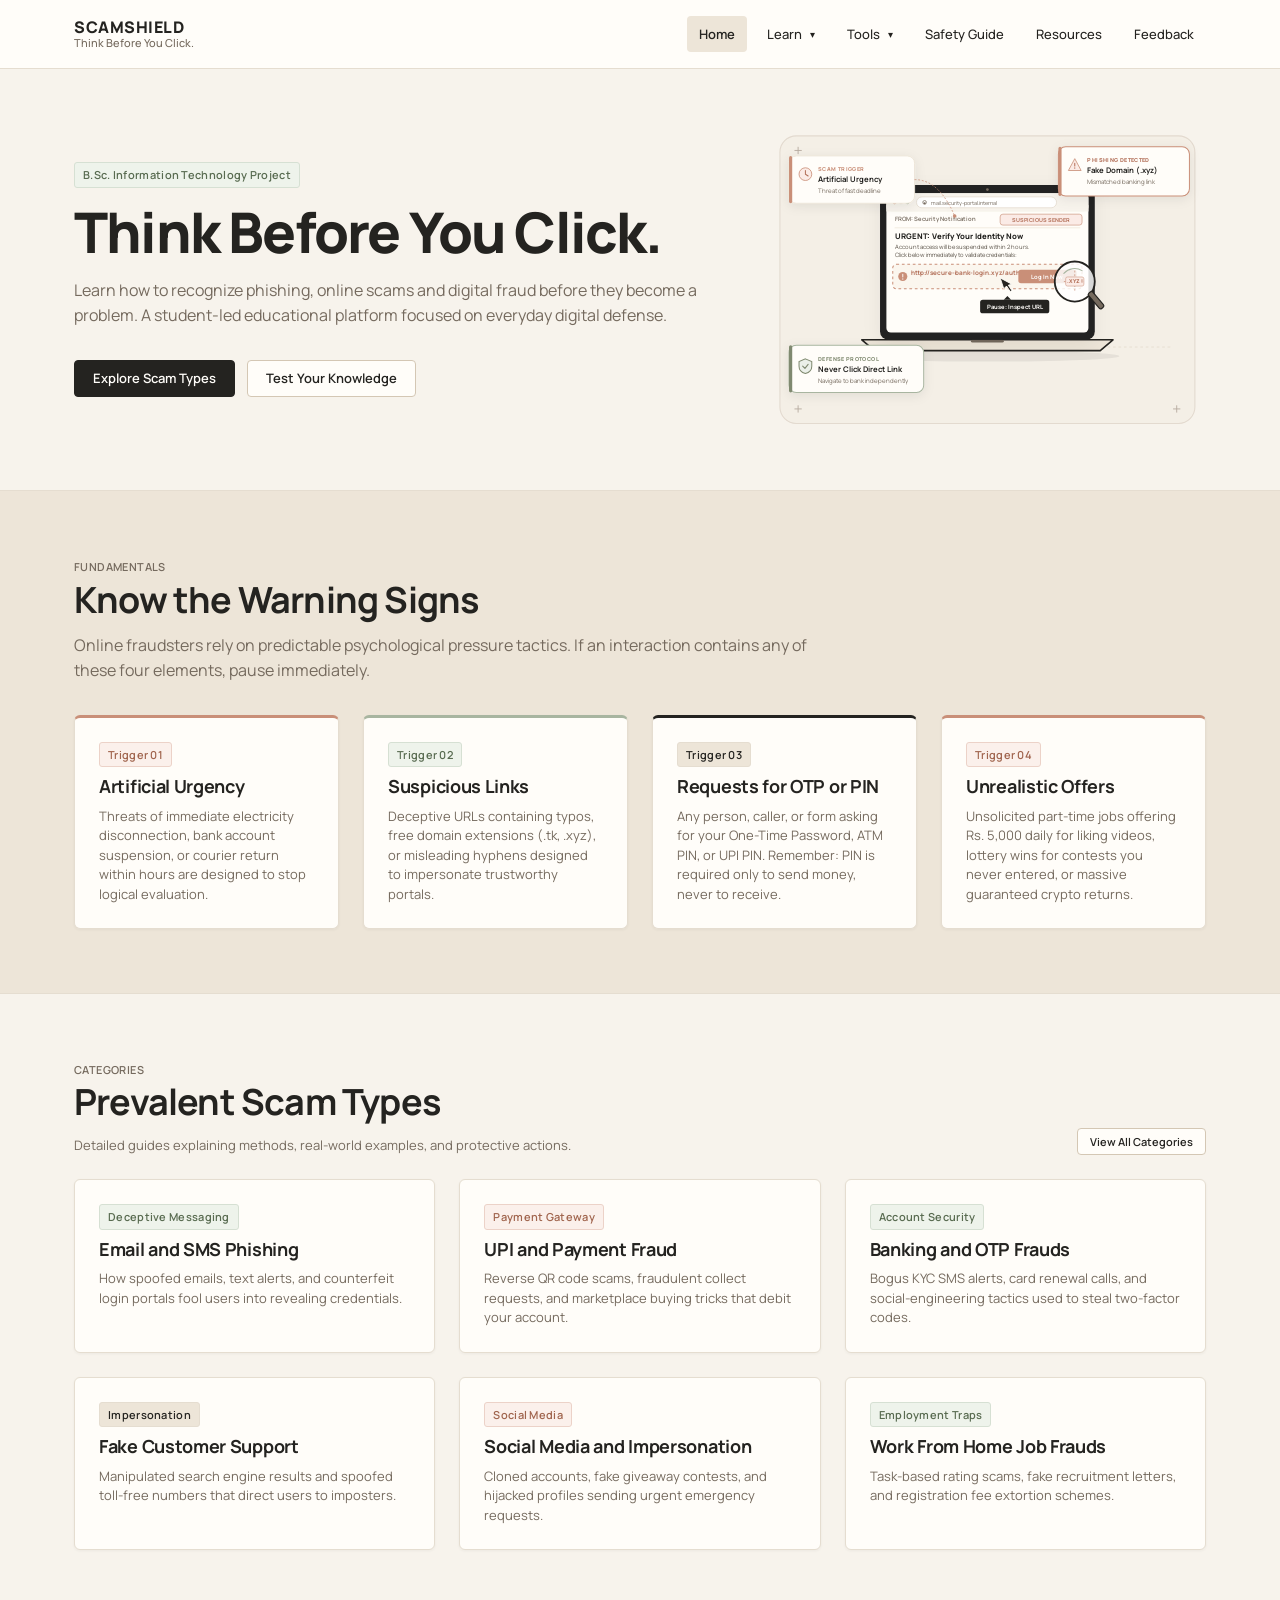
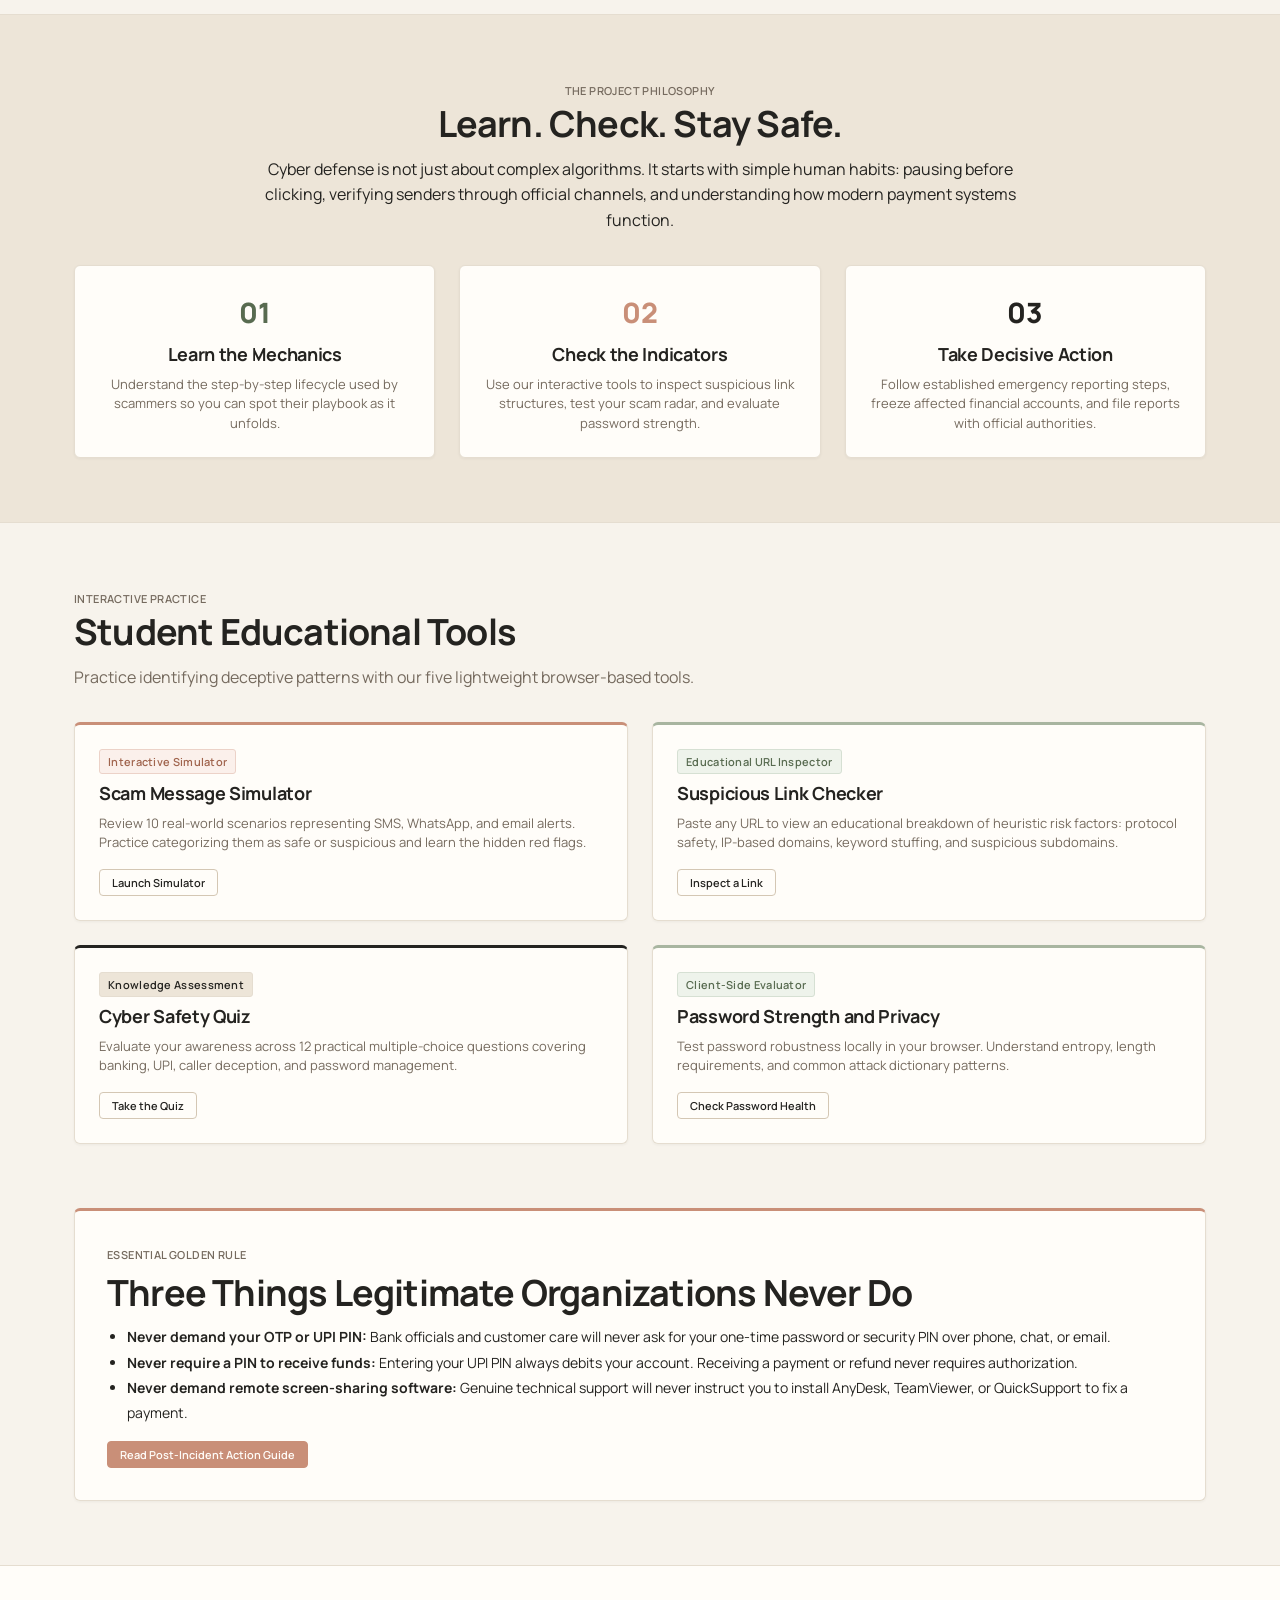
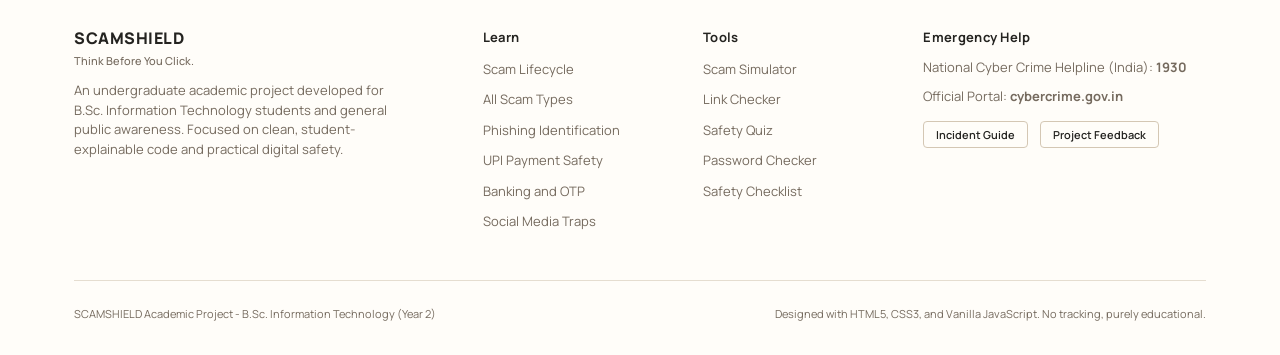
<file: index.html>
<!DOCTYPE html>
<html lang="en">
<head>
  <meta charset="UTF-8">
  <meta name="viewport" content="width=device-width, initial-scale=1.0">
  <title>SCAMSHIELD | Phishing, Scam and Fraud Detection Awareness</title>
  <meta name="description" content="An educational awareness website designed to help everyday citizens identify phishing attacks, UPI payment fraud, and digital deceptive traps.">
  <link rel="preconnect" href="https://fonts.googleapis.com">
  <link rel="preconnect" href="https://fonts.gstatic.com" crossorigin>
  <link href="https://fonts.googleapis.com/css2?family=Manrope:wght@400;500;600;700;800&display=swap" rel="stylesheet">
  <link rel="stylesheet" href="css/style.css">
</head>
<body>

  <!-- Top Navigation Header -->
  <header class="site-header">
    <div class="container">
      <nav class="navbar" aria-label="Main Navigation">
        <a href="index.html" class="brand">
          <span class="brand-name">SCAMSHIELD</span>
          <span class="brand-tagline">Think Before You Click.</span>
        </a>

        <button class="nav-toggle" id="navToggle" aria-label="Toggle navigation menu" aria-expanded="false">
          <span class="nav-toggle-bars" aria-hidden="true">
            <span class="bar"></span>
            <span class="bar"></span>
            <span class="bar"></span>
          </span>
          <span class="nav-toggle-label">Menu</span>
        </button>

        <ul class="nav-menu" id="navMenu">
          <li class="nav-item">
            <a href="index.html" class="nav-link">Home</a>
          </li>
          <li class="nav-item dropdown">
            <a href="about.html" class="nav-link">Learn <span class="dropdown-arrow">&#9662;</span></a>
            <ul class="dropdown-menu">
              <li class="dropdown-item"><a href="about.html">About Fraud Lifecycle</a></li>
              <li class="dropdown-item"><a href="scams.html">Common Scam Types</a></li>
              <li class="dropdown-item"><a href="phishing.html">Phishing Awareness</a></li>
              <li class="dropdown-item"><a href="upi-scams.html">UPI and Payment Scams</a></li>
              <li class="dropdown-item"><a href="banking-scams.html">Banking and OTP Frauds</a></li>
              <li class="dropdown-item"><a href="social-media-scams.html">Social Media Traps</a></li>
            </ul>
          </li>
          <li class="nav-item dropdown">
            <a href="simulator.html" class="nav-link">Tools <span class="dropdown-arrow">&#9662;</span></a>
            <ul class="dropdown-menu">
              <li class="dropdown-item"><a href="simulator.html">Scam Simulator</a></li>
              <li class="dropdown-item"><a href="link-checker.html">Suspicious Link Checker</a></li>
              <li class="dropdown-item"><a href="quiz.html">Cyber Safety Quiz</a></li>
              <li class="dropdown-item"><a href="password-safety.html">Password Strength Checker</a></li>
              <li class="dropdown-item"><a href="checklist.html">Interactive Safety Checklist</a></li>
            </ul>
          </li>
          <li class="nav-item">
            <a href="after-scam.html" class="nav-link">Safety Guide</a>
          </li>
          <li class="nav-item">
            <a href="resources.html" class="nav-link">Resources</a>
          </li>
          <li class="nav-item">
            <a href="feedback.html" class="nav-link">Feedback</a>
          </li>
        </ul>
      </nav>
    </div>
  </header>
  <div class="nav-backdrop" id="navBackdrop"></div>

  <!-- Hero Section -->
  <main>
    <section class="section" style="padding-top: 56px; padding-bottom: 56px;">
      <div class="container">
        <div class="hero-layout">
          <div>
            <span class="tag tag-sage" style="margin-bottom: 14px;">B.Sc. Information Technology Project</span>
            <h1 class="hero-title">Think Before You Click.</h1>
            <p class="section-subtitle">
              Learn how to recognize phishing, online scams and digital fraud before they become a problem. A student-led educational platform focused on everyday digital defense.
            </p>
            <div class="btn-group">
              <a href="scams.html" class="btn btn-primary">Explore Scam Types</a>
              <a href="quiz.html" class="btn btn-secondary">Test Your Knowledge</a>
            </div>
          </div>

          <!-- Editorial Cybersecurity Awareness Illustration -->
          <div class="hero-visual">
            <svg viewBox="0 0 480 340" fill="none" xmlns="http://www.w3.org/2000/svg" role="img" aria-label="Educational phishing detection illustration showing a suspicious message being analyzed">
              <defs>
                <filter id="heroDropShadow" x="-10%" y="-10%" width="125%" height="130%" filterUnits="userSpaceOnUse">
                  <feDropShadow dx="0" dy="6" stdDeviation="10" flood-color="#242320" flood-opacity="0.06"/>
                </filter>
                <filter id="heroBadgeShadow" x="-15%" y="-15%" width="130%" height="135%" filterUnits="userSpaceOnUse">
                  <feDropShadow dx="0" dy="3" stdDeviation="6" flood-color="#242320" flood-opacity="0.08"/>
                </filter>
              </defs>

              <!-- Soft Warm Editorial Backdrop -->
              <rect x="12" y="12" width="456" height="316" rx="18" fill="#F4EFE6" stroke="#E3DACF" stroke-width="1.2"/>
              <!-- Editorial crosshair corner marks -->
              <path d="M28 28H36M32 24V32" stroke="#B8ACA0" stroke-width="1"/>
              <path d="M444 28H452M448 24V32" stroke="#B8ACA0" stroke-width="1"/>
              <path d="M28 312H36M32 308V316" stroke="#B8ACA0" stroke-width="1"/>
              <path d="M444 312H452M448 308V316" stroke="#B8ACA0" stroke-width="1"/>
              <line x1="36" y1="244" x2="444" y2="244" stroke="#E5DDD0" stroke-width="1" stroke-dasharray="3 3"/>

              <!-- Central Laptop Base & Shadow -->
              <ellipse cx="240" cy="254" rx="145" ry="6" fill="#242320" fill-opacity="0.07"/>
              <path d="M102 236H378L364 248H116L102 236Z" fill="#EDE5D8" stroke="#242320" stroke-width="1.8" stroke-linejoin="round"/>
              <rect x="222" y="236" width="36" height="3" rx="1.5" fill="#756A5E"/>

              <!-- Central Laptop Screen -->
              <rect x="122" y="66" width="236" height="170" rx="9" fill="#242320" filter="url(#heroDropShadow)"/>
              <circle cx="240" cy="71" r="1.5" fill="#756A5E"/>
              <rect x="129" y="75" width="222" height="153" rx="5" fill="#FFFDF9"/>

              <!-- Browser / Client Window Titlebar -->
              <rect x="129" y="75" width="222" height="20" rx="5" fill="#F7F3EC"/>
              <rect x="129" y="88" width="222" height="7" fill="#F7F3EC"/>
              <circle cx="138" cy="85" r="2.2" fill="#C98F78"/>
              <circle cx="145" cy="85" r="2.2" fill="#E2D9CC"/>
              <circle cx="152" cy="85" r="2.2" fill="#A8B5A0"/>
              <!-- Internal address bar -->
              <rect x="162" y="79" width="154" height="12" rx="6" fill="#FFFFFF" stroke="#E2D9CC" stroke-width="0.8"/>
              <circle cx="171" cy="85" r="2" fill="none" stroke="#756A5E" stroke-width="0.8"/>
              <rect x="170" y="85" width="2" height="2" fill="#756A5E"/>
              <text x="178" y="88" font-family="Manrope, sans-serif" font-size="6" fill="#756A5E">mail.security-portal.internal</text>

              <!-- Deceptive Email Message Header -->
              <text x="138" y="105" font-family="Manrope, sans-serif" font-size="6.5" font-weight="600" fill="#756A5E">FROM: Security Notification</text>
              <rect x="254" y="98" width="90" height="12" rx="3" fill="#FBEBE6" stroke="#C98F78" stroke-width="0.7"/>
              <text x="299" y="106.5" font-family="Manrope, sans-serif" font-size="6" font-weight="700" fill="#B26E57" text-anchor="middle">SUSPICIOUS SENDER</text>
              <line x1="138" y1="113" x2="342" y2="113" stroke="#EDE5D8" stroke-width="0.8"/>

              <!-- Urgent Message Headline & Psychological Pressure -->
              <text x="138" y="125" font-family="Manrope, sans-serif" font-size="8.5" font-weight="800" fill="#242320">URGENT: Verify Your Identity Now</text>
              <text x="138" y="136" font-family="Manrope, sans-serif" font-size="6.5" fill="#5A5248">Account access will be suspended within 2 hours.</text>
              <text x="138" y="145" font-family="Manrope, sans-serif" font-size="6.5" fill="#5A5248">Click below immediately to validate credentials:</text>

              <!-- Suspicious Link Box (Flagged) -->
              <rect x="136" y="153" width="208" height="27" rx="4" fill="#FBF6EE" stroke="#C98F78" stroke-width="1.1" stroke-dasharray="3 3"/>
              <circle cx="147" cy="166.5" r="5" fill="#C98F78"/>
              <path d="M147 164V167M147 169V169.5" stroke="#FFFFFF" stroke-width="1" stroke-linecap="round"/>
              <text x="156" y="165" font-family="Manrope, sans-serif" font-size="7" font-weight="700" fill="#B26E57">http://secure-bank-login.xyz/auth</text>
              <!-- Deceptive CTA Button -->
              <rect x="274" y="159" width="64" height="15" rx="3" fill="#C98F78"/>
              <text x="306" y="169.5" font-family="Manrope, sans-serif" font-size="6.5" font-weight="700" fill="#FFFFFF" text-anchor="middle">Log In Now</text>

              <!-- The "Think Before You Click" Hesitation & Inspection Indicator -->
              <g transform="translate(254, 168)">
                <path d="M0 0L4 12L7 9L11 15L13 14L9 8L13 7L0 0Z" fill="#242320" stroke="#FFFDF9" stroke-width="1"/>
              </g>
              <g transform="translate(232, 192)">
                <rect x="0" y="0" width="76" height="15" rx="3" fill="#242320"/>
                <polygon points="26,0 30,-4 34,0" fill="#242320"/>
                <text x="38" y="10.5" font-family="Manrope, sans-serif" font-size="6.5" font-weight="700" fill="#FFFDF9" text-anchor="middle">Pause: Inspect URL</text>
              </g>

              <!-- Magnifying Glass Inspecting the Suspicious Domain -->
              <g transform="translate(20, 0)">
                <circle cx="316" cy="172" r="22" fill="#FFFFFF" fill-opacity="0.82" stroke="#242320" stroke-width="2"/>
                <path d="M304 163 A16 16 0 0 1 324 160" stroke="#A8B5A0" stroke-width="1.2" stroke-linecap="round"/>
                <rect x="330" y="186" width="6" height="22" rx="2" transform="rotate(-40 330 186)" fill="#756A5E" stroke="#242320" stroke-width="1.3"/>
                <line x1="316" y1="160" x2="316" y2="184" stroke="#C98F78" stroke-width="0.8" stroke-dasharray="2 2"/>
                <line x1="304" y1="172" x2="328" y2="172" stroke="#C98F78" stroke-width="0.8" stroke-dasharray="2 2"/>
                <rect x="306" y="167" width="20" height="10" rx="2" fill="#FBEBE6" stroke="#C98F78" stroke-width="0.6"/>
                <text x="316" y="174" font-family="Manrope, sans-serif" font-size="5.8" font-weight="800" fill="#B26E57" text-anchor="middle">.XYZ !</text>
              </g>

              <!-- Floating Card 1: Psychological Urgency Tactic (Top Left) -->
              <g class="hero-float-1" transform="translate(22, 34)" filter="url(#heroBadgeShadow)">
                <rect width="138" height="52" rx="8" fill="#FFFDF9" stroke="#EDE5D8" stroke-width="1"/>
                <rect x="0" y="0" width="3.5" height="52" rx="2" fill="#C98F78"/>
                <circle cx="18" cy="20" r="7" fill="#FBEBE6" stroke="#C98F78" stroke-width="0.9"/>
                <path d="M18 16V20L21 22" stroke="#B26E57" stroke-width="1.1" stroke-linecap="round"/>
                <text x="32" y="17" font-family="Manrope, sans-serif" font-size="6" font-weight="800" fill="#C98F78" letter-spacing="0.4">SCAM TRIGGER</text>
                <text x="32" y="29" font-family="Manrope, sans-serif" font-size="8.5" font-weight="700" fill="#242320">Artificial Urgency</text>
                <text x="32" y="41" font-family="Manrope, sans-serif" font-size="6.8" fill="#756A5E">Threat of fast deadline</text>
                <path d="M138 26 Q165 26 182 66" stroke="#C98F78" stroke-width="0.9" stroke-dasharray="2 2" fill="none"/>
                <circle cx="182" cy="66" r="2" fill="#C98F78"/>
              </g>

              <!-- Floating Card 2: Phishing Link Detected (Top Right) -->
              <g class="hero-float-2" transform="translate(318, 24)" filter="url(#heroBadgeShadow)">
                <rect width="144" height="54" rx="8" fill="#FFFDF9" stroke="#C98F78" stroke-width="1.1"/>
                <rect x="0" y="0" width="3.5" height="54" rx="2" fill="#C98F78"/>
                <polygon points="18,13 11,26 25,26" fill="#FBEBE6" stroke="#C98F78" stroke-width="0.9"/>
                <path d="M18 18V21M18 23V23.5" stroke="#B26E57" stroke-width="1.1" stroke-linecap="round"/>
                <text x="32" y="17" font-family="Manrope, sans-serif" font-size="6" font-weight="800" fill="#B26E57" letter-spacing="0.4">PHISHING DETECTED</text>
                <text x="32" y="29" font-family="Manrope, sans-serif" font-size="8.5" font-weight="700" fill="#242320">Fake Domain (.xyz)</text>
                <text x="32" y="41" font-family="Manrope, sans-serif" font-size="6.8" fill="#756A5E">Mismatched banking link</text>
                <path d="M318 40 Q290 55 265 95" stroke="#C98F78" stroke-width="0.9" stroke-dasharray="2 2" fill="none"/>
                <circle cx="265" cy="95" r="2" fill="#C98F78"/>
              </g>

              <!-- Floating Card 3: Defense Protocol (Bottom Left) -->
              <g class="hero-float-3" transform="translate(22, 242)" filter="url(#heroBadgeShadow)">
                <rect width="148" height="52" rx="8" fill="#FFFDF9" stroke="#A8B5A0" stroke-width="1.1"/>
                <rect x="0" y="0" width="3.5" height="52" rx="2" fill="#7F896F"/>
                <path d="M18 15L25 18V23C25 27 22 30 18 31C14 30 11 27 11 23V18L18 15Z" fill="#EBF0E9" stroke="#7F896F" stroke-width="1.1"/>
                <path d="M15 23L17.5 25.5L21 21" stroke="#7F896F" stroke-width="1.2" stroke-linecap="round" stroke-linejoin="round"/>
                <text x="32" y="17" font-family="Manrope, sans-serif" font-size="6" font-weight="800" fill="#7F896F" letter-spacing="0.4">DEFENSE PROTOCOL</text>
                <text x="32" y="29" font-family="Manrope, sans-serif" font-size="8.5" font-weight="700" fill="#242320">Never Click Direct Link</text>
                <text x="32" y="41" font-family="Manrope, sans-serif" font-size="6.8" fill="#756A5E">Navigate to bank independently</text>
              </g>
            </svg>
          </div>
        </div>
      </div>
    </section>

    <!-- Section 1: Know the Warning Signs -->
    <section class="section section-alt">
      <div class="container">
        <span class="meta-label">Fundamentals</span>
        <h2 class="section-title">Know the Warning Signs</h2>
        <p class="section-subtitle">
          Online fraudsters rely on predictable psychological pressure tactics. If an interaction contains any of these four elements, pause immediately.
        </p>

        <div class="grid grid-4">
          <div class="card card-accent-terracotta">
            <span class="tag tag-terracotta" style="margin-bottom: 8px;">Trigger 01</span>
            <h3 class="card-title">Artificial Urgency</h3>
            <p class="body-secondary">
              Threats of immediate electricity disconnection, bank account suspension, or courier return within hours are designed to stop logical evaluation.
            </p>
          </div>

          <div class="card card-accent-sage">
            <span class="tag tag-sage" style="margin-bottom: 8px;">Trigger 02</span>
            <h3 class="card-title">Suspicious Links</h3>
            <p class="body-secondary">
              Deceptive URLs containing typos, free domain extensions (.tk, .xyz), or misleading hyphens designed to impersonate trustworthy portals.
            </p>
          </div>

          <div class="card card-accent-charcoal">
            <span class="tag" style="margin-bottom: 8px;">Trigger 03</span>
            <h3 class="card-title">Requests for OTP or PIN</h3>
            <p class="body-secondary">
              Any person, caller, or form asking for your One-Time Password, ATM PIN, or UPI PIN. Remember: PIN is required only to send money, never to receive.
            </p>
          </div>

          <div class="card card-accent-terracotta">
            <span class="tag tag-terracotta" style="margin-bottom: 8px;">Trigger 04</span>
            <h3 class="card-title">Unrealistic Offers</h3>
            <p class="body-secondary">
              Unsolicited part-time jobs offering Rs. 5,000 daily for liking videos, lottery wins for contests you never entered, or massive guaranteed crypto returns.
            </p>
          </div>
        </div>
      </div>
    </section>

    <!-- Section 2: Common Scams -->
    <section class="section">
      <div class="container">
        <div style="display: flex; justify-content: space-between; align-items: flex-end; margin-bottom: 24px; flex-wrap: wrap; gap: 12px;">
          <div>
            <span class="meta-label">Categories</span>
            <h2 class="section-title">Prevalent Scam Types</h2>
            <p class="body-secondary">Detailed guides explaining methods, real-world examples, and protective actions.</p>
          </div>
          <a href="scams.html" class="btn btn-secondary btn-sm">View All Categories</a>
        </div>

        <div class="grid grid-3">
          <a href="phishing.html" class="card card-clickable">
            <span class="tag tag-sage" style="margin-bottom: 8px;">Deceptive Messaging</span>
            <h3 class="card-title">Email and SMS Phishing</h3>
            <p class="body-secondary">
              How spoofed emails, text alerts, and counterfeit login portals fool users into revealing credentials.
            </p>
          </a>

          <a href="upi-scams.html" class="card card-clickable">
            <span class="tag tag-terracotta" style="margin-bottom: 8px;">Payment Gateway</span>
            <h3 class="card-title">UPI and Payment Fraud</h3>
            <p class="body-secondary">
              Reverse QR code scams, fraudulent collect requests, and marketplace buying tricks that debit your account.
            </p>
          </a>

          <a href="banking-scams.html" class="card card-clickable">
            <span class="tag tag-sage" style="margin-bottom: 8px;">Account Security</span>
            <h3 class="card-title">Banking and OTP Frauds</h3>
            <p class="body-secondary">
              Bogus KYC SMS alerts, card renewal calls, and social-engineering tactics used to steal two-factor codes.
            </p>
          </a>

          <a href="scams.html" class="card card-clickable">
            <span class="tag" style="margin-bottom: 8px;">Impersonation</span>
            <h3 class="card-title">Fake Customer Support</h3>
            <p class="body-secondary">
              Manipulated search engine results and spoofed toll-free numbers that direct users to imposters.
            </p>
          </a>

          <a href="social-media-scams.html" class="card card-clickable">
            <span class="tag tag-terracotta" style="margin-bottom: 8px;">Social Media</span>
            <h3 class="card-title">Social Media and Impersonation</h3>
            <p class="body-secondary">
              Cloned accounts, fake giveaway contests, and hijacked profiles sending urgent emergency requests.
            </p>
          </a>

          <a href="scams.html" class="card card-clickable">
            <span class="tag tag-sage" style="margin-bottom: 8px;">Employment Traps</span>
            <h3 class="card-title">Work From Home Job Frauds</h3>
            <p class="body-secondary">
              Task-based rating scams, fake recruitment letters, and registration fee extortion schemes.
            </p>
          </a>
        </div>
      </div>
    </section>

    <!-- Section 3: Learn. Check. Stay Safe. -->
    <section class="section section-alt">
      <div class="container">
        <div style="max-width: 760px; margin: 0 auto; text-align: center;">
          <span class="meta-label">The Project Philosophy</span>
          <h2 class="section-title">Learn. Check. Stay Safe.</h2>
          <p class="body-large" style="margin-bottom: 24px;">
            Cyber defense is not just about complex algorithms. It starts with simple human habits: pausing before clicking, verifying senders through official channels, and understanding how modern payment systems function.
          </p>
        </div>

        <div class="grid grid-3" style="margin-top: 32px;">
          <div class="card" style="text-align: center;">
            <div style="font-size: 28px; font-weight: 800; color: var(--color-sage-dark); margin-bottom: 8px;">01</div>
            <h3 class="card-title">Learn the Mechanics</h3>
            <p class="body-secondary">
              Understand the step-by-step lifecycle used by scammers so you can spot their playbook as it unfolds.
            </p>
          </div>

          <div class="card" style="text-align: center;">
            <div style="font-size: 28px; font-weight: 800; color: var(--color-terracotta); margin-bottom: 8px;">02</div>
            <h3 class="card-title">Check the Indicators</h3>
            <p class="body-secondary">
              Use our interactive tools to inspect suspicious link structures, test your scam radar, and evaluate password strength.
            </p>
          </div>

          <div class="card" style="text-align: center;">
            <div style="font-size: 28px; font-weight: 800; color: var(--color-charcoal); margin-bottom: 8px;">03</div>
            <h3 class="card-title">Take Decisive Action</h3>
            <p class="body-secondary">
              Follow established emergency reporting steps, freeze affected financial accounts, and file reports with official authorities.
            </p>
          </div>
        </div>
      </div>
    </section>

    <!-- Section 4: Interactive Tools Preview -->
    <section class="section">
      <div class="container">
        <span class="meta-label">Interactive Practice</span>
        <h2 class="section-title">Student Educational Tools</h2>
        <p class="section-subtitle">
          Practice identifying deceptive patterns with our five lightweight browser-based tools.
        </p>

        <div class="grid grid-2">
          <div class="card card-accent-terracotta">
            <span class="tag tag-terracotta" style="margin-bottom: 8px;">Interactive Simulator</span>
            <h3 class="card-title">Scam Message Simulator</h3>
            <p class="body-secondary" style="margin-bottom: 16px;">
              Review 10 real-world scenarios representing SMS, WhatsApp, and email alerts. Practice categorizing them as safe or suspicious and learn the hidden red flags.
            </p>
            <a href="simulator.html" class="btn btn-secondary btn-sm">Launch Simulator</a>
          </div>

          <div class="card card-accent-sage">
            <span class="tag tag-sage" style="margin-bottom: 8px;">Educational URL Inspector</span>
            <h3 class="card-title">Suspicious Link Checker</h3>
            <p class="body-secondary" style="margin-bottom: 16px;">
              Paste any URL to view an educational breakdown of heuristic risk factors: protocol safety, IP-based domains, keyword stuffing, and suspicious subdomains.
            </p>
            <a href="link-checker.html" class="btn btn-secondary btn-sm">Inspect a Link</a>
          </div>

          <div class="card card-accent-charcoal">
            <span class="tag" style="margin-bottom: 8px;">Knowledge Assessment</span>
            <h3 class="card-title">Cyber Safety Quiz</h3>
            <p class="body-secondary" style="margin-bottom: 16px;">
              Evaluate your awareness across 12 practical multiple-choice questions covering banking, UPI, caller deception, and password management.
            </p>
            <a href="quiz.html" class="btn btn-secondary btn-sm">Take the Quiz</a>
          </div>

          <div class="card card-accent-sage">
            <span class="tag tag-sage" style="margin-bottom: 8px;">Client-Side Evaluator</span>
            <h3 class="card-title">Password Strength and Privacy</h3>
            <p class="body-secondary" style="margin-bottom: 16px;">
              Test password robustness locally in your browser. Understand entropy, length requirements, and common attack dictionary patterns.
            </p>
            <a href="password-safety.html" class="btn btn-secondary btn-sm">Check Password Health</a>
          </div>
        </div>
      </div>
    </section>

    <!-- Section 5: Golden Rules Summary -->
    <section class="section" style="padding-top: 0;">
      <div class="container">
        <div class="card card-accent-terracotta" style="background-color: var(--color-white); padding: 32px;">
          <span class="meta-label">Essential Golden Rule</span>
          <h3 class="section-title" style="margin-top: 6px; margin-bottom: 10px;">Three Things Legitimate Organizations Never Do</h3>
          <ul style="padding-left: 20px; line-height: 1.8; color: var(--color-charcoal); margin-bottom: 16px;">
            <li><strong>Never demand your OTP or UPI PIN:</strong> Bank officials and customer care will never ask for your one-time password or security PIN over phone, chat, or email.</li>
            <li><strong>Never require a PIN to receive funds:</strong> Entering your UPI PIN always debits your account. Receiving a payment or refund never requires authorization.</li>
            <li><strong>Never demand remote screen-sharing software:</strong> Genuine technical support will never instruct you to install AnyDesk, TeamViewer, or QuickSupport to fix a payment.</li>
          </ul>
          <a href="after-scam.html" class="btn btn-terracotta btn-sm">Read Post-Incident Action Guide</a>
        </div>
      </div>
    </section>
  </main>

  <!-- Site Footer -->
  <footer class="site-footer">
    <div class="container">
      <div class="footer-grid">
        <div class="footer-brand">
          <h4 class="brand-name" style="margin-bottom: 6px;">SCAMSHIELD</h4>
          <p class="brand-tagline" style="margin-bottom: 14px;">Think Before You Click.</p>
          <p class="body-secondary">
            An undergraduate academic project developed for B.Sc. Information Technology students and general public awareness. Focused on clean, student-explainable code and practical digital safety.
          </p>
        </div>

        <div>
          <h5 class="footer-title">Learn</h5>
          <ul class="footer-links">
            <li><a href="about.html">Scam Lifecycle</a></li>
            <li><a href="scams.html">All Scam Types</a></li>
            <li><a href="phishing.html">Phishing Identification</a></li>
            <li><a href="upi-scams.html">UPI Payment Safety</a></li>
            <li><a href="banking-scams.html">Banking and OTP</a></li>
            <li><a href="social-media-scams.html">Social Media Traps</a></li>
          </ul>
        </div>

        <div>
          <h5 class="footer-title">Tools</h5>
          <ul class="footer-links">
            <li><a href="simulator.html">Scam Simulator</a></li>
            <li><a href="link-checker.html">Link Checker</a></li>
            <li><a href="quiz.html">Safety Quiz</a></li>
            <li><a href="password-safety.html">Password Checker</a></li>
            <li><a href="checklist.html">Safety Checklist</a></li>
          </ul>
        </div>

        <div>
          <h5 class="footer-title">Emergency Help</h5>
          <p class="body-secondary" style="margin-bottom: 10px;">
            National Cyber Crime Helpline (India): <strong>1930</strong>
          </p>
          <p class="body-secondary" style="margin-bottom: 14px;">
            Official Portal: <strong>cybercrime.gov.in</strong>
          </p>
          <div class="btn-group">
            <a href="after-scam.html" class="btn btn-secondary btn-sm">Incident Guide</a>
            <a href="feedback.html" class="btn btn-secondary btn-sm">Project Feedback</a>
          </div>
        </div>
      </div>

      <div class="footer-bottom">
        <div>SCAMSHIELD Academic Project - B.Sc. Information Technology (Year 2)</div>
        <div>Designed with HTML5, CSS3, and Vanilla JavaScript. No tracking, purely educational.</div>
      </div>
    </div>
  </footer>

  <script src="js/script.js"></script>
</body>
</html>
</file>
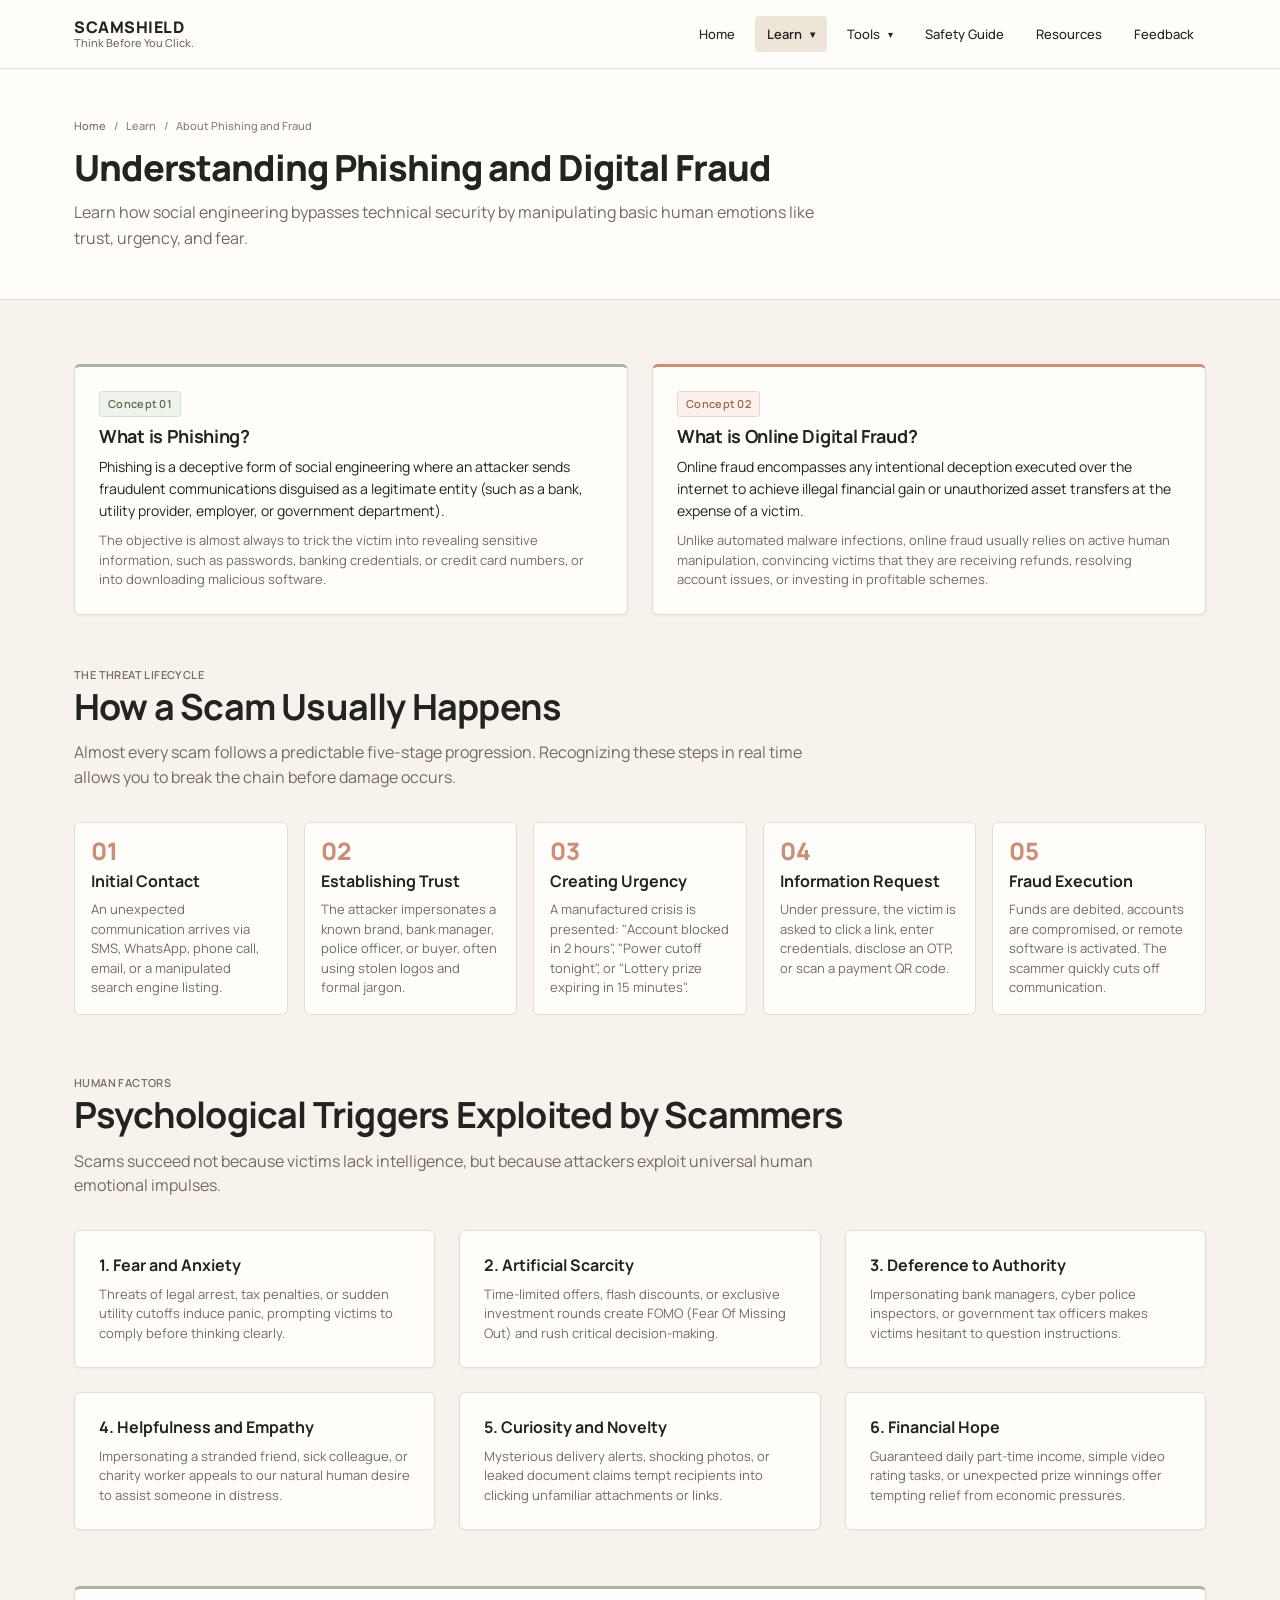
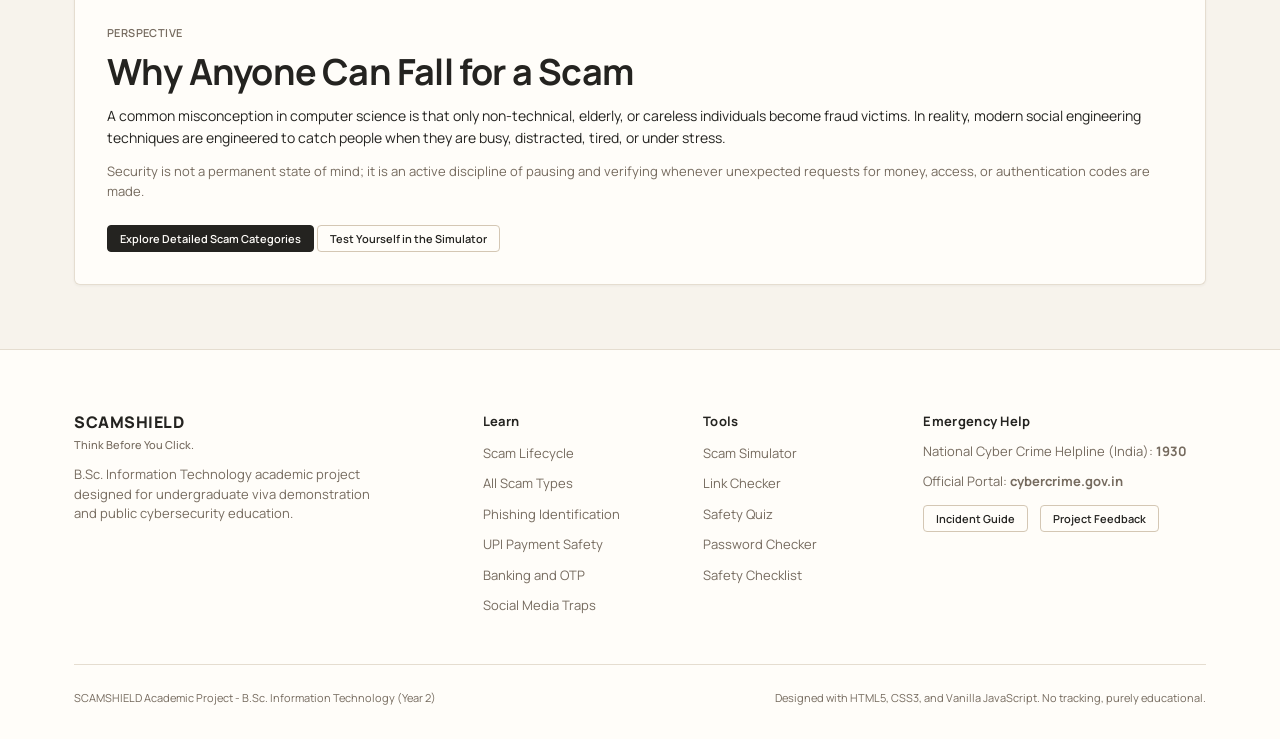
<file: about.html>
<!DOCTYPE html>
<html lang="en">
<head>
  <meta charset="UTF-8">
  <meta name="viewport" content="width=device-width, initial-scale=1.0">
  <title>About Phishing and Fraud | SCAMSHIELD</title>
  <meta name="description" content="Understand what phishing and digital fraud are, how social engineering manipulates human psychology, and the 5-step lifecycle of online scams.">
  <link rel="preconnect" href="https://fonts.googleapis.com">
  <link rel="preconnect" href="https://fonts.gstatic.com" crossorigin>
  <link href="https://fonts.googleapis.com/css2?family=Manrope:wght@400;500;600;700;800&display=swap" rel="stylesheet">
  <link rel="stylesheet" href="css/style.css">
</head>
<body>

  <!-- Navigation Header -->
  <header class="site-header">
    <div class="container">
      <nav class="navbar" aria-label="Main Navigation">
        <a href="index.html" class="brand">
          <span class="brand-name">SCAMSHIELD</span>
          <span class="brand-tagline">Think Before You Click.</span>
        </a>

        <button class="nav-toggle" id="navToggle" aria-label="Toggle navigation menu" aria-expanded="false">
          <span class="nav-toggle-bars" aria-hidden="true">
            <span class="bar"></span>
            <span class="bar"></span>
            <span class="bar"></span>
          </span>
          <span class="nav-toggle-label">Menu</span>
        </button>

        <ul class="nav-menu" id="navMenu">
          <li class="nav-item">
            <a href="index.html" class="nav-link">Home</a>
          </li>
          <li class="nav-item dropdown">
            <a href="about.html" class="nav-link active">Learn <span class="dropdown-arrow">&#9662;</span></a>
            <ul class="dropdown-menu">
              <li class="dropdown-item"><a href="about.html">About Fraud Lifecycle</a></li>
              <li class="dropdown-item"><a href="scams.html">Common Scam Types</a></li>
              <li class="dropdown-item"><a href="phishing.html">Phishing Awareness</a></li>
              <li class="dropdown-item"><a href="upi-scams.html">UPI and Payment Scams</a></li>
              <li class="dropdown-item"><a href="banking-scams.html">Banking and OTP Frauds</a></li>
              <li class="dropdown-item"><a href="social-media-scams.html">Social Media Traps</a></li>
            </ul>
          </li>
          <li class="nav-item dropdown">
            <a href="simulator.html" class="nav-link">Tools <span class="dropdown-arrow">&#9662;</span></a>
            <ul class="dropdown-menu">
              <li class="dropdown-item"><a href="simulator.html">Scam Simulator</a></li>
              <li class="dropdown-item"><a href="link-checker.html">Suspicious Link Checker</a></li>
              <li class="dropdown-item"><a href="quiz.html">Cyber Safety Quiz</a></li>
              <li class="dropdown-item"><a href="password-safety.html">Password Strength Checker</a></li>
              <li class="dropdown-item"><a href="checklist.html">Interactive Safety Checklist</a></li>
            </ul>
          </li>
          <li class="nav-item">
            <a href="after-scam.html" class="nav-link">Safety Guide</a>
          </li>
          <li class="nav-item">
            <a href="resources.html" class="nav-link">Resources</a>
          </li>
          <li class="nav-item">
            <a href="feedback.html" class="nav-link">Feedback</a>
          </li>
        </ul>
      </nav>
    </div>
  </header>
  <div class="nav-backdrop" id="navBackdrop"></div>

  <!-- Page Header -->
  <section class="page-header">
    <div class="container">
      <nav class="breadcrumbs">
        <a href="index.html">Home</a>
        <span>/</span>
        <span>Learn</span>
        <span>/</span>
        <span>About Phishing and Fraud</span>
      </nav>
      <h1 class="page-title">Understanding Phishing and Digital Fraud</h1>
      <p class="page-lead">
        Learn how social engineering bypasses technical security by manipulating basic human emotions like trust, urgency, and fear.
      </p>
    </div>
  </section>

  <!-- Main Content -->
  <main class="section">
    <div class="container">
      
      <!-- Definitions -->
      <div class="grid grid-2" style="margin-bottom: 48px;">
        <div class="card card-accent-sage">
          <span class="tag tag-sage" style="margin-bottom: 8px;">Concept 01</span>
          <h2 class="card-title">What is Phishing?</h2>
          <p class="body-normal">
            Phishing is a deceptive form of social engineering where an attacker sends fraudulent communications disguised as a legitimate entity (such as a bank, utility provider, employer, or government department).
          </p>
          <p class="body-secondary" style="margin-top: 10px;">
            The objective is almost always to trick the victim into revealing sensitive information, such as passwords, banking credentials, or credit card numbers, or into downloading malicious software.
          </p>
        </div>

        <div class="card card-accent-terracotta">
          <span class="tag tag-terracotta" style="margin-bottom: 8px;">Concept 02</span>
          <h2 class="card-title">What is Online Digital Fraud?</h2>
          <p class="body-normal">
            Online fraud encompasses any intentional deception executed over the internet to achieve illegal financial gain or unauthorized asset transfers at the expense of a victim.
          </p>
          <p class="body-secondary" style="margin-top: 10px;">
            Unlike automated malware infections, online fraud usually relies on active human manipulation, convincing victims that they are receiving refunds, resolving account issues, or investing in profitable schemes.
          </p>
        </div>
      </div>

      <!-- Process: How a Scam Usually Happens -->
      <div style="margin-bottom: 56px;">
        <span class="meta-label">The Threat Lifecycle</span>
        <h2 class="section-title">How a Scam Usually Happens</h2>
        <p class="section-subtitle">
          Almost every scam follows a predictable five-stage progression. Recognizing these steps in real time allows you to break the chain before damage occurs.
        </p>

        <div class="process-flow">
          <div class="process-step card-accent-charcoal">
            <div class="process-number">01</div>
            <h3 class="card-title-sm">Initial Contact</h3>
            <p class="body-secondary">
              An unexpected communication arrives via SMS, WhatsApp, phone call, email, or a manipulated search engine listing.
            </p>
          </div>

          <div class="process-step card-accent-sage">
            <div class="process-number">02</div>
            <h3 class="card-title-sm">Establishing Trust</h3>
            <p class="body-secondary">
              The attacker impersonates a known brand, bank manager, police officer, or buyer, often using stolen logos and formal jargon.
            </p>
          </div>

          <div class="process-step card-accent-terracotta">
            <div class="process-number">03</div>
            <h3 class="card-title-sm">Creating Urgency</h3>
            <p class="body-secondary">
              A manufactured crisis is presented: "Account blocked in 2 hours", "Power cutoff tonight", or "Lottery prize expiring in 15 minutes".
            </p>
          </div>

          <div class="process-step card-accent-charcoal">
            <div class="process-number">04</div>
            <h3 class="card-title-sm">Information Request</h3>
            <p class="body-secondary">
              Under pressure, the victim is asked to click a link, enter credentials, disclose an OTP, or scan a payment QR code.
            </p>
          </div>

          <div class="process-step card-accent-terracotta">
            <div class="process-number">05</div>
            <h3 class="card-title-sm">Fraud Execution</h3>
            <p class="body-secondary">
              Funds are debited, accounts are compromised, or remote software is activated. The scammer quickly cuts off communication.
            </p>
          </div>
        </div>
      </div>

      <!-- Psychological Triggers -->
      <div style="margin-bottom: 56px;">
        <span class="meta-label">Human Factors</span>
        <h2 class="section-title">Psychological Triggers Exploited by Scammers</h2>
        <p class="section-subtitle">
          Scams succeed not because victims lack intelligence, but because attackers exploit universal human emotional impulses.
        </p>

        <div class="grid grid-3">
          <div class="card">
            <h3 class="card-title-sm">1. Fear and Anxiety</h3>
            <p class="body-secondary">
              Threats of legal arrest, tax penalties, or sudden utility cutoffs induce panic, prompting victims to comply before thinking clearly.
            </p>
          </div>

          <div class="card">
            <h3 class="card-title-sm">2. Artificial Scarcity</h3>
            <p class="body-secondary">
              Time-limited offers, flash discounts, or exclusive investment rounds create FOMO (Fear Of Missing Out) and rush critical decision-making.
            </p>
          </div>

          <div class="card">
            <h3 class="card-title-sm">3. Deference to Authority</h3>
            <p class="body-secondary">
              Impersonating bank managers, cyber police inspectors, or government tax officers makes victims hesitant to question instructions.
            </p>
          </div>

          <div class="card">
            <h3 class="card-title-sm">4. Helpfulness and Empathy</h3>
            <p class="body-secondary">
              Impersonating a stranded friend, sick colleague, or charity worker appeals to our natural human desire to assist someone in distress.
            </p>
          </div>

          <div class="card">
            <h3 class="card-title-sm">5. Curiosity and Novelty</h3>
            <p class="body-secondary">
              Mysterious delivery alerts, shocking photos, or leaked document claims tempt recipients into clicking unfamiliar attachments or links.
            </p>
          </div>

          <div class="card">
            <h3 class="card-title-sm">6. Financial Hope</h3>
            <p class="body-secondary">
              Guaranteed daily part-time income, simple video rating tasks, or unexpected prize winnings offer tempting relief from economic pressures.
            </p>
          </div>
        </div>
      </div>

      <!-- Debunking Myths -->
      <div class="card card-accent-sage" style="background-color: var(--color-white); padding: 32px;">
        <span class="meta-label">Perspective</span>
        <h2 class="section-title" style="margin-top: 6px; margin-bottom: 12px;">Why Anyone Can Fall for a Scam</h2>
        <p class="body-normal" style="margin-bottom: 14px;">
          A common misconception in computer science is that only non-technical, elderly, or careless individuals become fraud victims. In reality, modern social engineering techniques are engineered to catch people when they are busy, distracted, tired, or under stress.
        </p>
        <p class="body-secondary">
          Security is not a permanent state of mind; it is an active discipline of pausing and verifying whenever unexpected requests for money, access, or authentication codes are made.
        </p>

        <div style="margin-top: 24px;">
          <a href="scams.html" class="btn btn-primary btn-sm">Explore Detailed Scam Categories</a>
          <a href="simulator.html" class="btn btn-secondary btn-sm">Test Yourself in the Simulator</a>
        </div>
      </div>

    </div>
  </main>

  <!-- Footer -->
  <footer class="site-footer">
    <div class="container">
      <div class="footer-grid">
        <div class="footer-brand">
          <h4 class="brand-name" style="margin-bottom: 6px;">SCAMSHIELD</h4>
          <p class="brand-tagline" style="margin-bottom: 14px;">Think Before You Click.</p>
          <p class="body-secondary">
            B.Sc. Information Technology academic project designed for undergraduate viva demonstration and public cybersecurity education.
          </p>
        </div>

        <div>
          <h5 class="footer-title">Learn</h5>
          <ul class="footer-links">
            <li><a href="about.html">Scam Lifecycle</a></li>
            <li><a href="scams.html">All Scam Types</a></li>
            <li><a href="phishing.html">Phishing Identification</a></li>
            <li><a href="upi-scams.html">UPI Payment Safety</a></li>
            <li><a href="banking-scams.html">Banking and OTP</a></li>
            <li><a href="social-media-scams.html">Social Media Traps</a></li>
          </ul>
        </div>

        <div>
          <h5 class="footer-title">Tools</h5>
          <ul class="footer-links">
            <li><a href="simulator.html">Scam Simulator</a></li>
            <li><a href="link-checker.html">Link Checker</a></li>
            <li><a href="quiz.html">Safety Quiz</a></li>
            <li><a href="password-safety.html">Password Checker</a></li>
            <li><a href="checklist.html">Safety Checklist</a></li>
          </ul>
        </div>

        <div>
          <h5 class="footer-title">Emergency Help</h5>
          <p class="body-secondary" style="margin-bottom: 10px;">
            National Cyber Crime Helpline (India): <strong>1930</strong>
          </p>
          <p class="body-secondary" style="margin-bottom: 14px;">
            Official Portal: <strong>cybercrime.gov.in</strong>
          </p>
          <div class="btn-group">
            <a href="after-scam.html" class="btn btn-secondary btn-sm">Incident Guide</a>
            <a href="feedback.html" class="btn btn-secondary btn-sm">Project Feedback</a>
          </div>
        </div>
      </div>

      <div class="footer-bottom">
        <div>SCAMSHIELD Academic Project - B.Sc. Information Technology (Year 2)</div>
        <div>Designed with HTML5, CSS3, and Vanilla JavaScript. No tracking, purely educational.</div>
      </div>
    </div>
  </footer>

  <script src="js/script.js"></script>
</body>
</html>
</file>
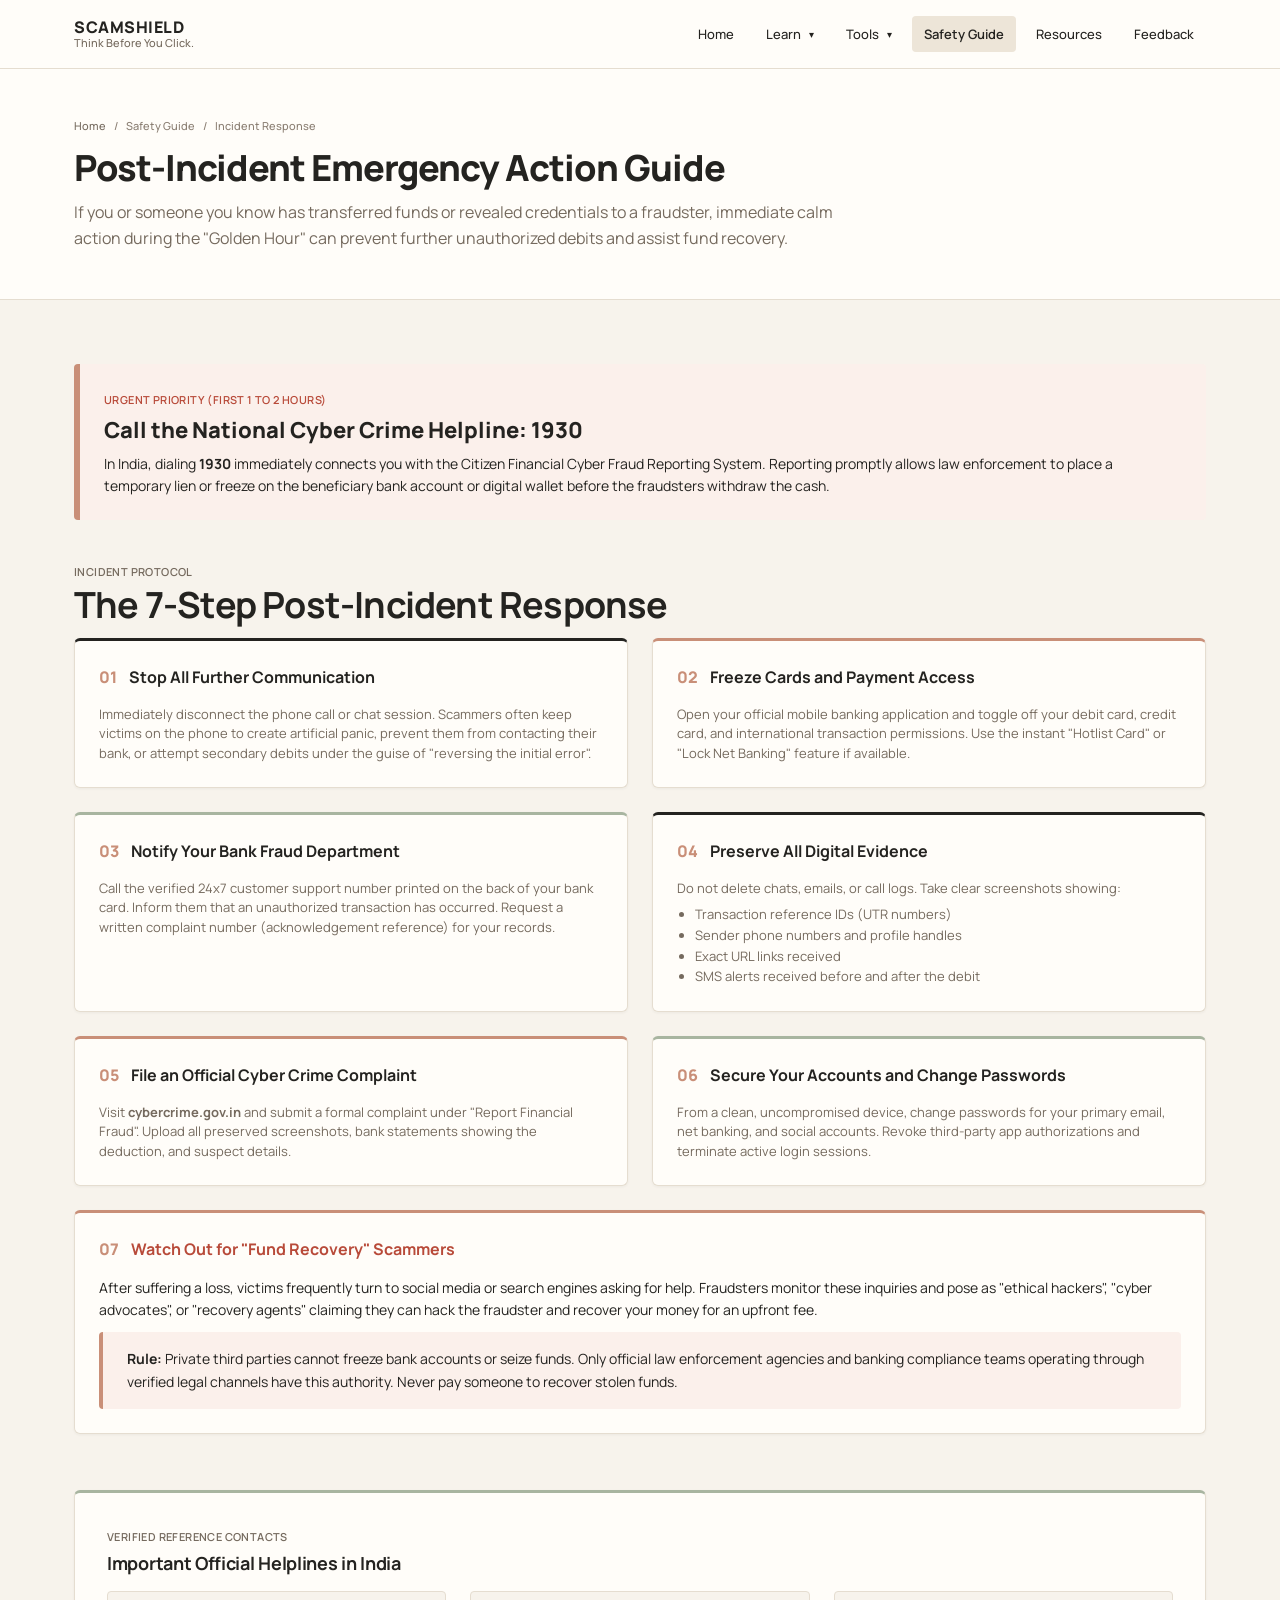
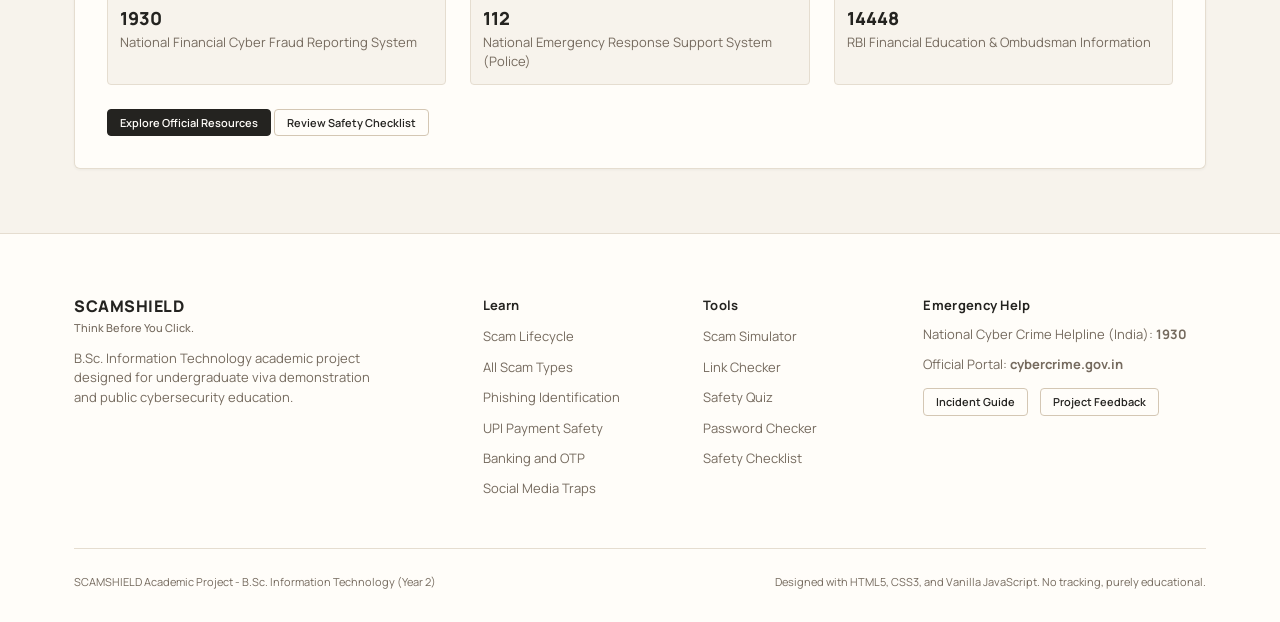
<file: after-scam.html>
<!DOCTYPE html>
<html lang="en">
<head>
  <meta charset="UTF-8">
  <meta name="viewport" content="width=device-width, initial-scale=1.0">
  <title>What To Do After a Scam | SCAMSHIELD</title>
  <meta name="description" content="Step-by-step incident response guide: How to report cyber fraud, freeze compromised bank accounts, preserve digital evidence, and avoid recovery scams.">
  <link rel="preconnect" href="https://fonts.googleapis.com">
  <link rel="preconnect" href="https://fonts.gstatic.com" crossorigin>
  <link href="https://fonts.googleapis.com/css2?family=Manrope:wght@400;500;600;700;800&display=swap" rel="stylesheet">
  <link rel="stylesheet" href="css/style.css">
</head>
<body>

  <!-- Navigation Header -->
  <header class="site-header">
    <div class="container">
      <nav class="navbar" aria-label="Main Navigation">
        <a href="index.html" class="brand">
          <span class="brand-name">SCAMSHIELD</span>
          <span class="brand-tagline">Think Before You Click.</span>
        </a>

        <button class="nav-toggle" id="navToggle" aria-label="Toggle navigation menu" aria-expanded="false">
          <span class="nav-toggle-bars" aria-hidden="true">
            <span class="bar"></span>
            <span class="bar"></span>
            <span class="bar"></span>
          </span>
          <span class="nav-toggle-label">Menu</span>
        </button>

        <ul class="nav-menu" id="navMenu">
          <li class="nav-item">
            <a href="index.html" class="nav-link">Home</a>
          </li>
          <li class="nav-item dropdown">
            <a href="about.html" class="nav-link">Learn <span class="dropdown-arrow">&#9662;</span></a>
            <ul class="dropdown-menu">
              <li class="dropdown-item"><a href="about.html">About Fraud Lifecycle</a></li>
              <li class="dropdown-item"><a href="scams.html">Common Scam Types</a></li>
              <li class="dropdown-item"><a href="phishing.html">Phishing Awareness</a></li>
              <li class="dropdown-item"><a href="upi-scams.html">UPI and Payment Scams</a></li>
              <li class="dropdown-item"><a href="banking-scams.html">Banking and OTP Frauds</a></li>
              <li class="dropdown-item"><a href="social-media-scams.html">Social Media Traps</a></li>
            </ul>
          </li>
          <li class="nav-item dropdown">
            <a href="simulator.html" class="nav-link">Tools <span class="dropdown-arrow">&#9662;</span></a>
            <ul class="dropdown-menu">
              <li class="dropdown-item"><a href="simulator.html">Scam Simulator</a></li>
              <li class="dropdown-item"><a href="link-checker.html">Suspicious Link Checker</a></li>
              <li class="dropdown-item"><a href="quiz.html">Cyber Safety Quiz</a></li>
              <li class="dropdown-item"><a href="password-safety.html">Password Strength Checker</a></li>
              <li class="dropdown-item"><a href="checklist.html">Interactive Safety Checklist</a></li>
            </ul>
          </li>
          <li class="nav-item">
            <a href="after-scam.html" class="nav-link active">Safety Guide</a>
          </li>
          <li class="nav-item">
            <a href="resources.html" class="nav-link">Resources</a>
          </li>
          <li class="nav-item">
            <a href="feedback.html" class="nav-link">Feedback</a>
          </li>
        </ul>
      </nav>
    </div>
  </header>
  <div class="nav-backdrop" id="navBackdrop"></div>

  <!-- Page Header -->
  <section class="page-header">
    <div class="container">
      <nav class="breadcrumbs">
        <a href="index.html">Home</a>
        <span>/</span>
        <span>Safety Guide</span>
        <span>/</span>
        <span>Incident Response</span>
      </nav>
      <h1 class="page-title">Post-Incident Emergency Action Guide</h1>
      <p class="page-lead">
        If you or someone you know has transferred funds or revealed credentials to a fraudster, immediate calm action during the "Golden Hour" can prevent further unauthorized debits and assist fund recovery.
      </p>
    </div>
  </section>

  <!-- Main Content -->
  <main class="section">
    <div class="container">

      <!-- Immediate Emergency Action Banner -->
      <div class="notice-box notice-warning" style="padding: 24px; margin-top: 0; margin-bottom: 40px; border-left-width: 6px;">
        <span class="meta-label" style="color: var(--color-danger);">Urgent Priority (First 1 to 2 Hours)</span>
        <h2 style="font-size: 22px; font-weight: 800; margin: 6px 0 10px; color: var(--color-charcoal);">
          Call the National Cyber Crime Helpline: 1930
        </h2>
        <p class="body-normal">
          In India, dialing <strong>1930</strong> immediately connects you with the Citizen Financial Cyber Fraud Reporting System. Reporting promptly allows law enforcement to place a temporary lien or freeze on the beneficiary bank account or digital wallet before the fraudsters withdraw the cash.
        </p>
      </div>

      <!-- Seven Sequential Steps -->
      <div style="margin-bottom: 56px;">
        <span class="meta-label">Incident Protocol</span>
        <h2 class="section-title">The 7-Step Post-Incident Response</h2>

        <div class="grid grid-2">
          <!-- Step 1 -->
          <div class="card card-accent-charcoal">
            <div class="rule-header">
              <span class="rule-number">01</span>
              <h3 class="card-title-sm">Stop All Further Communication</h3>
            </div>
            <p class="body-secondary">
              Immediately disconnect the phone call or chat session. Scammers often keep victims on the phone to create artificial panic, prevent them from contacting their bank, or attempt secondary debits under the guise of "reversing the initial error".
            </p>
          </div>

          <!-- Step 2 -->
          <div class="card card-accent-terracotta">
            <div class="rule-header">
              <span class="rule-number">02</span>
              <h3 class="card-title-sm">Freeze Cards and Payment Access</h3>
            </div>
            <p class="body-secondary">
              Open your official mobile banking application and toggle off your debit card, credit card, and international transaction permissions. Use the instant "Hotlist Card" or "Lock Net Banking" feature if available.
            </p>
          </div>

          <!-- Step 3 -->
          <div class="card card-accent-sage">
            <div class="rule-header">
              <span class="rule-number">03</span>
              <h3 class="card-title-sm">Notify Your Bank Fraud Department</h3>
            </div>
            <p class="body-secondary">
              Call the verified 24x7 customer support number printed on the back of your bank card. Inform them that an unauthorized transaction has occurred. Request a written complaint number (acknowledgement reference) for your records.
            </p>
          </div>

          <!-- Step 4 -->
          <div class="card card-accent-charcoal">
            <div class="rule-header">
              <span class="rule-number">04</span>
              <h3 class="card-title-sm">Preserve All Digital Evidence</h3>
            </div>
            <p class="body-secondary">
              Do not delete chats, emails, or call logs. Take clear screenshots showing:
            </p>
            <ul style="padding-left: 18px; margin-top: 6px; font-size: 13px; color: var(--color-brown);">
              <li>Transaction reference IDs (UTR numbers)</li>
              <li>Sender phone numbers and profile handles</li>
              <li>Exact URL links received</li>
              <li>SMS alerts received before and after the debit</li>
            </ul>
          </div>

          <!-- Step 5 -->
          <div class="card card-accent-terracotta">
            <div class="rule-header">
              <span class="rule-number">05</span>
              <h3 class="card-title-sm">File an Official Cyber Crime Complaint</h3>
            </div>
            <p class="body-secondary">
              Visit <strong>cybercrime.gov.in</strong> and submit a formal complaint under "Report Financial Fraud". Upload all preserved screenshots, bank statements showing the deduction, and suspect details.
            </p>
          </div>

          <!-- Step 6 -->
          <div class="card card-accent-sage">
            <div class="rule-header">
              <span class="rule-number">06</span>
              <h3 class="card-title-sm">Secure Your Accounts and Change Passwords</h3>
            </div>
            <p class="body-secondary">
              From a clean, uncompromised device, change passwords for your primary email, net banking, and social accounts. Revoke third-party app authorizations and terminate active login sessions.
            </p>
          </div>
        </div>

        <!-- Step 7: Critical Warning about Recovery Scammers -->
        <div class="card card-accent-terracotta" style="margin-top: 24px; background-color: var(--color-white);">
          <div class="rule-header">
            <span class="rule-number">07</span>
            <h3 class="card-title-sm" style="color: var(--color-danger);">Watch Out for "Fund Recovery" Scammers</h3>
          </div>
          <p class="body-normal">
            After suffering a loss, victims frequently turn to social media or search engines asking for help. Fraudsters monitor these inquiries and pose as "ethical hackers", "cyber advocates", or "recovery agents" claiming they can hack the fraudster and recover your money for an upfront fee.
          </p>
          <div class="notice-box notice-warning" style="margin-top: 12px; margin-bottom: 0;">
            <strong>Rule:</strong> Private third parties cannot freeze bank accounts or seize funds. Only official law enforcement agencies and banking compliance teams operating through verified legal channels have this authority. Never pay someone to recover stolen funds.
          </div>
        </div>
      </div>

      <!-- Essential Verification Numbers -->
      <div class="card card-accent-sage" style="background-color: var(--color-white); padding: 32px;">
        <span class="meta-label">Verified Reference Contacts</span>
        <h3 class="card-title" style="margin-top: 4px;">Important Official Helplines in India</h3>
        <div class="grid grid-3" style="margin-top: 16px;">
          <div style="padding: 12px; background-color: var(--color-ivory); border-radius: 4px; border: 1px solid var(--color-border);">
            <div style="font-size: 18px; font-weight: 800; color: var(--color-charcoal);">1930</div>
            <div class="body-secondary" style="font-size: 13px;">National Financial Cyber Fraud Reporting System</div>
          </div>

          <div style="padding: 12px; background-color: var(--color-ivory); border-radius: 4px; border: 1px solid var(--color-border);">
            <div style="font-size: 18px; font-weight: 800; color: var(--color-charcoal);">112</div>
            <div class="body-secondary" style="font-size: 13px;">National Emergency Response Support System (Police)</div>
          </div>

          <div style="padding: 12px; background-color: var(--color-ivory); border-radius: 4px; border: 1px solid var(--color-border);">
            <div style="font-size: 18px; font-weight: 800; color: var(--color-charcoal);">14448</div>
            <div class="body-secondary" style="font-size: 13px;">RBI Financial Education &amp; Ombudsman Information</div>
          </div>
        </div>

        <div style="margin-top: 24px;">
          <a href="resources.html" class="btn btn-primary btn-sm">Explore Official Resources</a>
          <a href="checklist.html" class="btn btn-secondary btn-sm">Review Safety Checklist</a>
        </div>
      </div>

    </div>
  </main>

  <!-- Footer -->
  <footer class="site-footer">
    <div class="container">
      <div class="footer-grid">
        <div class="footer-brand">
          <h4 class="brand-name" style="margin-bottom: 6px;">SCAMSHIELD</h4>
          <p class="brand-tagline" style="margin-bottom: 14px;">Think Before You Click.</p>
          <p class="body-secondary">
            B.Sc. Information Technology academic project designed for undergraduate viva demonstration and public cybersecurity education.
          </p>
        </div>

        <div>
          <h5 class="footer-title">Learn</h5>
          <ul class="footer-links">
            <li><a href="about.html">Scam Lifecycle</a></li>
            <li><a href="scams.html">All Scam Types</a></li>
            <li><a href="phishing.html">Phishing Identification</a></li>
            <li><a href="upi-scams.html">UPI Payment Safety</a></li>
            <li><a href="banking-scams.html">Banking and OTP</a></li>
            <li><a href="social-media-scams.html">Social Media Traps</a></li>
          </ul>
        </div>

        <div>
          <h5 class="footer-title">Tools</h5>
          <ul class="footer-links">
            <li><a href="simulator.html">Scam Simulator</a></li>
            <li><a href="link-checker.html">Link Checker</a></li>
            <li><a href="quiz.html">Safety Quiz</a></li>
            <li><a href="password-safety.html">Password Checker</a></li>
            <li><a href="checklist.html">Safety Checklist</a></li>
          </ul>
        </div>

        <div>
          <h5 class="footer-title">Emergency Help</h5>
          <p class="body-secondary" style="margin-bottom: 10px;">
            National Cyber Crime Helpline (India): <strong>1930</strong>
          </p>
          <p class="body-secondary" style="margin-bottom: 14px;">
            Official Portal: <strong>cybercrime.gov.in</strong>
          </p>
          <div class="btn-group">
            <a href="after-scam.html" class="btn btn-secondary btn-sm">Incident Guide</a>
            <a href="feedback.html" class="btn btn-secondary btn-sm">Project Feedback</a>
          </div>
        </div>
      </div>

      <div class="footer-bottom">
        <div>SCAMSHIELD Academic Project - B.Sc. Information Technology (Year 2)</div>
        <div>Designed with HTML5, CSS3, and Vanilla JavaScript. No tracking, purely educational.</div>
      </div>
    </div>
  </footer>

  <script src="js/script.js"></script>
</body>
</html>
</file>
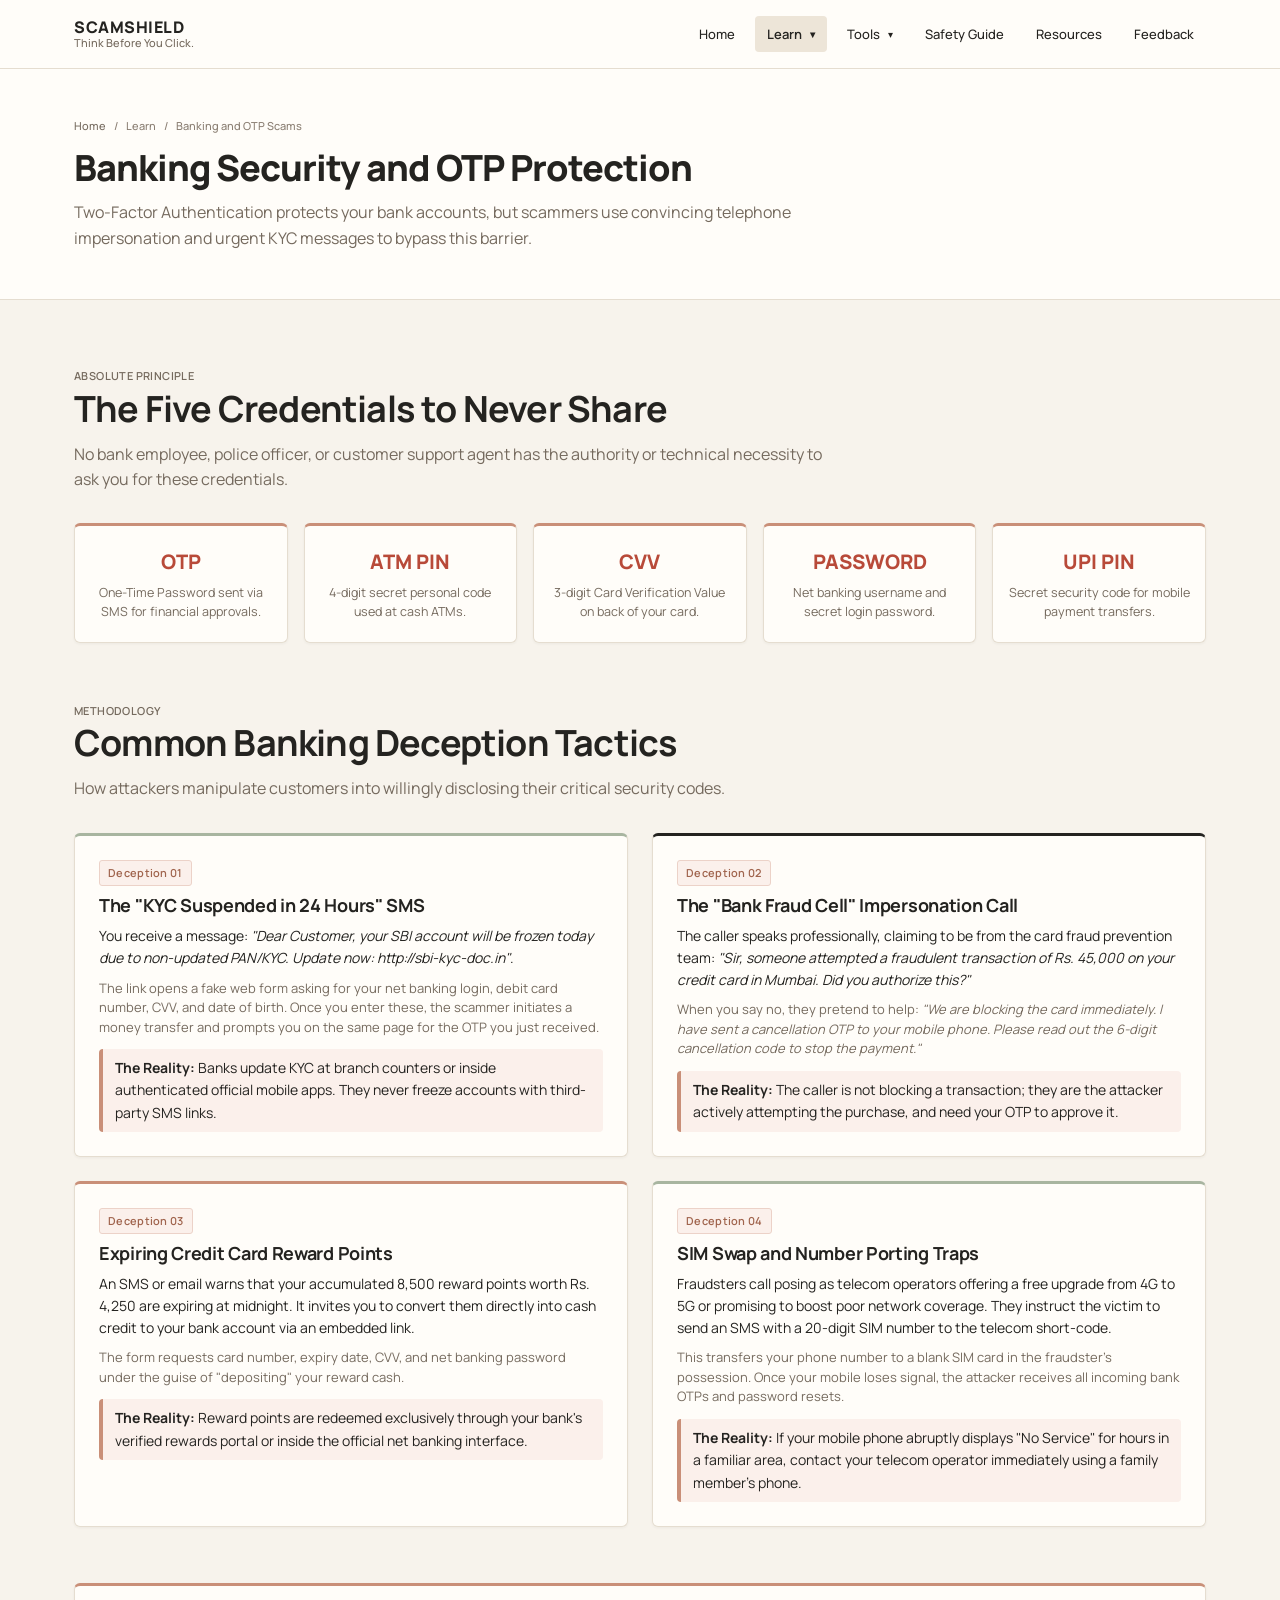
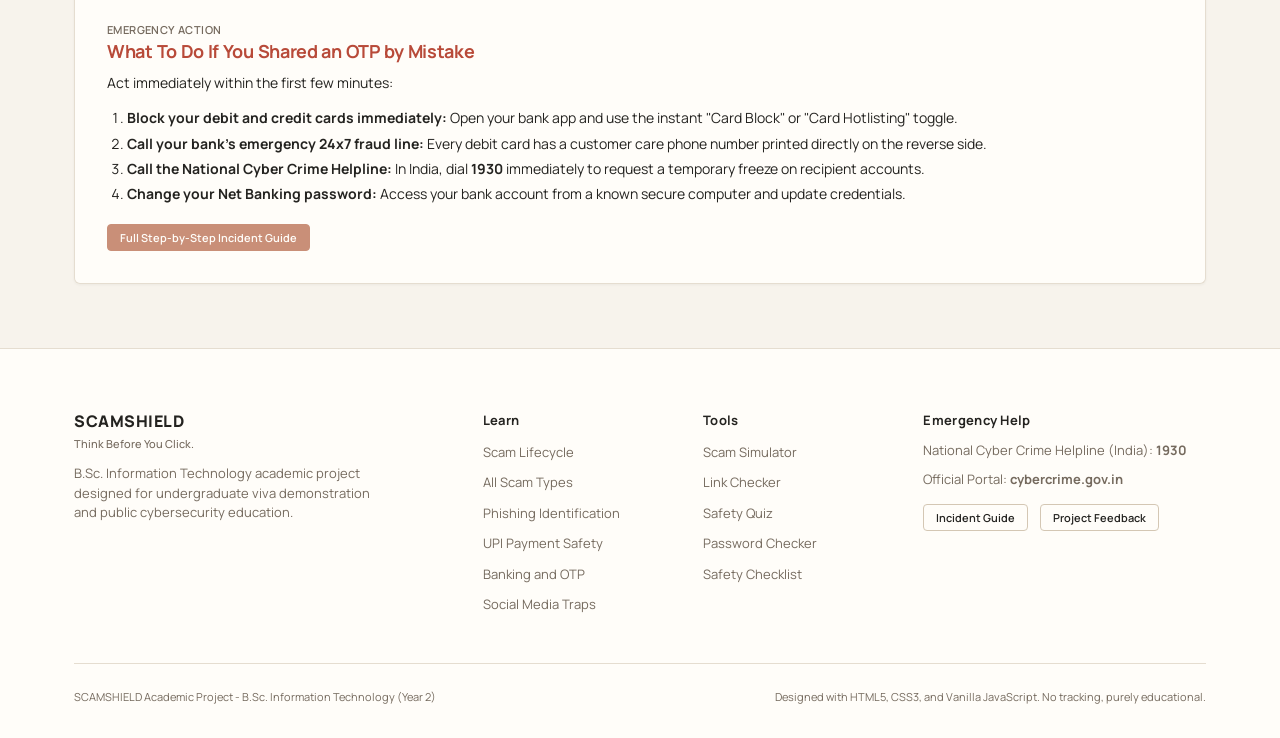
<file: banking-scams.html>
<!DOCTYPE html>
<html lang="en">
<head>
  <meta charset="UTF-8">
  <meta name="viewport" content="width=device-width, initial-scale=1.0">
  <title>Banking and OTP Scams | SCAMSHIELD</title>
  <meta name="description" content="Discover how fraudsters trick victims into disclosing One-Time Passwords (OTPs), bank credentials, and card details through fake KYC and reward point alerts.">
  <link rel="preconnect" href="https://fonts.googleapis.com">
  <link rel="preconnect" href="https://fonts.gstatic.com" crossorigin>
  <link href="https://fonts.googleapis.com/css2?family=Manrope:wght@400;500;600;700;800&display=swap" rel="stylesheet">
  <link rel="stylesheet" href="css/style.css">
</head>
<body>

  <!-- Navigation Header -->
  <header class="site-header">
    <div class="container">
      <nav class="navbar" aria-label="Main Navigation">
        <a href="index.html" class="brand">
          <span class="brand-name">SCAMSHIELD</span>
          <span class="brand-tagline">Think Before You Click.</span>
        </a>

        <button class="nav-toggle" id="navToggle" aria-label="Toggle navigation menu" aria-expanded="false">
          <span class="nav-toggle-bars" aria-hidden="true">
            <span class="bar"></span>
            <span class="bar"></span>
            <span class="bar"></span>
          </span>
          <span class="nav-toggle-label">Menu</span>
        </button>

        <ul class="nav-menu" id="navMenu">
          <li class="nav-item">
            <a href="index.html" class="nav-link">Home</a>
          </li>
          <li class="nav-item dropdown">
            <a href="banking-scams.html" class="nav-link active">Learn <span class="dropdown-arrow">&#9662;</span></a>
            <ul class="dropdown-menu">
              <li class="dropdown-item"><a href="about.html">About Fraud Lifecycle</a></li>
              <li class="dropdown-item"><a href="scams.html">Common Scam Types</a></li>
              <li class="dropdown-item"><a href="phishing.html">Phishing Awareness</a></li>
              <li class="dropdown-item"><a href="upi-scams.html">UPI and Payment Scams</a></li>
              <li class="dropdown-item"><a href="banking-scams.html">Banking and OTP Frauds</a></li>
              <li class="dropdown-item"><a href="social-media-scams.html">Social Media Traps</a></li>
            </ul>
          </li>
          <li class="nav-item dropdown">
            <a href="simulator.html" class="nav-link">Tools <span class="dropdown-arrow">&#9662;</span></a>
            <ul class="dropdown-menu">
              <li class="dropdown-item"><a href="simulator.html">Scam Simulator</a></li>
              <li class="dropdown-item"><a href="link-checker.html">Suspicious Link Checker</a></li>
              <li class="dropdown-item"><a href="quiz.html">Cyber Safety Quiz</a></li>
              <li class="dropdown-item"><a href="password-safety.html">Password Strength Checker</a></li>
              <li class="dropdown-item"><a href="checklist.html">Interactive Safety Checklist</a></li>
            </ul>
          </li>
          <li class="nav-item">
            <a href="after-scam.html" class="nav-link">Safety Guide</a>
          </li>
          <li class="nav-item">
            <a href="resources.html" class="nav-link">Resources</a>
          </li>
          <li class="nav-item">
            <a href="feedback.html" class="nav-link">Feedback</a>
          </li>
        </ul>
      </nav>
    </div>
  </header>
  <div class="nav-backdrop" id="navBackdrop"></div>

  <!-- Page Header -->
  <section class="page-header">
    <div class="container">
      <nav class="breadcrumbs">
        <a href="index.html">Home</a>
        <span>/</span>
        <span>Learn</span>
        <span>/</span>
        <span>Banking and OTP Scams</span>
      </nav>
      <h1 class="page-title">Banking Security and OTP Protection</h1>
      <p class="page-lead">
        Two-Factor Authentication protects your bank accounts, but scammers use convincing telephone impersonation and urgent KYC messages to bypass this barrier.
      </p>
    </div>
  </section>

  <!-- Main Content -->
  <main class="section">
    <div class="container">

      <!-- The "Never Share" Wall -->
      <div style="margin-bottom: 56px;">
        <span class="meta-label">Absolute Principle</span>
        <h2 class="section-title">The Five Credentials to Never Share</h2>
        <p class="section-subtitle">
          No bank employee, police officer, or customer support agent has the authority or technical necessity to ask you for these credentials.
        </p>

        <div class="grid never-share-grid">
          <div class="card card-accent-terracotta" style="text-align: center; padding: 20px 14px;">
            <div style="font-size: 20px; font-weight: 800; color: var(--color-danger); margin-bottom: 6px;">OTP</div>
            <p class="body-secondary" style="font-size: 12.5px;">One-Time Password sent via SMS for financial approvals.</p>
          </div>

          <div class="card card-accent-terracotta" style="text-align: center; padding: 20px 14px;">
            <div style="font-size: 20px; font-weight: 800; color: var(--color-danger); margin-bottom: 6px;">ATM PIN</div>
            <p class="body-secondary" style="font-size: 12.5px;">4-digit secret personal code used at cash ATMs.</p>
          </div>

          <div class="card card-accent-terracotta" style="text-align: center; padding: 20px 14px;">
            <div style="font-size: 20px; font-weight: 800; color: var(--color-danger); margin-bottom: 6px;">CVV</div>
            <p class="body-secondary" style="font-size: 12.5px;">3-digit Card Verification Value on back of your card.</p>
          </div>

          <div class="card card-accent-terracotta" style="text-align: center; padding: 20px 14px;">
            <div style="font-size: 20px; font-weight: 800; color: var(--color-danger); margin-bottom: 6px;">PASSWORD</div>
            <p class="body-secondary" style="font-size: 12.5px;">Net banking username and secret login password.</p>
          </div>

          <div class="card card-accent-terracotta" style="text-align: center; padding: 20px 14px;">
            <div style="font-size: 20px; font-weight: 800; color: var(--color-danger); margin-bottom: 6px;">UPI PIN</div>
            <p class="body-secondary" style="font-size: 12.5px;">Secret security code for mobile payment transfers.</p>
          </div>
        </div>
      </div>

      <!-- Core Banking Fraud Vectors -->
      <div style="margin-bottom: 56px;">
        <span class="meta-label">Methodology</span>
        <h2 class="section-title">Common Banking Deception Tactics</h2>
        <p class="section-subtitle">
          How attackers manipulate customers into willingly disclosing their critical security codes.
        </p>

        <div class="grid grid-2">
          <!-- 1. Fake KYC Message -->
          <div class="card card-accent-sage">
            <span class="tag tag-terracotta" style="margin-bottom: 8px;">Deception 01</span>
            <h3 class="card-title">The "KYC Suspended in 24 Hours" SMS</h3>
            <p class="body-normal">
              You receive a message: <em>"Dear Customer, your SBI account will be frozen today due to non-updated PAN/KYC. Update now: http://sbi-kyc-doc.in"</em>.
            </p>
            <p class="body-secondary" style="margin-top: 10px;">
              The link opens a fake web form asking for your net banking login, debit card number, CVV, and date of birth. Once you enter these, the scammer initiates a money transfer and prompts you on the same page for the OTP you just received.
            </p>
            <div class="notice-box notice-warning" style="margin-top: 12px; margin-bottom: 0; padding: 8px 12px;">
              <strong>The Reality:</strong> Banks update KYC at branch counters or inside authenticated official mobile apps. They never freeze accounts with third-party SMS links.
            </div>
          </div>

          <!-- 2. Fake Bank Call / Vishing -->
          <div class="card card-accent-charcoal">
            <span class="tag tag-terracotta" style="margin-bottom: 8px;">Deception 02</span>
            <h3 class="card-title">The "Bank Fraud Cell" Impersonation Call</h3>
            <p class="body-normal">
              The caller speaks professionally, claiming to be from the card fraud prevention team: <em>"Sir, someone attempted a fraudulent transaction of Rs. 45,000 on your credit card in Mumbai. Did you authorize this?"</em>
            </p>
            <p class="body-secondary" style="margin-top: 10px;">
              When you say no, they pretend to help: <em>"We are blocking the card immediately. I have sent a cancellation OTP to your mobile phone. Please read out the 6-digit cancellation code to stop the payment."</em>
            </p>
            <div class="notice-box notice-warning" style="margin-top: 12px; margin-bottom: 0; padding: 8px 12px;">
              <strong>The Reality:</strong> The caller is not blocking a transaction; they are the attacker actively attempting the purchase, and need your OTP to approve it.
            </div>
          </div>

          <!-- 3. Reward Points Expiry -->
          <div class="card card-accent-terracotta">
            <span class="tag tag-terracotta" style="margin-bottom: 8px;">Deception 03</span>
            <h3 class="card-title">Expiring Credit Card Reward Points</h3>
            <p class="body-normal">
              An SMS or email warns that your accumulated 8,500 reward points worth Rs. 4,250 are expiring at midnight. It invites you to convert them directly into cash credit to your bank account via an embedded link.
            </p>
            <p class="body-secondary" style="margin-top: 10px;">
              The form requests card number, expiry date, CVV, and net banking password under the guise of "depositing" your reward cash.
            </p>
            <div class="notice-box notice-warning" style="margin-top: 12px; margin-bottom: 0; padding: 8px 12px;">
              <strong>The Reality:</strong> Reward points are redeemed exclusively through your bank's verified rewards portal or inside the official net banking interface.
            </div>
          </div>

          <!-- 4. SIM Swap Fraud -->
          <div class="card card-accent-sage">
            <span class="tag tag-terracotta" style="margin-bottom: 8px;">Deception 04</span>
            <h3 class="card-title">SIM Swap and Number Porting Traps</h3>
            <p class="body-normal">
              Fraudsters call posing as telecom operators offering a free upgrade from 4G to 5G or promising to boost poor network coverage. They instruct the victim to send an SMS with a 20-digit SIM number to the telecom short-code.
            </p>
            <p class="body-secondary" style="margin-top: 10px;">
              This transfers your phone number to a blank SIM card in the fraudster's possession. Once your mobile loses signal, the attacker receives all incoming bank OTPs and password resets.
            </p>
            <div class="notice-box notice-warning" style="margin-top: 12px; margin-bottom: 0; padding: 8px 12px;">
              <strong>The Reality:</strong> If your mobile phone abruptly displays "No Service" for hours in a familiar area, contact your telecom operator immediately using a family member's phone.
            </div>
          </div>
        </div>
      </div>

      <!-- What to Do if You Shared an OTP -->
      <div class="card card-accent-terracotta" style="background-color: var(--color-white); padding: 32px;">
        <span class="meta-label">Emergency Action</span>
        <h3 class="card-title" style="color: var(--color-danger);">What To Do If You Shared an OTP by Mistake</h3>
        <p class="body-normal" style="margin-bottom: 12px;">
          Act immediately within the first few minutes:
        </p>
        <ol style="padding-left: 20px; line-height: 1.8; color: var(--color-charcoal); margin-bottom: 18px;">
          <li><strong>Block your debit and credit cards immediately:</strong> Open your bank app and use the instant "Card Block" or "Card Hotlisting" toggle.</li>
          <li><strong>Call your bank's emergency 24x7 fraud line:</strong> Every debit card has a customer care phone number printed directly on the reverse side.</li>
          <li><strong>Call the National Cyber Crime Helpline:</strong> In India, dial <strong>1930</strong> immediately to request a temporary freeze on recipient accounts.</li>
          <li><strong>Change your Net Banking password:</strong> Access your bank account from a known secure computer and update credentials.</li>
        </ol>

        <a href="after-scam.html" class="btn btn-terracotta btn-sm">Full Step-by-Step Incident Guide</a>
      </div>

    </div>
  </main>

  <!-- Footer -->
  <footer class="site-footer">
    <div class="container">
      <div class="footer-grid">
        <div class="footer-brand">
          <h4 class="brand-name" style="margin-bottom: 6px;">SCAMSHIELD</h4>
          <p class="brand-tagline" style="margin-bottom: 14px;">Think Before You Click.</p>
          <p class="body-secondary">
            B.Sc. Information Technology academic project designed for undergraduate viva demonstration and public cybersecurity education.
          </p>
        </div>

        <div>
          <h5 class="footer-title">Learn</h5>
          <ul class="footer-links">
            <li><a href="about.html">Scam Lifecycle</a></li>
            <li><a href="scams.html">All Scam Types</a></li>
            <li><a href="phishing.html">Phishing Identification</a></li>
            <li><a href="upi-scams.html">UPI Payment Safety</a></li>
            <li><a href="banking-scams.html">Banking and OTP</a></li>
            <li><a href="social-media-scams.html">Social Media Traps</a></li>
          </ul>
        </div>

        <div>
          <h5 class="footer-title">Tools</h5>
          <ul class="footer-links">
            <li><a href="simulator.html">Scam Simulator</a></li>
            <li><a href="link-checker.html">Link Checker</a></li>
            <li><a href="quiz.html">Safety Quiz</a></li>
            <li><a href="password-safety.html">Password Checker</a></li>
            <li><a href="checklist.html">Safety Checklist</a></li>
          </ul>
        </div>

        <div>
          <h5 class="footer-title">Emergency Help</h5>
          <p class="body-secondary" style="margin-bottom: 10px;">
            National Cyber Crime Helpline (India): <strong>1930</strong>
          </p>
          <p class="body-secondary" style="margin-bottom: 14px;">
            Official Portal: <strong>cybercrime.gov.in</strong>
          </p>
          <div class="btn-group">
            <a href="after-scam.html" class="btn btn-secondary btn-sm">Incident Guide</a>
            <a href="feedback.html" class="btn btn-secondary btn-sm">Project Feedback</a>
          </div>
        </div>
      </div>

      <div class="footer-bottom">
        <div>SCAMSHIELD Academic Project - B.Sc. Information Technology (Year 2)</div>
        <div>Designed with HTML5, CSS3, and Vanilla JavaScript. No tracking, purely educational.</div>
      </div>
    </div>
  </footer>

  <script src="js/script.js"></script>
</body>
</html>
</file>
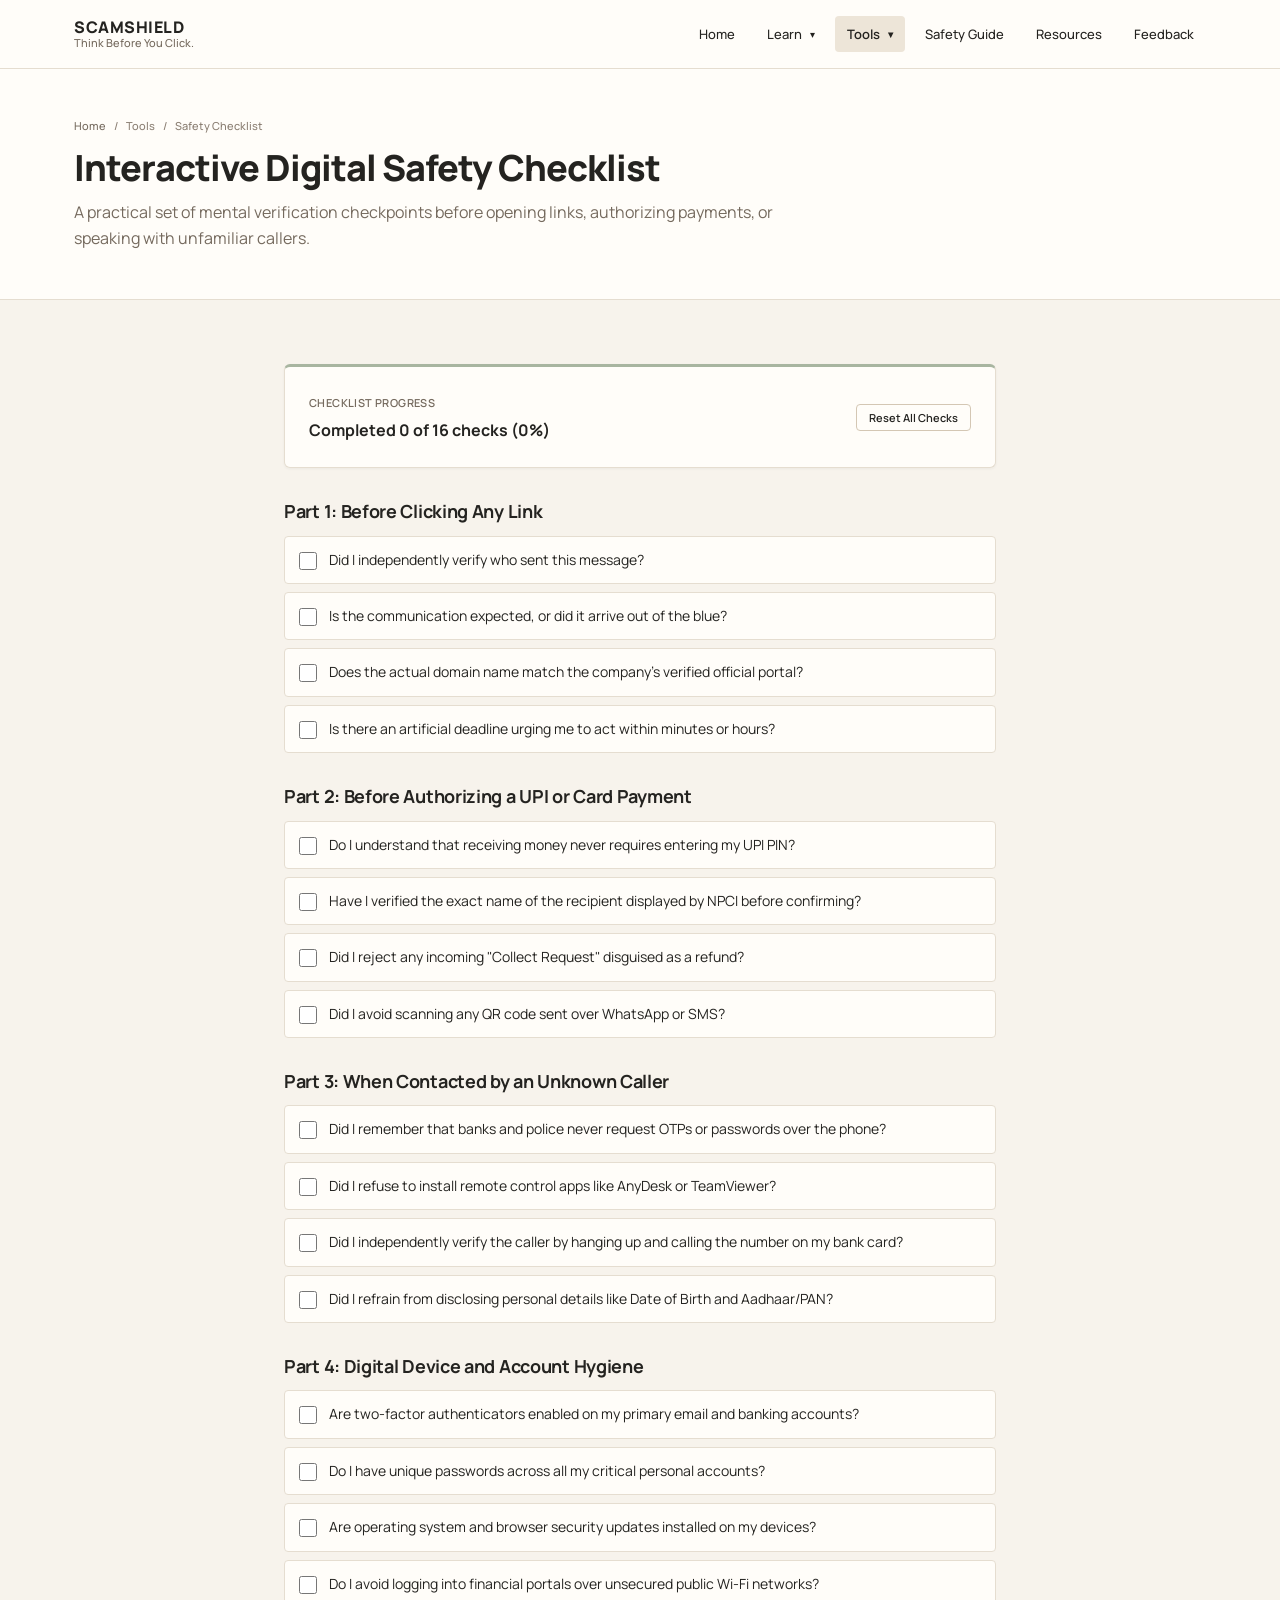
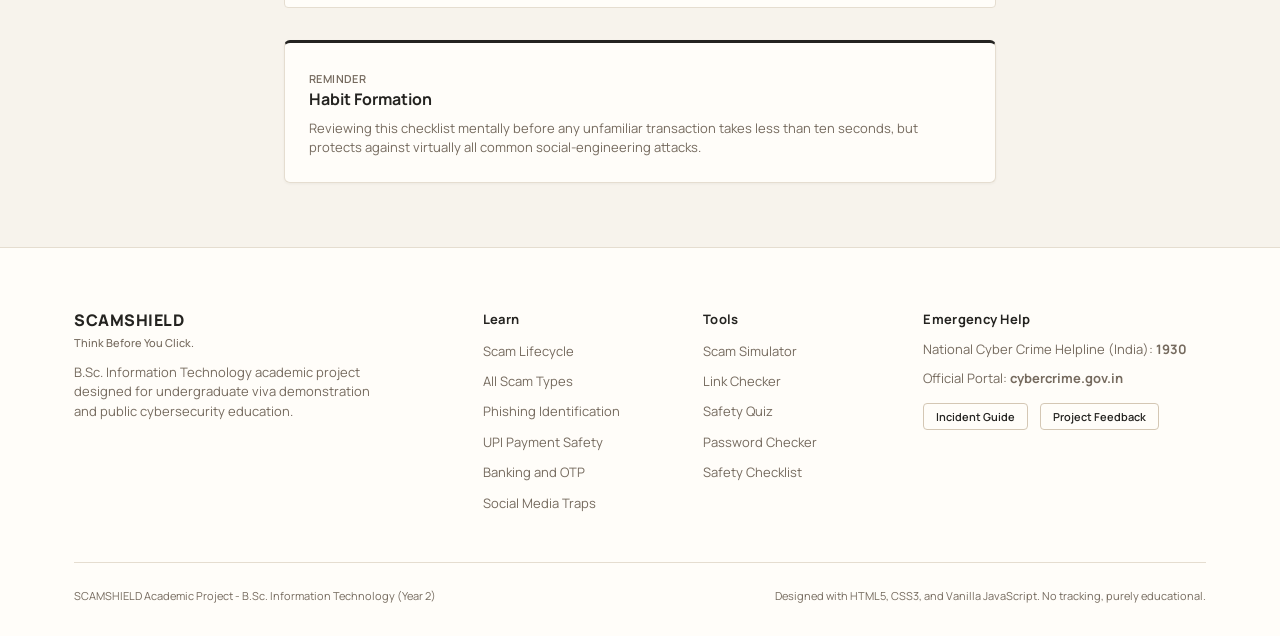
<file: checklist.html>
<!DOCTYPE html>
<html lang="en">
<head>
  <meta charset="UTF-8">
  <meta name="viewport" content="width=device-width, initial-scale=1.0">
  <title>Cyber Safety Checklist | SCAMSHIELD</title>
  <meta name="description" content="An interactive security checklist for links, UPI payments, phone calls, and account hygiene. Check your daily security posture in real time.">
  <link rel="preconnect" href="https://fonts.googleapis.com">
  <link rel="preconnect" href="https://fonts.gstatic.com" crossorigin>
  <link href="https://fonts.googleapis.com/css2?family=Manrope:wght@400;500;600;700;800&display=swap" rel="stylesheet">
  <link rel="stylesheet" href="css/style.css">
</head>
<body>

  <!-- Navigation Header -->
  <header class="site-header">
    <div class="container">
      <nav class="navbar" aria-label="Main Navigation">
        <a href="index.html" class="brand">
          <span class="brand-name">SCAMSHIELD</span>
          <span class="brand-tagline">Think Before You Click.</span>
        </a>

        <button class="nav-toggle" id="navToggle" aria-label="Toggle navigation menu" aria-expanded="false">
          <span class="nav-toggle-bars" aria-hidden="true">
            <span class="bar"></span>
            <span class="bar"></span>
            <span class="bar"></span>
          </span>
          <span class="nav-toggle-label">Menu</span>
        </button>

        <ul class="nav-menu" id="navMenu">
          <li class="nav-item">
            <a href="index.html" class="nav-link">Home</a>
          </li>
          <li class="nav-item dropdown">
            <a href="about.html" class="nav-link">Learn <span class="dropdown-arrow">&#9662;</span></a>
            <ul class="dropdown-menu">
              <li class="dropdown-item"><a href="about.html">About Fraud Lifecycle</a></li>
              <li class="dropdown-item"><a href="scams.html">Common Scam Types</a></li>
              <li class="dropdown-item"><a href="phishing.html">Phishing Awareness</a></li>
              <li class="dropdown-item"><a href="upi-scams.html">UPI and Payment Scams</a></li>
              <li class="dropdown-item"><a href="banking-scams.html">Banking and OTP Frauds</a></li>
              <li class="dropdown-item"><a href="social-media-scams.html">Social Media Traps</a></li>
            </ul>
          </li>
          <li class="nav-item dropdown">
            <a href="checklist.html" class="nav-link active">Tools <span class="dropdown-arrow">&#9662;</span></a>
            <ul class="dropdown-menu">
              <li class="dropdown-item"><a href="simulator.html">Scam Simulator</a></li>
              <li class="dropdown-item"><a href="link-checker.html">Suspicious Link Checker</a></li>
              <li class="dropdown-item"><a href="quiz.html">Cyber Safety Quiz</a></li>
              <li class="dropdown-item"><a href="password-safety.html">Password Strength Checker</a></li>
              <li class="dropdown-item"><a href="checklist.html">Interactive Safety Checklist</a></li>
            </ul>
          </li>
          <li class="nav-item">
            <a href="after-scam.html" class="nav-link">Safety Guide</a>
          </li>
          <li class="nav-item">
            <a href="resources.html" class="nav-link">Resources</a>
          </li>
          <li class="nav-item">
            <a href="feedback.html" class="nav-link">Feedback</a>
          </li>
        </ul>
      </nav>
    </div>
  </header>
  <div class="nav-backdrop" id="navBackdrop"></div>

  <!-- Page Header -->
  <section class="page-header">
    <div class="container">
      <nav class="breadcrumbs">
        <a href="index.html">Home</a>
        <span>/</span>
        <span>Tools</span>
        <span>/</span>
        <span>Safety Checklist</span>
      </nav>
      <h1 class="page-title">Interactive Digital Safety Checklist</h1>
      <p class="page-lead">
        A practical set of mental verification checkpoints before opening links, authorizing payments, or speaking with unfamiliar callers.
      </p>
    </div>
  </section>

  <!-- Main Content -->
  <main class="section">
    <div class="container container-narrow">

      <!-- Status Bar -->
      <div class="card card-accent-sage" style="display: flex; justify-content: space-between; align-items: center; margin-bottom: 32px; flex-wrap: wrap; gap: 12px;">
        <div>
          <span class="meta-label">Checklist Progress</span>
          <div id="checklistProgressText" style="font-size: 16px; font-weight: 700; color: var(--color-charcoal); margin-top: 4px;">
            Completed 0 of 16 checks (0%)
          </div>
        </div>
        <button type="button" id="btnResetChecklist" class="btn btn-secondary btn-sm">Reset All Checks</button>
      </div>

      <!-- Checklist Wrapper -->
      <div id="safetyChecklist">

        <!-- Category A -->
        <div style="margin-bottom: 32px;">
          <h2 class="card-title" style="margin-bottom: 12px;">Part 1: Before Clicking Any Link</h2>
          
          <label class="checklist-item">
            <input type="checkbox" id="check_0">
            <span class="checklist-label">Did I independently verify who sent this message?</span>
          </label>

          <label class="checklist-item">
            <input type="checkbox" id="check_1">
            <span class="checklist-label">Is the communication expected, or did it arrive out of the blue?</span>
          </label>

          <label class="checklist-item">
            <input type="checkbox" id="check_2">
            <span class="checklist-label">Does the actual domain name match the company's verified official portal?</span>
          </label>

          <label class="checklist-item">
            <input type="checkbox" id="check_3">
            <span class="checklist-label">Is there an artificial deadline urging me to act within minutes or hours?</span>
          </label>
        </div>

        <!-- Category B -->
        <div style="margin-bottom: 32px;">
          <h2 class="card-title" style="margin-bottom: 12px;">Part 2: Before Authorizing a UPI or Card Payment</h2>
          
          <label class="checklist-item">
            <input type="checkbox" id="check_4">
            <span class="checklist-label">Do I understand that receiving money never requires entering my UPI PIN?</span>
          </label>

          <label class="checklist-item">
            <input type="checkbox" id="check_5">
            <span class="checklist-label">Have I verified the exact name of the recipient displayed by NPCI before confirming?</span>
          </label>

          <label class="checklist-item">
            <input type="checkbox" id="check_6">
            <span class="checklist-label">Did I reject any incoming "Collect Request" disguised as a refund?</span>
          </label>

          <label class="checklist-item">
            <input type="checkbox" id="check_7">
            <span class="checklist-label">Did I avoid scanning any QR code sent over WhatsApp or SMS?</span>
          </label>
        </div>

        <!-- Category C -->
        <div style="margin-bottom: 32px;">
          <h2 class="card-title" style="margin-bottom: 12px;">Part 3: When Contacted by an Unknown Caller</h2>
          
          <label class="checklist-item">
            <input type="checkbox" id="check_8">
            <span class="checklist-label">Did I remember that banks and police never request OTPs or passwords over the phone?</span>
          </label>

          <label class="checklist-item">
            <input type="checkbox" id="check_9">
            <span class="checklist-label">Did I refuse to install remote control apps like AnyDesk or TeamViewer?</span>
          </label>

          <label class="checklist-item">
            <input type="checkbox" id="check_10">
            <span class="checklist-label">Did I independently verify the caller by hanging up and calling the number on my bank card?</span>
          </label>

          <label class="checklist-item">
            <input type="checkbox" id="check_11">
            <span class="checklist-label">Did I refrain from disclosing personal details like Date of Birth and Aadhaar/PAN?</span>
          </label>
        </div>

        <!-- Category D -->
        <div style="margin-bottom: 32px;">
          <h2 class="card-title" style="margin-bottom: 12px;">Part 4: Digital Device and Account Hygiene</h2>
          
          <label class="checklist-item">
            <input type="checkbox" id="check_12">
            <span class="checklist-label">Are two-factor authenticators enabled on my primary email and banking accounts?</span>
          </label>

          <label class="checklist-item">
            <input type="checkbox" id="check_13">
            <span class="checklist-label">Do I have unique passwords across all my critical personal accounts?</span>
          </label>

          <label class="checklist-item">
            <input type="checkbox" id="check_14">
            <span class="checklist-label">Are operating system and browser security updates installed on my devices?</span>
          </label>

          <label class="checklist-item">
            <input type="checkbox" id="check_15">
            <span class="checklist-label">Do I avoid logging into financial portals over unsecured public Wi-Fi networks?</span>
          </label>
        </div>

      </div>

      <div class="card card-accent-charcoal" style="background-color: var(--color-white); padding: 24px; margin-top: 16px;">
        <span class="meta-label">Reminder</span>
        <h3 class="card-title-sm">Habit Formation</h3>
        <p class="body-secondary" style="margin-top: 4px;">
          Reviewing this checklist mentally before any unfamiliar transaction takes less than ten seconds, but protects against virtually all common social-engineering attacks.
        </p>
      </div>

    </div>
  </main>

  <!-- Footer -->
  <footer class="site-footer">
    <div class="container">
      <div class="footer-grid">
        <div class="footer-brand">
          <h4 class="brand-name" style="margin-bottom: 6px;">SCAMSHIELD</h4>
          <p class="brand-tagline" style="margin-bottom: 14px;">Think Before You Click.</p>
          <p class="body-secondary">
            B.Sc. Information Technology academic project designed for undergraduate viva demonstration and public cybersecurity education.
          </p>
        </div>

        <div>
          <h5 class="footer-title">Learn</h5>
          <ul class="footer-links">
            <li><a href="about.html">Scam Lifecycle</a></li>
            <li><a href="scams.html">All Scam Types</a></li>
            <li><a href="phishing.html">Phishing Identification</a></li>
            <li><a href="upi-scams.html">UPI Payment Safety</a></li>
            <li><a href="banking-scams.html">Banking and OTP</a></li>
            <li><a href="social-media-scams.html">Social Media Traps</a></li>
          </ul>
        </div>

        <div>
          <h5 class="footer-title">Tools</h5>
          <ul class="footer-links">
            <li><a href="simulator.html">Scam Simulator</a></li>
            <li><a href="link-checker.html">Link Checker</a></li>
            <li><a href="quiz.html">Safety Quiz</a></li>
            <li><a href="password-safety.html">Password Checker</a></li>
            <li><a href="checklist.html">Safety Checklist</a></li>
          </ul>
        </div>

        <div>
          <h5 class="footer-title">Emergency Help</h5>
          <p class="body-secondary" style="margin-bottom: 10px;">
            National Cyber Crime Helpline (India): <strong>1930</strong>
          </p>
          <p class="body-secondary" style="margin-bottom: 14px;">
            Official Portal: <strong>cybercrime.gov.in</strong>
          </p>
          <div class="btn-group">
            <a href="after-scam.html" class="btn btn-secondary btn-sm">Incident Guide</a>
            <a href="feedback.html" class="btn btn-secondary btn-sm">Project Feedback</a>
          </div>
        </div>
      </div>

      <div class="footer-bottom">
        <div>SCAMSHIELD Academic Project - B.Sc. Information Technology (Year 2)</div>
        <div>Designed with HTML5, CSS3, and Vanilla JavaScript. No tracking, purely educational.</div>
      </div>
    </div>
  </footer>

  <script src="js/script.js"></script>
</body>
</html>
</file>
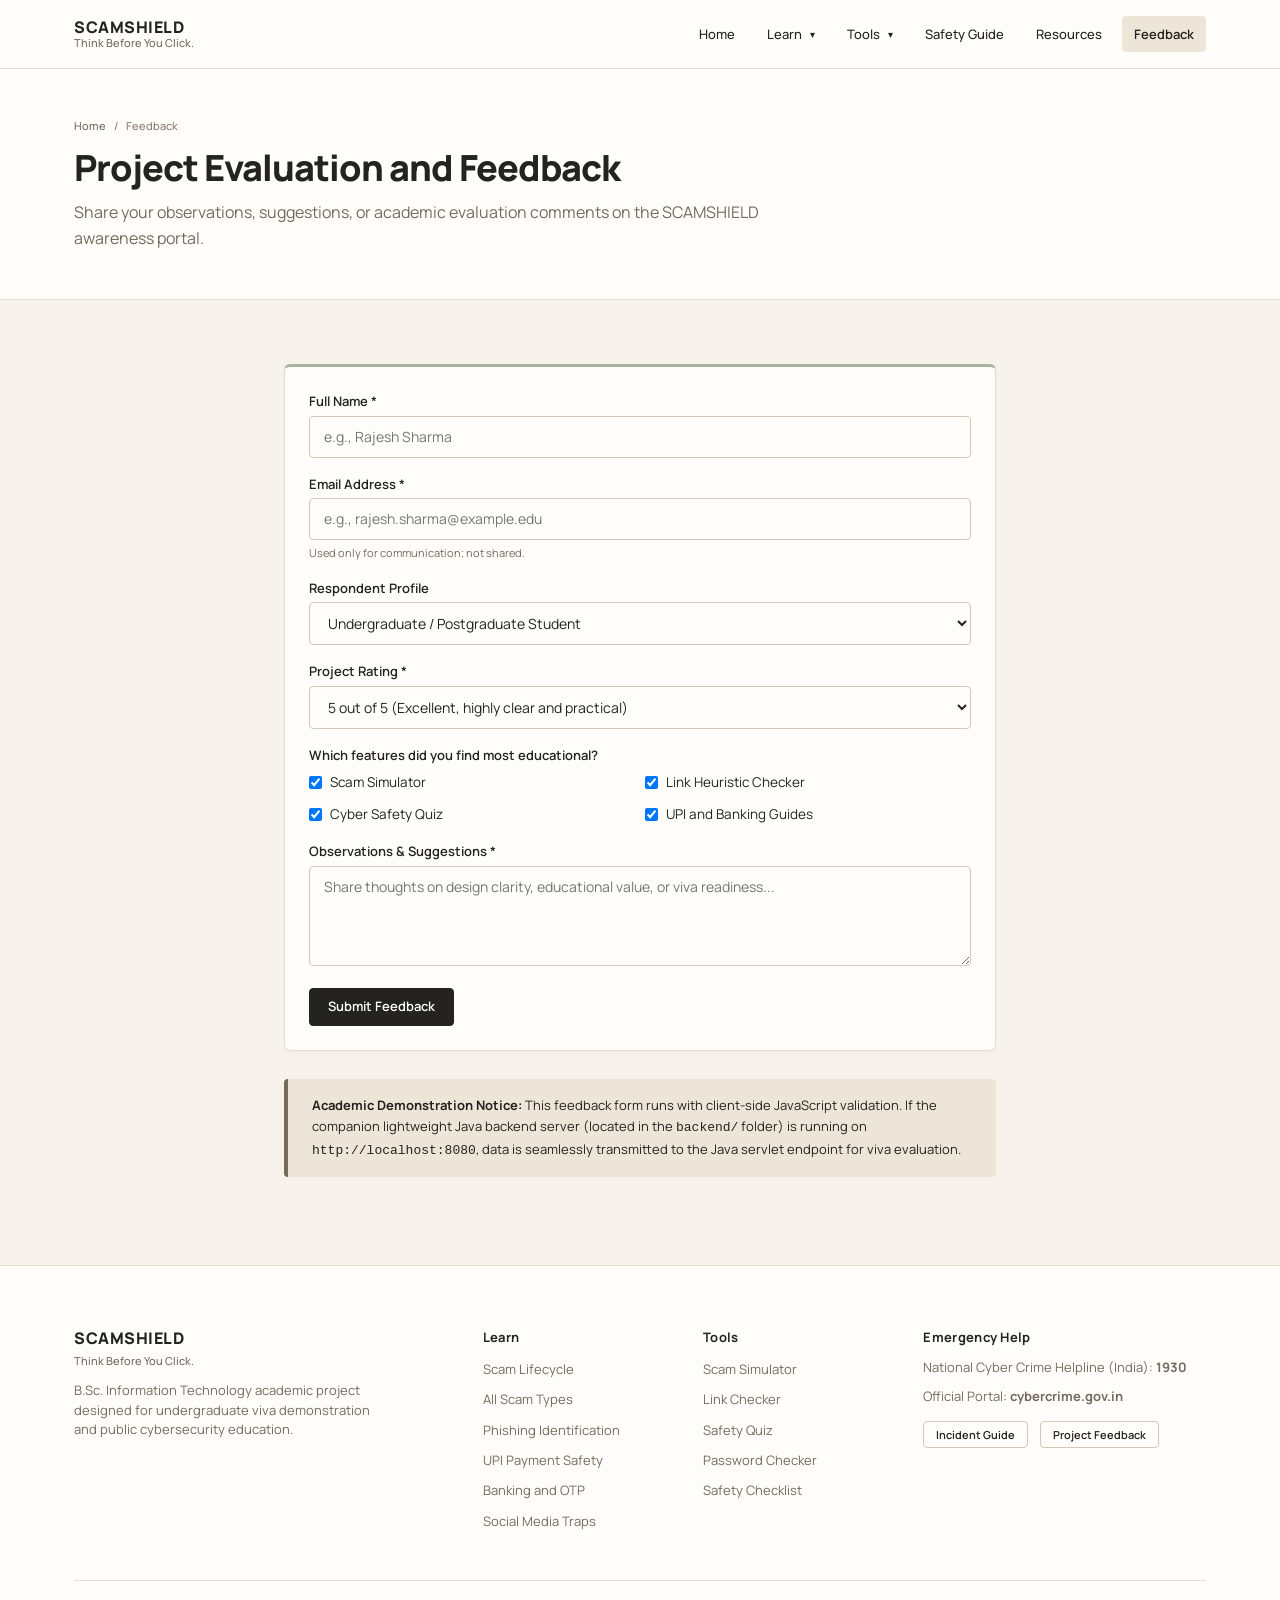
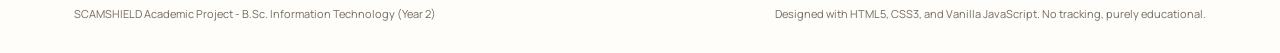
<file: feedback.html>
<!DOCTYPE html>
<html lang="en">
<head>
  <meta charset="UTF-8">
  <meta name="viewport" content="width=device-width, initial-scale=1.0">
  <title>Project Feedback | SCAMSHIELD</title>
  <meta name="description" content="Provide feedback on the SCAMSHIELD educational platform. An undergraduate B.Sc. IT academic project designed for interactive cyber awareness.">
  <link rel="preconnect" href="https://fonts.googleapis.com">
  <link rel="preconnect" href="https://fonts.gstatic.com" crossorigin>
  <link href="https://fonts.googleapis.com/css2?family=Manrope:wght@400;500;600;700;800&display=swap" rel="stylesheet">
  <link rel="stylesheet" href="css/style.css">
</head>
<body>

  <!-- Navigation Header -->
  <header class="site-header">
    <div class="container">
      <nav class="navbar" aria-label="Main Navigation">
        <a href="index.html" class="brand">
          <span class="brand-name">SCAMSHIELD</span>
          <span class="brand-tagline">Think Before You Click.</span>
        </a>

        <button class="nav-toggle" id="navToggle" aria-label="Toggle navigation menu" aria-expanded="false">
          <span class="nav-toggle-bars" aria-hidden="true">
            <span class="bar"></span>
            <span class="bar"></span>
            <span class="bar"></span>
          </span>
          <span class="nav-toggle-label">Menu</span>
        </button>

        <ul class="nav-menu" id="navMenu">
          <li class="nav-item">
            <a href="index.html" class="nav-link">Home</a>
          </li>
          <li class="nav-item dropdown">
            <a href="about.html" class="nav-link">Learn <span class="dropdown-arrow">&#9662;</span></a>
            <ul class="dropdown-menu">
              <li class="dropdown-item"><a href="about.html">About Fraud Lifecycle</a></li>
              <li class="dropdown-item"><a href="scams.html">Common Scam Types</a></li>
              <li class="dropdown-item"><a href="phishing.html">Phishing Awareness</a></li>
              <li class="dropdown-item"><a href="upi-scams.html">UPI and Payment Scams</a></li>
              <li class="dropdown-item"><a href="banking-scams.html">Banking and OTP Frauds</a></li>
              <li class="dropdown-item"><a href="social-media-scams.html">Social Media Traps</a></li>
            </ul>
          </li>
          <li class="nav-item dropdown">
            <a href="simulator.html" class="nav-link">Tools <span class="dropdown-arrow">&#9662;</span></a>
            <ul class="dropdown-menu">
              <li class="dropdown-item"><a href="simulator.html">Scam Simulator</a></li>
              <li class="dropdown-item"><a href="link-checker.html">Suspicious Link Checker</a></li>
              <li class="dropdown-item"><a href="quiz.html">Cyber Safety Quiz</a></li>
              <li class="dropdown-item"><a href="password-safety.html">Password Strength Checker</a></li>
              <li class="dropdown-item"><a href="checklist.html">Interactive Safety Checklist</a></li>
            </ul>
          </li>
          <li class="nav-item">
            <a href="after-scam.html" class="nav-link">Safety Guide</a>
          </li>
          <li class="nav-item">
            <a href="resources.html" class="nav-link">Resources</a>
          </li>
          <li class="nav-item">
            <a href="feedback.html" class="nav-link active">Feedback</a>
          </li>
        </ul>
      </nav>
    </div>
  </header>
  <div class="nav-backdrop" id="navBackdrop"></div>

  <!-- Page Header -->
  <section class="page-header">
    <div class="container">
      <nav class="breadcrumbs">
        <a href="index.html">Home</a>
        <span>/</span>
        <span>Feedback</span>
      </nav>
      <h1 class="page-title">Project Evaluation and Feedback</h1>
      <p class="page-lead">
        Share your observations, suggestions, or academic evaluation comments on the SCAMSHIELD awareness portal.
      </p>
    </div>
  </section>

  <!-- Main Content -->
  <main class="section">
    <div class="container container-narrow">

      <!-- Feedback Form Card -->
      <div class="card card-accent-sage">
        <form id="feedbackForm">
          
          <div class="form-group">
            <label for="feedName" class="form-label">Full Name *</label>
            <input 
              type="text" 
              id="feedName" 
              class="form-control" 
              placeholder="e.g., Rajesh Sharma" 
              required
            >
          </div>

          <div class="form-group">
            <label for="feedEmail" class="form-label">Email Address *</label>
            <input 
              type="email" 
              id="feedEmail" 
              class="form-control" 
              placeholder="e.g., rajesh.sharma@example.edu" 
              required
            >
            <div class="form-hint">Used only for communication; not shared.</div>
          </div>

          <div class="form-group">
            <label for="feedCategory" class="form-label">Respondent Profile</label>
            <select id="feedCategory" class="form-control">
              <option value="Student">Undergraduate / Postgraduate Student</option>
              <option value="Faculty">Academic Faculty / Viva Examiner</option>
              <option value="IT Professional">IT / Cybersecurity Professional</option>
              <option value="General Public">General Public User</option>
            </select>
          </div>

          <div class="form-group">
            <label for="feedRating" class="form-label">Project Rating *</label>
            <select id="feedRating" class="form-control" required>
              <option value="5">5 out of 5 (Excellent, highly clear and practical)</option>
              <option value="4">4 out of 5 (Good, educational and easy to understand)</option>
              <option value="3">3 out of 5 (Average, covers baseline concepts)</option>
              <option value="2">2 out of 5 (Needs more in-depth content)</option>
              <option value="1">1 out of 5 (Needs significant redesign)</option>
            </select>
          </div>

          <div class="form-group">
            <label class="form-label">Which features did you find most educational?</label>
            <div class="checkbox-options-grid">
              <label style="font-size: 13.5px; display: flex; align-items: center; gap: 8px;">
                <input type="checkbox" name="useful" value="simulator" checked> Scam Simulator
              </label>
              <label style="font-size: 13.5px; display: flex; align-items: center; gap: 8px;">
                <input type="checkbox" name="useful" value="linkChecker" checked> Link Heuristic Checker
              </label>
              <label style="font-size: 13.5px; display: flex; align-items: center; gap: 8px;">
                <input type="checkbox" name="useful" value="quiz" checked> Cyber Safety Quiz
              </label>
              <label style="font-size: 13.5px; display: flex; align-items: center; gap: 8px;">
                <input type="checkbox" name="useful" value="upiGuide" checked> UPI and Banking Guides
              </label>
            </div>
          </div>

          <div class="form-group">
            <label for="feedComments" class="form-label">Observations &amp; Suggestions *</label>
            <textarea 
              id="feedComments" 
              class="form-control" 
              placeholder="Share thoughts on design clarity, educational value, or viva readiness..." 
              required
            ></textarea>
          </div>

          <button type="submit" class="btn btn-primary">Submit Feedback</button>
        </form>

        <div id="feedbackStatus" style="display: none; margin-top: 20px;"></div>
      </div>

      <!-- Academic Notice -->
      <div class="notice-box notice-disclaimer" style="margin-top: 28px;">
        <strong>Academic Demonstration Notice:</strong> This feedback form runs with client-side JavaScript validation. If the companion lightweight Java backend server (located in the <code>backend/</code> folder) is running on <code>http://localhost:8080</code>, data is seamlessly transmitted to the Java servlet endpoint for viva evaluation.
      </div>

    </div>
  </main>

  <!-- Footer -->
  <footer class="site-footer">
    <div class="container">
      <div class="footer-grid">
        <div class="footer-brand">
          <h4 class="brand-name" style="margin-bottom: 6px;">SCAMSHIELD</h4>
          <p class="brand-tagline" style="margin-bottom: 14px;">Think Before You Click.</p>
          <p class="body-secondary">
            B.Sc. Information Technology academic project designed for undergraduate viva demonstration and public cybersecurity education.
          </p>
        </div>

        <div>
          <h5 class="footer-title">Learn</h5>
          <ul class="footer-links">
            <li><a href="about.html">Scam Lifecycle</a></li>
            <li><a href="scams.html">All Scam Types</a></li>
            <li><a href="phishing.html">Phishing Identification</a></li>
            <li><a href="upi-scams.html">UPI Payment Safety</a></li>
            <li><a href="banking-scams.html">Banking and OTP</a></li>
            <li><a href="social-media-scams.html">Social Media Traps</a></li>
          </ul>
        </div>

        <div>
          <h5 class="footer-title">Tools</h5>
          <ul class="footer-links">
            <li><a href="simulator.html">Scam Simulator</a></li>
            <li><a href="link-checker.html">Link Checker</a></li>
            <li><a href="quiz.html">Safety Quiz</a></li>
            <li><a href="password-safety.html">Password Checker</a></li>
            <li><a href="checklist.html">Safety Checklist</a></li>
          </ul>
        </div>

        <div>
          <h5 class="footer-title">Emergency Help</h5>
          <p class="body-secondary" style="margin-bottom: 10px;">
            National Cyber Crime Helpline (India): <strong>1930</strong>
          </p>
          <p class="body-secondary" style="margin-bottom: 14px;">
            Official Portal: <strong>cybercrime.gov.in</strong>
          </p>
          <div class="btn-group">
            <a href="after-scam.html" class="btn btn-secondary btn-sm">Incident Guide</a>
            <a href="feedback.html" class="btn btn-secondary btn-sm">Project Feedback</a>
          </div>
        </div>
      </div>

      <div class="footer-bottom">
        <div>SCAMSHIELD Academic Project - B.Sc. Information Technology (Year 2)</div>
        <div>Designed with HTML5, CSS3, and Vanilla JavaScript. No tracking, purely educational.</div>
      </div>
    </div>
  </footer>

  <script src="js/script.js"></script>
</body>
</html>
</file>
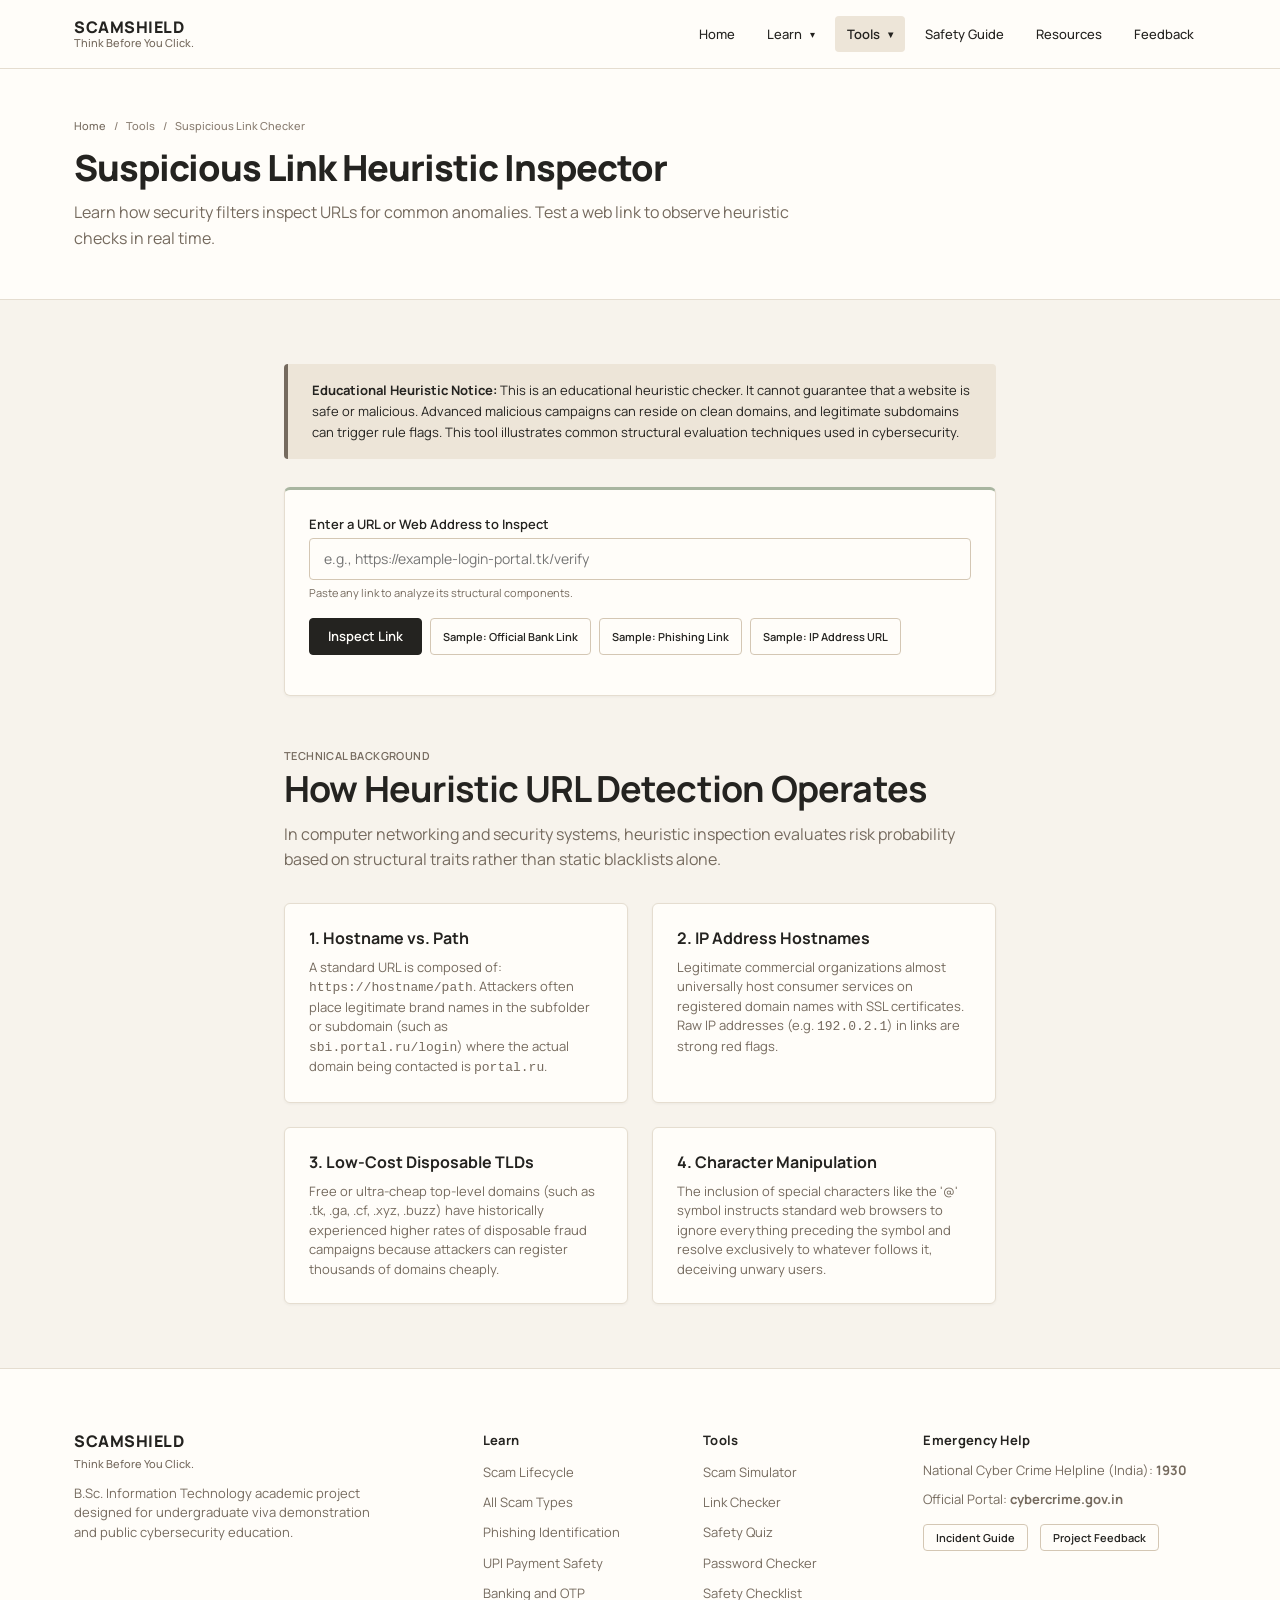
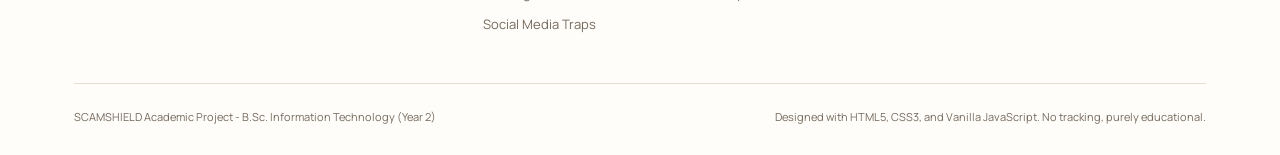
<file: link-checker.html>
<!DOCTYPE html>
<html lang="en">
<head>
  <meta charset="UTF-8">
  <meta name="viewport" content="width=device-width, initial-scale=1.0">
  <title>Suspicious Link Checker | SCAMSHIELD</title>
  <meta name="description" content="An educational heuristic URL checker demonstrating how automated web security systems inspect domain structures, protocol safety, and keywords for phishing indicators.">
  <link rel="preconnect" href="https://fonts.googleapis.com">
  <link rel="preconnect" href="https://fonts.gstatic.com" crossorigin>
  <link href="https://fonts.googleapis.com/css2?family=Manrope:wght@400;500;600;700;800&display=swap" rel="stylesheet">
  <link rel="stylesheet" href="css/style.css">
</head>
<body>

  <!-- Navigation Header -->
  <header class="site-header">
    <div class="container">
      <nav class="navbar" aria-label="Main Navigation">
        <a href="index.html" class="brand">
          <span class="brand-name">SCAMSHIELD</span>
          <span class="brand-tagline">Think Before You Click.</span>
        </a>

        <button class="nav-toggle" id="navToggle" aria-label="Toggle navigation menu" aria-expanded="false">
          <span class="nav-toggle-bars" aria-hidden="true">
            <span class="bar"></span>
            <span class="bar"></span>
            <span class="bar"></span>
          </span>
          <span class="nav-toggle-label">Menu</span>
        </button>

        <ul class="nav-menu" id="navMenu">
          <li class="nav-item">
            <a href="index.html" class="nav-link">Home</a>
          </li>
          <li class="nav-item dropdown">
            <a href="about.html" class="nav-link">Learn <span class="dropdown-arrow">&#9662;</span></a>
            <ul class="dropdown-menu">
              <li class="dropdown-item"><a href="about.html">About Fraud Lifecycle</a></li>
              <li class="dropdown-item"><a href="scams.html">Common Scam Types</a></li>
              <li class="dropdown-item"><a href="phishing.html">Phishing Awareness</a></li>
              <li class="dropdown-item"><a href="upi-scams.html">UPI and Payment Scams</a></li>
              <li class="dropdown-item"><a href="banking-scams.html">Banking and OTP Frauds</a></li>
              <li class="dropdown-item"><a href="social-media-scams.html">Social Media Traps</a></li>
            </ul>
          </li>
          <li class="nav-item dropdown">
            <a href="link-checker.html" class="nav-link active">Tools <span class="dropdown-arrow">&#9662;</span></a>
            <ul class="dropdown-menu">
              <li class="dropdown-item"><a href="simulator.html">Scam Simulator</a></li>
              <li class="dropdown-item"><a href="link-checker.html">Suspicious Link Checker</a></li>
              <li class="dropdown-item"><a href="quiz.html">Cyber Safety Quiz</a></li>
              <li class="dropdown-item"><a href="password-safety.html">Password Strength Checker</a></li>
              <li class="dropdown-item"><a href="checklist.html">Interactive Safety Checklist</a></li>
            </ul>
          </li>
          <li class="nav-item">
            <a href="after-scam.html" class="nav-link">Safety Guide</a>
          </li>
          <li class="nav-item">
            <a href="resources.html" class="nav-link">Resources</a>
          </li>
          <li class="nav-item">
            <a href="feedback.html" class="nav-link">Feedback</a>
          </li>
        </ul>
      </nav>
    </div>
  </header>
  <div class="nav-backdrop" id="navBackdrop"></div>

  <!-- Page Header -->
  <section class="page-header">
    <div class="container">
      <nav class="breadcrumbs">
        <a href="index.html">Home</a>
        <span>/</span>
        <span>Tools</span>
        <span>/</span>
        <span>Suspicious Link Checker</span>
      </nav>
      <h1 class="page-title">Suspicious Link Heuristic Inspector</h1>
      <p class="page-lead">
        Learn how security filters inspect URLs for common anomalies. Test a web link to observe heuristic checks in real time.
      </p>
    </div>
  </section>

  <!-- Main Content -->
  <main class="section">
    <div class="container container-narrow">

      <!-- Prominent Educational Disclaimer -->
      <div class="notice-box notice-disclaimer" style="margin-top: 0; margin-bottom: 28px;">
        <strong>Educational Heuristic Notice:</strong> This is an educational heuristic checker. It cannot guarantee that a website is safe or malicious. Advanced malicious campaigns can reside on clean domains, and legitimate subdomains can trigger rule flags. This tool illustrates common structural evaluation techniques used in cybersecurity.
      </div>

      <!-- Checker Form Card -->
      <div class="card card-accent-sage">
        <form id="linkCheckerForm">
          <div class="form-group">
            <label for="urlInput" class="form-label">Enter a URL or Web Address to Inspect</label>
            <input 
              type="text" 
              id="urlInput" 
              class="form-control" 
              placeholder="e.g., https://example-login-portal.tk/verify" 
              required
              autocomplete="off"
            >
            <div class="form-hint">Paste any link to analyze its structural components.</div>
          </div>

          <div style="display: flex; gap: 8px; margin-bottom: 16px; flex-wrap: wrap;">
            <button type="submit" class="btn btn-primary">Inspect Link</button>
            <button type="button" id="sampleSafe" class="btn btn-secondary btn-sm">Sample: Official Bank Link</button>
            <button type="button" id="samplePhish" class="btn btn-secondary btn-sm">Sample: Phishing Link</button>
            <button type="button" id="sampleIp" class="btn btn-secondary btn-sm">Sample: IP Address URL</button>
          </div>
        </form>

        <!-- Results Injection Container -->
        <div id="checkerResults" style="display: none;"></div>
      </div>

      <!-- Educational Explanation of Heuristics -->
      <div style="margin-top: 48px;">
        <span class="meta-label">Technical Background</span>
        <h2 class="section-title">How Heuristic URL Detection Operates</h2>
        <p class="section-subtitle">
          In computer networking and security systems, heuristic inspection evaluates risk probability based on structural traits rather than static blacklists alone.
        </p>

        <div class="grid grid-2">
          <div class="card">
            <h3 class="card-title-sm">1. Hostname vs. Path</h3>
            <p class="body-secondary">
              A standard URL is composed of: <code>https://hostname/path</code>. Attackers often place legitimate brand names in the subfolder or subdomain (such as <code>sbi.portal.ru/login</code>) where the actual domain being contacted is <code>portal.ru</code>.
            </p>
          </div>

          <div class="card">
            <h3 class="card-title-sm">2. IP Address Hostnames</h3>
            <p class="body-secondary">
              Legitimate commercial organizations almost universally host consumer services on registered domain names with SSL certificates. Raw IP addresses (e.g. <code>192.0.2.1</code>) in links are strong red flags.
            </p>
          </div>

          <div class="card">
            <h3 class="card-title-sm">3. Low-Cost Disposable TLDs</h3>
            <p class="body-secondary">
              Free or ultra-cheap top-level domains (such as .tk, .ga, .cf, .xyz, .buzz) have historically experienced higher rates of disposable fraud campaigns because attackers can register thousands of domains cheaply.
            </p>
          </div>

          <div class="card">
            <h3 class="card-title-sm">4. Character Manipulation</h3>
            <p class="body-secondary">
              The inclusion of special characters like the '@' symbol instructs standard web browsers to ignore everything preceding the symbol and resolve exclusively to whatever follows it, deceiving unwary users.
            </p>
          </div>
        </div>
      </div>

    </div>
  </main>

  <!-- Footer -->
  <footer class="site-footer">
    <div class="container">
      <div class="footer-grid">
        <div class="footer-brand">
          <h4 class="brand-name" style="margin-bottom: 6px;">SCAMSHIELD</h4>
          <p class="brand-tagline" style="margin-bottom: 14px;">Think Before You Click.</p>
          <p class="body-secondary">
            B.Sc. Information Technology academic project designed for undergraduate viva demonstration and public cybersecurity education.
          </p>
        </div>

        <div>
          <h5 class="footer-title">Learn</h5>
          <ul class="footer-links">
            <li><a href="about.html">Scam Lifecycle</a></li>
            <li><a href="scams.html">All Scam Types</a></li>
            <li><a href="phishing.html">Phishing Identification</a></li>
            <li><a href="upi-scams.html">UPI Payment Safety</a></li>
            <li><a href="banking-scams.html">Banking and OTP</a></li>
            <li><a href="social-media-scams.html">Social Media Traps</a></li>
          </ul>
        </div>

        <div>
          <h5 class="footer-title">Tools</h5>
          <ul class="footer-links">
            <li><a href="simulator.html">Scam Simulator</a></li>
            <li><a href="link-checker.html">Link Checker</a></li>
            <li><a href="quiz.html">Safety Quiz</a></li>
            <li><a href="password-safety.html">Password Checker</a></li>
            <li><a href="checklist.html">Safety Checklist</a></li>
          </ul>
        </div>

        <div>
          <h5 class="footer-title">Emergency Help</h5>
          <p class="body-secondary" style="margin-bottom: 10px;">
            National Cyber Crime Helpline (India): <strong>1930</strong>
          </p>
          <p class="body-secondary" style="margin-bottom: 14px;">
            Official Portal: <strong>cybercrime.gov.in</strong>
          </p>
          <div class="btn-group">
            <a href="after-scam.html" class="btn btn-secondary btn-sm">Incident Guide</a>
            <a href="feedback.html" class="btn btn-secondary btn-sm">Project Feedback</a>
          </div>
        </div>
      </div>

      <div class="footer-bottom">
        <div>SCAMSHIELD Academic Project - B.Sc. Information Technology (Year 2)</div>
        <div>Designed with HTML5, CSS3, and Vanilla JavaScript. No tracking, purely educational.</div>
      </div>
    </div>
  </footer>

  <script src="js/script.js"></script>
</body>
</html>
</file>
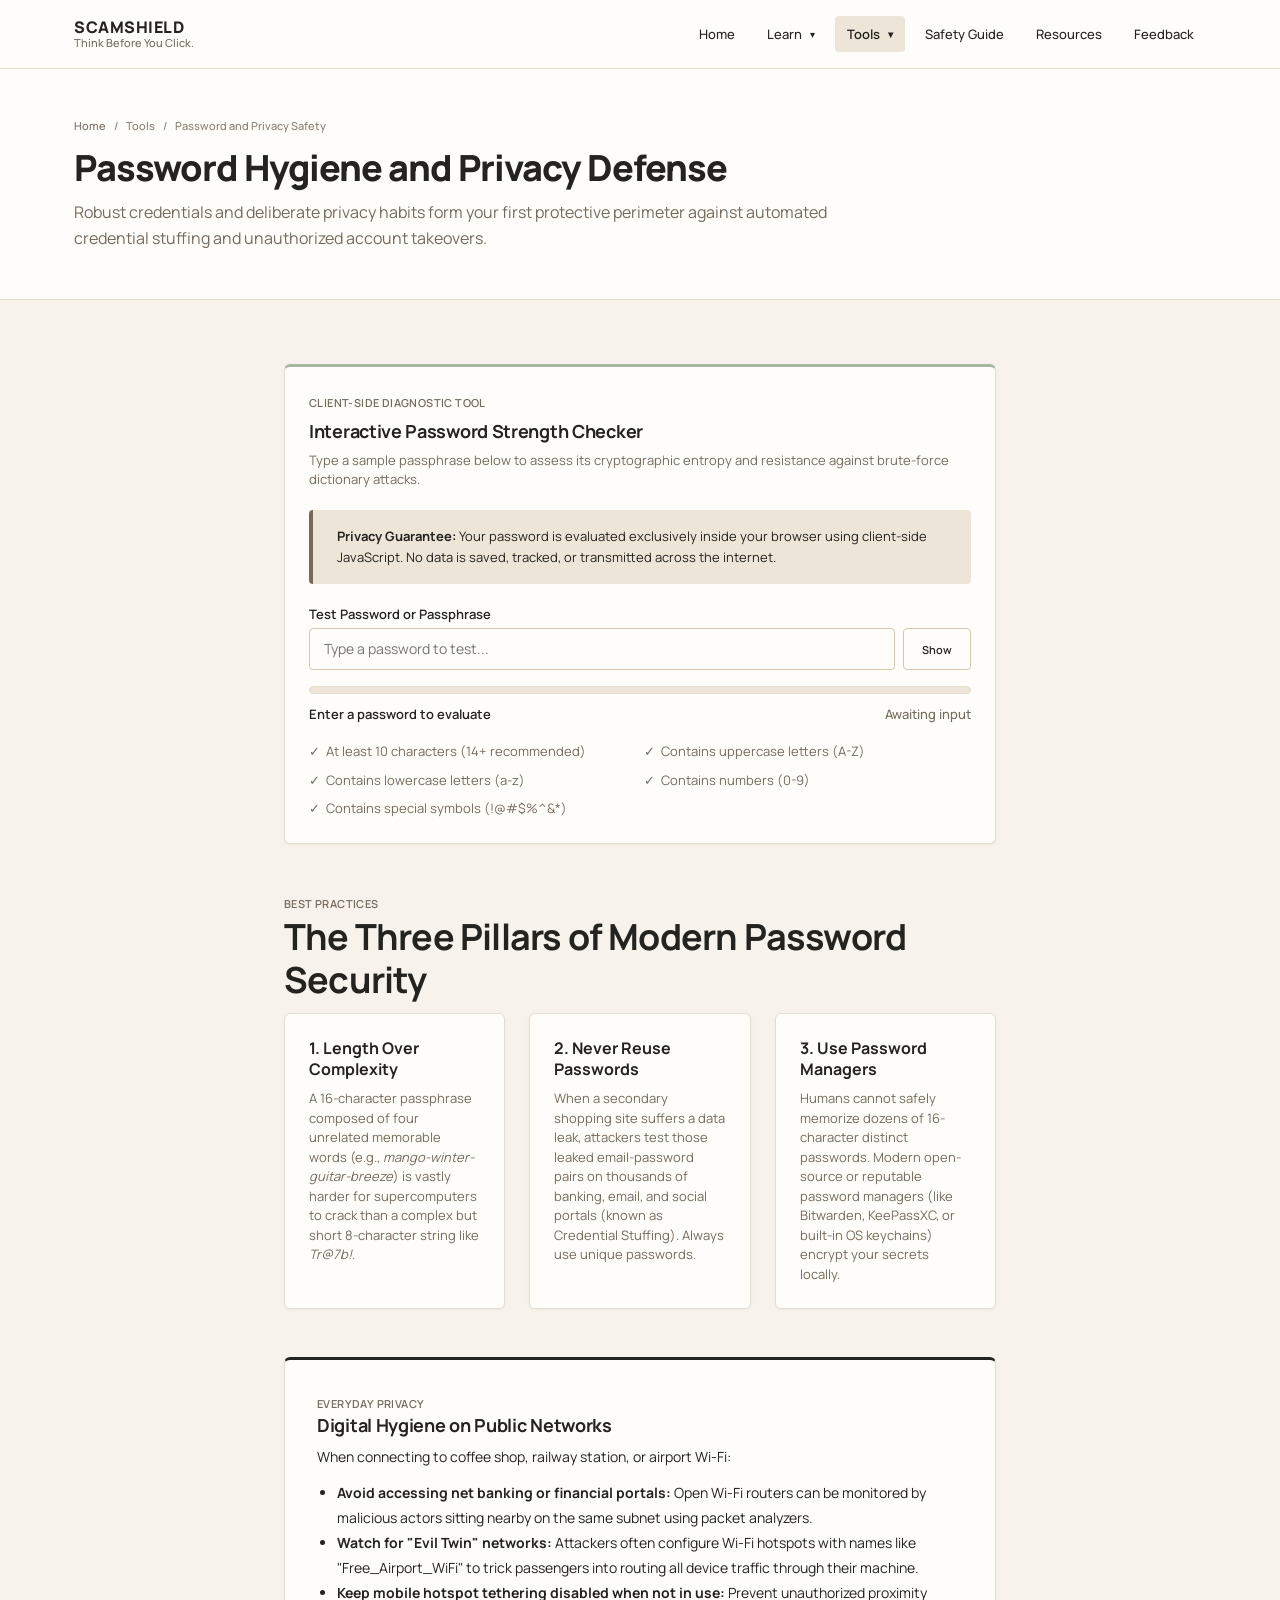
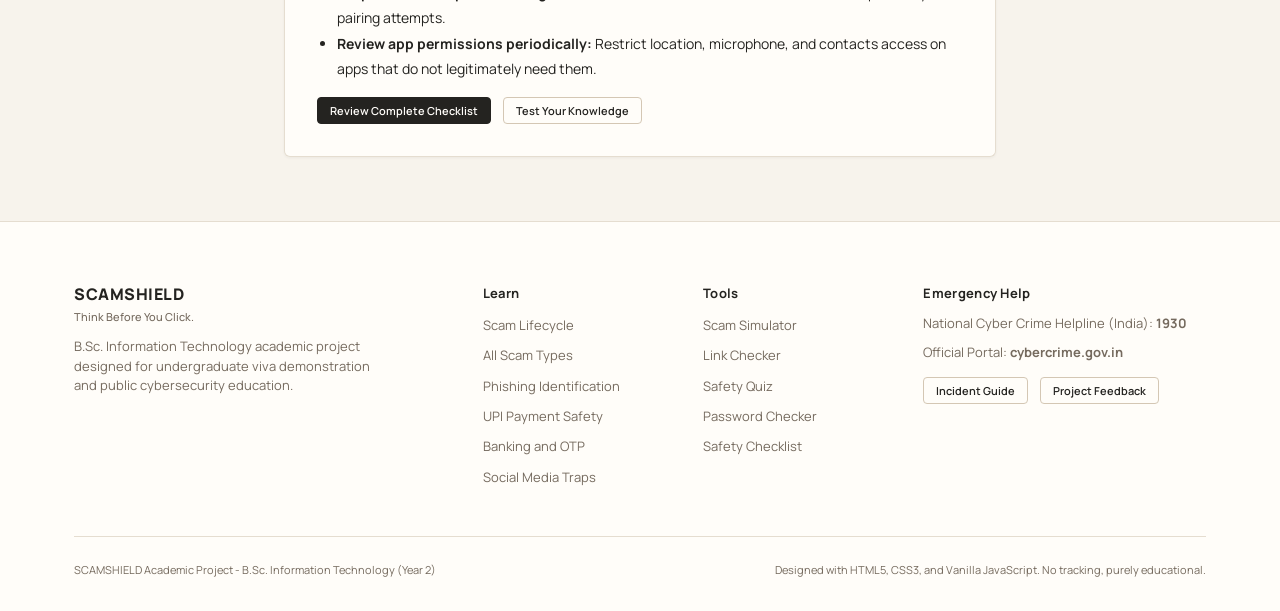
<file: password-safety.html>
<!DOCTYPE html>
<html lang="en">
<head>
  <meta charset="UTF-8">
  <meta name="viewport" content="width=device-width, initial-scale=1.0">
  <title>Password and Privacy Safety | SCAMSHIELD</title>
  <meta name="description" content="Master password security, passphrases, two-factor authentication, and public Wi-Fi hygiene with an interactive browser-only password strength checker.">
  <link rel="preconnect" href="https://fonts.googleapis.com">
  <link rel="preconnect" href="https://fonts.gstatic.com" crossorigin>
  <link href="https://fonts.googleapis.com/css2?family=Manrope:wght@400;500;600;700;800&display=swap" rel="stylesheet">
  <link rel="stylesheet" href="css/style.css">
</head>
<body>

  <!-- Navigation Header -->
  <header class="site-header">
    <div class="container">
      <nav class="navbar" aria-label="Main Navigation">
        <a href="index.html" class="brand">
          <span class="brand-name">SCAMSHIELD</span>
          <span class="brand-tagline">Think Before You Click.</span>
        </a>

        <button class="nav-toggle" id="navToggle" aria-label="Toggle navigation menu" aria-expanded="false">
          <span class="nav-toggle-bars" aria-hidden="true">
            <span class="bar"></span>
            <span class="bar"></span>
            <span class="bar"></span>
          </span>
          <span class="nav-toggle-label">Menu</span>
        </button>

        <ul class="nav-menu" id="navMenu">
          <li class="nav-item">
            <a href="index.html" class="nav-link">Home</a>
          </li>
          <li class="nav-item dropdown">
            <a href="about.html" class="nav-link">Learn <span class="dropdown-arrow">&#9662;</span></a>
            <ul class="dropdown-menu">
              <li class="dropdown-item"><a href="about.html">About Fraud Lifecycle</a></li>
              <li class="dropdown-item"><a href="scams.html">Common Scam Types</a></li>
              <li class="dropdown-item"><a href="phishing.html">Phishing Awareness</a></li>
              <li class="dropdown-item"><a href="upi-scams.html">UPI and Payment Scams</a></li>
              <li class="dropdown-item"><a href="banking-scams.html">Banking and OTP Frauds</a></li>
              <li class="dropdown-item"><a href="social-media-scams.html">Social Media Traps</a></li>
            </ul>
          </li>
          <li class="nav-item dropdown">
            <a href="password-safety.html" class="nav-link active">Tools <span class="dropdown-arrow">&#9662;</span></a>
            <ul class="dropdown-menu">
              <li class="dropdown-item"><a href="simulator.html">Scam Simulator</a></li>
              <li class="dropdown-item"><a href="link-checker.html">Suspicious Link Checker</a></li>
              <li class="dropdown-item"><a href="quiz.html">Cyber Safety Quiz</a></li>
              <li class="dropdown-item"><a href="password-safety.html">Password Strength Checker</a></li>
              <li class="dropdown-item"><a href="checklist.html">Interactive Safety Checklist</a></li>
            </ul>
          </li>
          <li class="nav-item">
            <a href="after-scam.html" class="nav-link">Safety Guide</a>
          </li>
          <li class="nav-item">
            <a href="resources.html" class="nav-link">Resources</a>
          </li>
          <li class="nav-item">
            <a href="feedback.html" class="nav-link">Feedback</a>
          </li>
        </ul>
      </nav>
    </div>
  </header>
  <div class="nav-backdrop" id="navBackdrop"></div>

  <!-- Page Header -->
  <section class="page-header">
    <div class="container">
      <nav class="breadcrumbs">
        <a href="index.html">Home</a>
        <span>/</span>
        <span>Tools</span>
        <span>/</span>
        <span>Password and Privacy Safety</span>
      </nav>
      <h1 class="page-title">Password Hygiene and Privacy Defense</h1>
      <p class="page-lead">
        Robust credentials and deliberate privacy habits form your first protective perimeter against automated credential stuffing and unauthorized account takeovers.
      </p>
    </div>
  </section>

  <!-- Main Content -->
  <main class="section">
    <div class="container container-narrow">

      <!-- Interactive Password Evaluator -->
      <div class="card card-accent-sage" style="margin-bottom: 48px;">
        <span class="meta-label">Client-Side Diagnostic Tool</span>
        <h2 class="card-title" style="margin-top: 6px;">Interactive Password Strength Checker</h2>
        <p class="body-secondary" style="margin-bottom: 20px;">
          Type a sample passphrase below to assess its cryptographic entropy and resistance against brute-force dictionary attacks.
        </p>

        <div class="notice-box notice-disclaimer" style="margin-top: 0; margin-bottom: 20px;">
          <strong>Privacy Guarantee:</strong> Your password is evaluated exclusively inside your browser using client-side JavaScript. No data is saved, tracked, or transmitted across the internet.
        </div>

        <div class="form-group">
          <label for="pwdInput" class="form-label">Test Password or Passphrase</label>
          <div style="display: flex; gap: 8px;">
            <input 
              type="password" 
              id="pwdInput" 
              class="form-control" 
              placeholder="Type a password to test..." 
              autocomplete="off"
            >
            <button type="button" id="pwdToggle" class="btn btn-secondary btn-sm" style="min-width: 68px;">Show</button>
          </div>
        </div>

        <!-- Meter -->
        <div class="meter-bar-container">
          <div id="pwdMeter" class="meter-bar"></div>
        </div>

        <div style="display: flex; justify-content: space-between; align-items: center; font-size: 13px; font-weight: 600; color: var(--color-charcoal); margin-top: 8px;">
          <span id="pwdRatingText">Enter a password to evaluate</span>
          <span id="pwdCrackEstimate" style="color: var(--color-brown); font-weight: 500;">Awaiting input</span>
        </div>

        <!-- Criteria Checks -->
        <ul class="criteria-list">
          <li class="criteria-item" id="critLength">
            <span>&#10003;</span> At least 10 characters (14+ recommended)
          </li>
          <li class="criteria-item" id="critUpper">
            <span>&#10003;</span> Contains uppercase letters (A-Z)
          </li>
          <li class="criteria-item" id="critLower">
            <span>&#10003;</span> Contains lowercase letters (a-z)
          </li>
          <li class="criteria-item" id="critNumber">
            <span>&#10003;</span> Contains numbers (0-9)
          </li>
          <li class="criteria-item" id="critSpecial">
            <span>&#10003;</span> Contains special symbols (!@#$%^&amp;*)
          </li>
        </ul>
      </div>

      <!-- Core Educational Principles -->
      <div style="margin-bottom: 48px;">
        <span class="meta-label">Best Practices</span>
        <h2 class="section-title">The Three Pillars of Modern Password Security</h2>

        <div class="grid grid-3">
          <div class="card">
            <h3 class="card-title-sm">1. Length Over Complexity</h3>
            <p class="body-secondary">
              A 16-character passphrase composed of four unrelated memorable words (e.g., <em>mango-winter-guitar-breeze</em>) is vastly harder for supercomputers to crack than a complex but short 8-character string like <em>Tr@7b!</em>.
            </p>
          </div>

          <div class="card">
            <h3 class="card-title-sm">2. Never Reuse Passwords</h3>
            <p class="body-secondary">
              When a secondary shopping site suffers a data leak, attackers test those leaked email-password pairs on thousands of banking, email, and social portals (known as Credential Stuffing). Always use unique passwords.
            </p>
          </div>

          <div class="card">
            <h3 class="card-title-sm">3. Use Password Managers</h3>
            <p class="body-secondary">
              Humans cannot safely memorize dozens of 16-character distinct passwords. Modern open-source or reputable password managers (like Bitwarden, KeePassXC, or built-in OS keychains) encrypt your secrets locally.
            </p>
          </div>
        </div>
      </div>

      <!-- Privacy & Public Wi-Fi Hygiene -->
      <div class="card card-accent-charcoal" style="background-color: var(--color-white); padding: 32px;">
        <span class="meta-label">Everyday Privacy</span>
        <h3 class="card-title">Digital Hygiene on Public Networks</h3>
        <p class="body-normal" style="margin-bottom: 12px;">
          When connecting to coffee shop, railway station, or airport Wi-Fi:
        </p>
        <ul style="padding-left: 20px; line-height: 1.8; color: var(--color-charcoal); margin-bottom: 16px;">
          <li><strong>Avoid accessing net banking or financial portals:</strong> Open Wi-Fi routers can be monitored by malicious actors sitting nearby on the same subnet using packet analyzers.</li>
          <li><strong>Watch for "Evil Twin" networks:</strong> Attackers often configure Wi-Fi hotspots with names like "Free_Airport_WiFi" to trick passengers into routing all device traffic through their machine.</li>
          <li><strong>Keep mobile hotspot tethering disabled when not in use:</strong> Prevent unauthorized proximity pairing attempts.</li>
          <li><strong>Review app permissions periodically:</strong> Restrict location, microphone, and contacts access on apps that do not legitimately need them.</li>
        </ul>

        <div class="btn-group">
          <a href="checklist.html" class="btn btn-primary btn-sm">Review Complete Checklist</a>
          <a href="quiz.html" class="btn btn-secondary btn-sm">Test Your Knowledge</a>
        </div>
      </div>

    </div>
  </main>

  <!-- Footer -->
  <footer class="site-footer">
    <div class="container">
      <div class="footer-grid">
        <div class="footer-brand">
          <h4 class="brand-name" style="margin-bottom: 6px;">SCAMSHIELD</h4>
          <p class="brand-tagline" style="margin-bottom: 14px;">Think Before You Click.</p>
          <p class="body-secondary">
            B.Sc. Information Technology academic project designed for undergraduate viva demonstration and public cybersecurity education.
          </p>
        </div>

        <div>
          <h5 class="footer-title">Learn</h5>
          <ul class="footer-links">
            <li><a href="about.html">Scam Lifecycle</a></li>
            <li><a href="scams.html">All Scam Types</a></li>
            <li><a href="phishing.html">Phishing Identification</a></li>
            <li><a href="upi-scams.html">UPI Payment Safety</a></li>
            <li><a href="banking-scams.html">Banking and OTP</a></li>
            <li><a href="social-media-scams.html">Social Media Traps</a></li>
          </ul>
        </div>

        <div>
          <h5 class="footer-title">Tools</h5>
          <ul class="footer-links">
            <li><a href="simulator.html">Scam Simulator</a></li>
            <li><a href="link-checker.html">Link Checker</a></li>
            <li><a href="quiz.html">Safety Quiz</a></li>
            <li><a href="password-safety.html">Password Checker</a></li>
            <li><a href="checklist.html">Safety Checklist</a></li>
          </ul>
        </div>

        <div>
          <h5 class="footer-title">Emergency Help</h5>
          <p class="body-secondary" style="margin-bottom: 10px;">
            National Cyber Crime Helpline (India): <strong>1930</strong>
          </p>
          <p class="body-secondary" style="margin-bottom: 14px;">
            Official Portal: <strong>cybercrime.gov.in</strong>
          </p>
          <div class="btn-group">
            <a href="after-scam.html" class="btn btn-secondary btn-sm">Incident Guide</a>
            <a href="feedback.html" class="btn btn-secondary btn-sm">Project Feedback</a>
          </div>
        </div>
      </div>

      <div class="footer-bottom">
        <div>SCAMSHIELD Academic Project - B.Sc. Information Technology (Year 2)</div>
        <div>Designed with HTML5, CSS3, and Vanilla JavaScript. No tracking, purely educational.</div>
      </div>
    </div>
  </footer>

  <script src="js/script.js"></script>
</body>
</html>
</file>
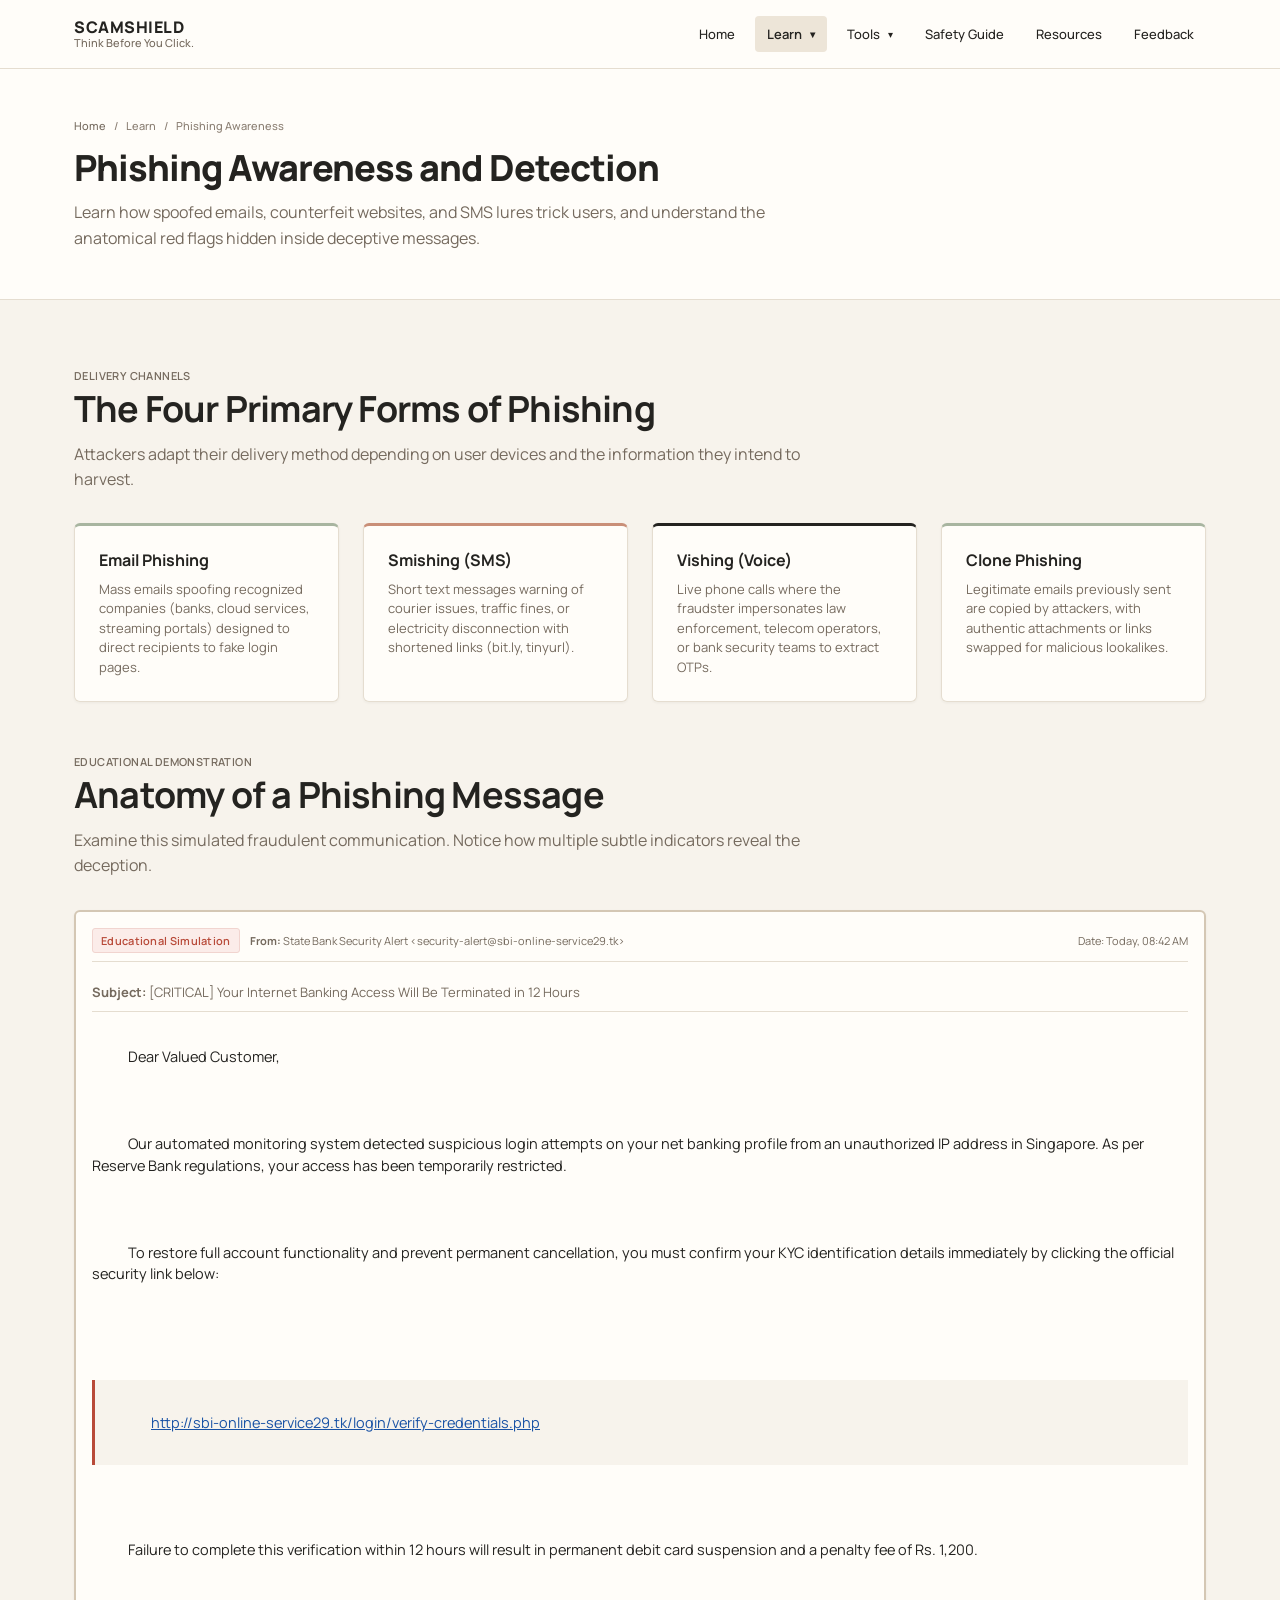
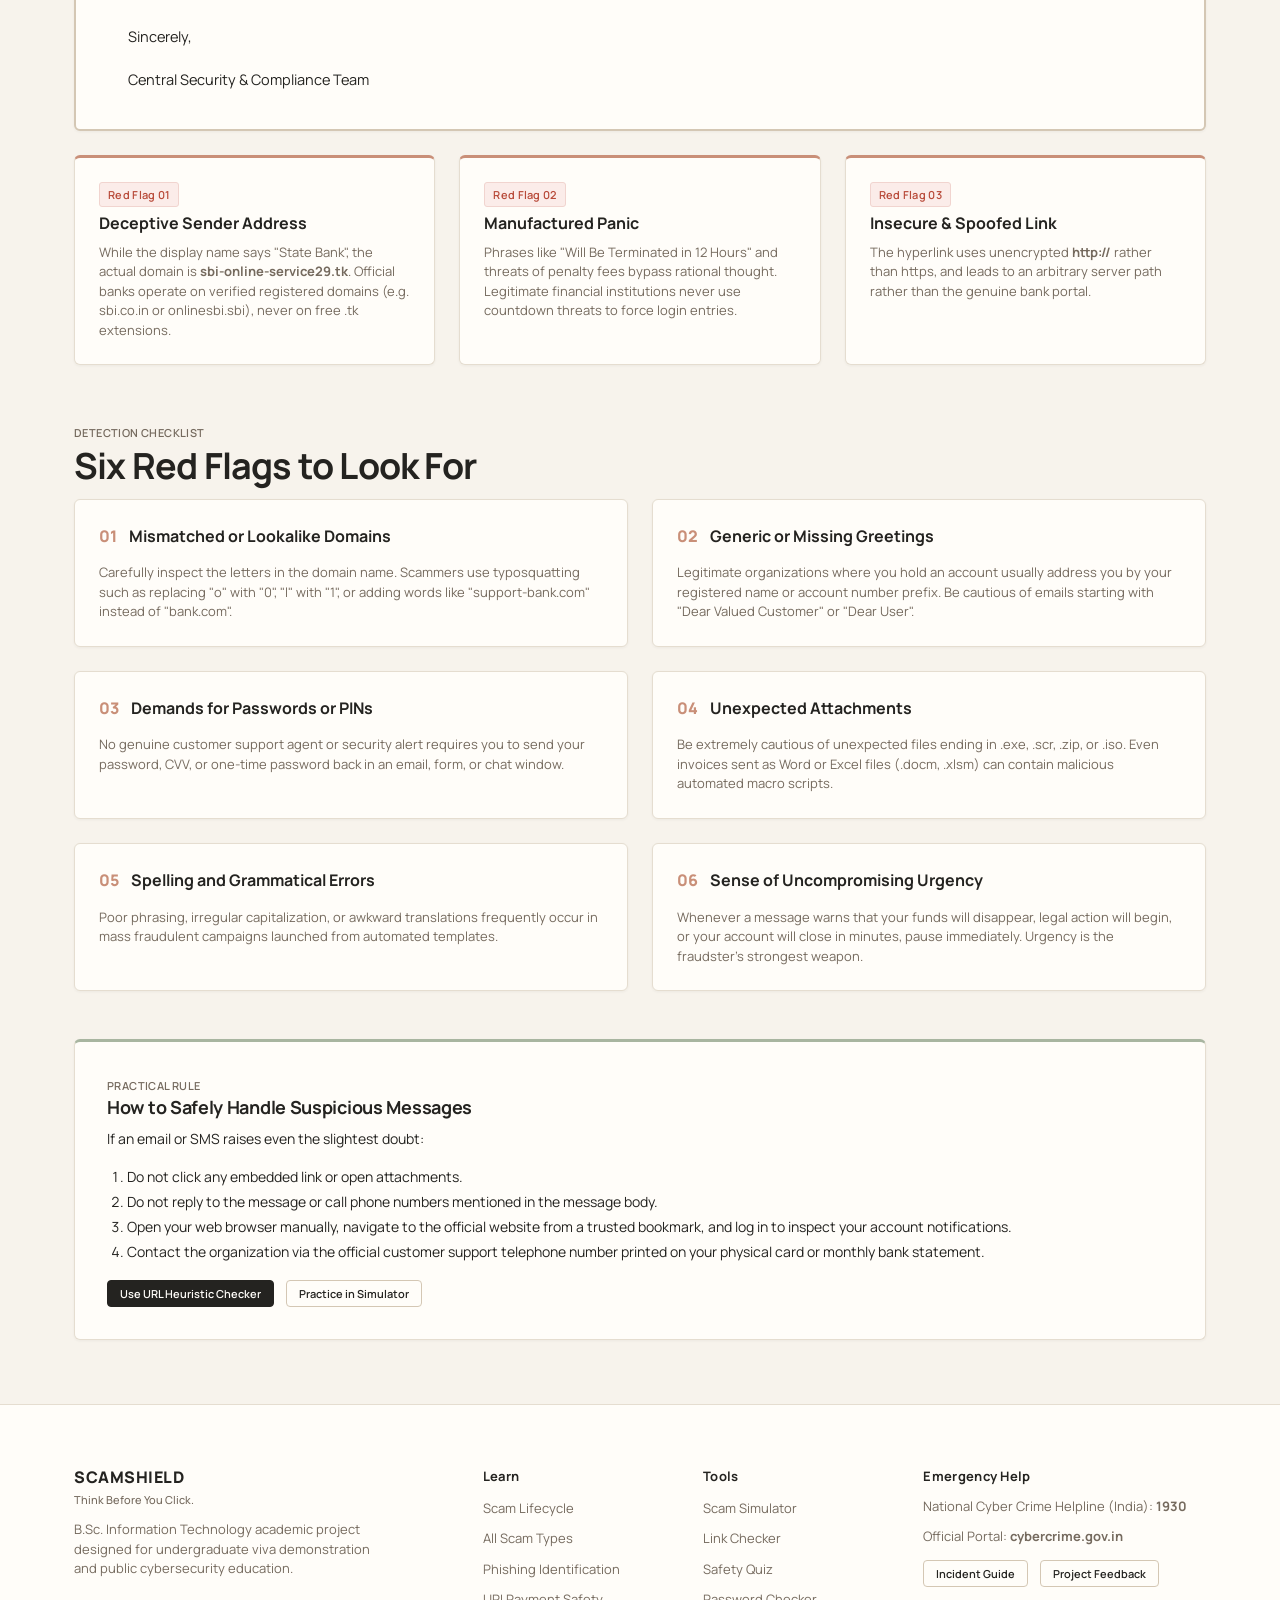
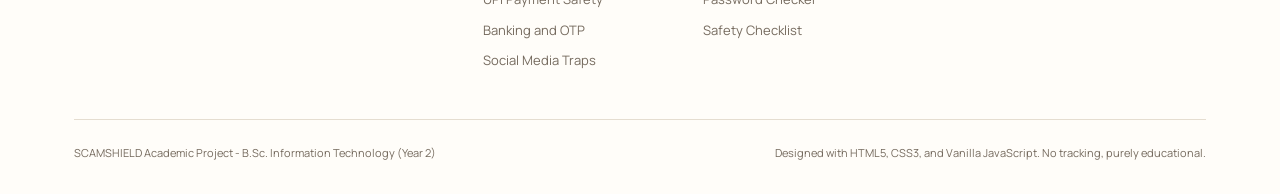
<file: phishing.html>
<!DOCTYPE html>
<html lang="en">
<head>
  <meta charset="UTF-8">
  <meta name="viewport" content="width=device-width, initial-scale=1.0">
  <title>Phishing Awareness | SCAMSHIELD</title>
  <meta name="description" content="Learn how to spot deceptive phishing emails, SMS smishing traps, and fake login domains. Features an annotated educational email simulation.">
  <link rel="preconnect" href="https://fonts.googleapis.com">
  <link rel="preconnect" href="https://fonts.gstatic.com" crossorigin>
  <link href="https://fonts.googleapis.com/css2?family=Manrope:wght@400;500;600;700;800&display=swap" rel="stylesheet">
  <link rel="stylesheet" href="css/style.css">
</head>
<body>

  <!-- Navigation Header -->
  <header class="site-header">
    <div class="container">
      <nav class="navbar" aria-label="Main Navigation">
        <a href="index.html" class="brand">
          <span class="brand-name">SCAMSHIELD</span>
          <span class="brand-tagline">Think Before You Click.</span>
        </a>

        <button class="nav-toggle" id="navToggle" aria-label="Toggle navigation menu" aria-expanded="false">
          <span class="nav-toggle-bars" aria-hidden="true">
            <span class="bar"></span>
            <span class="bar"></span>
            <span class="bar"></span>
          </span>
          <span class="nav-toggle-label">Menu</span>
        </button>

        <ul class="nav-menu" id="navMenu">
          <li class="nav-item">
            <a href="index.html" class="nav-link">Home</a>
          </li>
          <li class="nav-item dropdown">
            <a href="phishing.html" class="nav-link active">Learn <span class="dropdown-arrow">&#9662;</span></a>
            <ul class="dropdown-menu">
              <li class="dropdown-item"><a href="about.html">About Fraud Lifecycle</a></li>
              <li class="dropdown-item"><a href="scams.html">Common Scam Types</a></li>
              <li class="dropdown-item"><a href="phishing.html">Phishing Awareness</a></li>
              <li class="dropdown-item"><a href="upi-scams.html">UPI and Payment Scams</a></li>
              <li class="dropdown-item"><a href="banking-scams.html">Banking and OTP Frauds</a></li>
              <li class="dropdown-item"><a href="social-media-scams.html">Social Media Traps</a></li>
            </ul>
          </li>
          <li class="nav-item dropdown">
            <a href="simulator.html" class="nav-link">Tools <span class="dropdown-arrow">&#9662;</span></a>
            <ul class="dropdown-menu">
              <li class="dropdown-item"><a href="simulator.html">Scam Simulator</a></li>
              <li class="dropdown-item"><a href="link-checker.html">Suspicious Link Checker</a></li>
              <li class="dropdown-item"><a href="quiz.html">Cyber Safety Quiz</a></li>
              <li class="dropdown-item"><a href="password-safety.html">Password Strength Checker</a></li>
              <li class="dropdown-item"><a href="checklist.html">Interactive Safety Checklist</a></li>
            </ul>
          </li>
          <li class="nav-item">
            <a href="after-scam.html" class="nav-link">Safety Guide</a>
          </li>
          <li class="nav-item">
            <a href="resources.html" class="nav-link">Resources</a>
          </li>
          <li class="nav-item">
            <a href="feedback.html" class="nav-link">Feedback</a>
          </li>
        </ul>
      </nav>
    </div>
  </header>
  <div class="nav-backdrop" id="navBackdrop"></div>

  <!-- Page Header -->
  <section class="page-header">
    <div class="container">
      <nav class="breadcrumbs">
        <a href="index.html">Home</a>
        <span>/</span>
        <span>Learn</span>
        <span>/</span>
        <span>Phishing Awareness</span>
      </nav>
      <h1 class="page-title">Phishing Awareness and Detection</h1>
      <p class="page-lead">
        Learn how spoofed emails, counterfeit websites, and SMS lures trick users, and understand the anatomical red flags hidden inside deceptive messages.
      </p>
    </div>
  </section>

  <!-- Main Content -->
  <main class="section">
    <div class="container">

      <!-- Four Forms of Phishing -->
      <div style="margin-bottom: 48px;">
        <span class="meta-label">Delivery Channels</span>
        <h2 class="section-title">The Four Primary Forms of Phishing</h2>
        <p class="section-subtitle">
          Attackers adapt their delivery method depending on user devices and the information they intend to harvest.
        </p>

        <div class="grid grid-4">
          <div class="card card-accent-sage">
            <h3 class="card-title-sm">Email Phishing</h3>
            <p class="body-secondary">
              Mass emails spoofing recognized companies (banks, cloud services, streaming portals) designed to direct recipients to fake login pages.
            </p>
          </div>

          <div class="card card-accent-terracotta">
            <h3 class="card-title-sm">Smishing (SMS)</h3>
            <p class="body-secondary">
              Short text messages warning of courier issues, traffic fines, or electricity disconnection with shortened links (bit.ly, tinyurl).
            </p>
          </div>

          <div class="card card-accent-charcoal">
            <h3 class="card-title-sm">Vishing (Voice)</h3>
            <p class="body-secondary">
              Live phone calls where the fraudster impersonates law enforcement, telecom operators, or bank security teams to extract OTPs.
            </p>
          </div>

          <div class="card card-accent-sage">
            <h3 class="card-title-sm">Clone Phishing</h3>
            <p class="body-secondary">
              Legitimate emails previously sent are copied by attackers, with authentic attachments or links swapped for malicious lookalikes.
            </p>
          </div>
        </div>
      </div>

      <!-- Educational Simulation: Anatomy of a Phishing Email -->
      <div style="margin-bottom: 56px;">
        <span class="meta-label">Educational Demonstration</span>
        <h2 class="section-title">Anatomy of a Phishing Message</h2>
        <p class="section-subtitle">
          Examine this simulated fraudulent communication. Notice how multiple subtle indicators reveal the deception.
        </p>

        <div class="message-simulation" style="border: 2px solid var(--color-border-dark);">
          <div class="message-header">
            <div>
              <span class="tag tag-danger" style="margin-right: 8px;">Educational Simulation</span>
              <strong>From:</strong> State Bank Security Alert &lt;security-alert@sbi-online-service29.tk&gt;
            </div>
            <div>Date: Today, 08:42 AM</div>
          </div>
          
          <div style="padding: 8px 0; border-bottom: 1px solid var(--color-border); font-size: 13px; margin-bottom: 12px; color: var(--color-brown);">
            <strong>Subject:</strong> [CRITICAL] Your Internet Banking Access Will Be Terminated in 12 Hours
          </div>

          <div class="message-body" style="font-size: 14.5px;">
            Dear Valued Customer,
            <br><br>
            Our automated monitoring system detected suspicious login attempts on your net banking profile from an unauthorized IP address in Singapore. As per Reserve Bank regulations, your access has been temporarily restricted.
            <br><br>
            To restore full account functionality and prevent permanent cancellation, you must confirm your KYC identification details immediately by clicking the official security link below:
            <br><br>
            <div style="background-color: var(--color-ivory); padding: 10px 14px; border-left: 3px solid var(--color-danger); margin: 8px 0;">
              <span class="message-fake-link">http://sbi-online-service29.tk/login/verify-credentials.php</span>
            </div>
            <br>
            Failure to complete this verification within 12 hours will result in permanent debit card suspension and a penalty fee of Rs. 1,200.
            <br><br>
            Sincerely,<br>
            Central Security &amp; Compliance Team
          </div>
        </div>

        <!-- Annotation Breakdown -->
        <div class="grid grid-3" style="margin-top: 24px;">
          <div class="card card-accent-terracotta">
            <span class="tag tag-danger" style="margin-bottom: 6px;">Red Flag 01</span>
            <h4 class="card-title-sm">Deceptive Sender Address</h4>
            <p class="body-secondary">
              While the display name says "State Bank", the actual domain is <strong>sbi-online-service29.tk</strong>. Official banks operate on verified registered domains (e.g. sbi.co.in or onlinesbi.sbi), never on free .tk extensions.
            </p>
          </div>

          <div class="card card-accent-terracotta">
            <span class="tag tag-danger" style="margin-bottom: 6px;">Red Flag 02</span>
            <h4 class="card-title-sm">Manufactured Panic</h4>
            <p class="body-secondary">
              Phrases like "Will Be Terminated in 12 Hours" and threats of penalty fees bypass rational thought. Legitimate financial institutions never use countdown threats to force login entries.
            </p>
          </div>

          <div class="card card-accent-terracotta">
            <span class="tag tag-danger" style="margin-bottom: 6px;">Red Flag 03</span>
            <h4 class="card-title-sm">Insecure &amp; Spoofed Link</h4>
            <p class="body-secondary">
              The hyperlink uses unencrypted <strong>http://</strong> rather than https, and leads to an arbitrary server path rather than the genuine bank portal.
            </p>
          </div>
        </div>
      </div>

      <!-- Six Key Red Flags to Notice -->
      <div style="margin-bottom: 48px;">
        <span class="meta-label">Detection Checklist</span>
        <h2 class="section-title">Six Red Flags to Look For</h2>

        <div class="grid grid-2">
          <div class="card">
            <div class="rule-header">
              <span class="rule-number">01</span>
              <h3 class="card-title-sm">Mismatched or Lookalike Domains</h3>
            </div>
            <p class="body-secondary">
              Carefully inspect the letters in the domain name. Scammers use typosquatting such as replacing "o" with "0", "l" with "1", or adding words like "support-bank.com" instead of "bank.com".
            </p>
          </div>

          <div class="card">
            <div class="rule-header">
              <span class="rule-number">02</span>
              <h3 class="card-title-sm">Generic or Missing Greetings</h3>
            </div>
            <p class="body-secondary">
              Legitimate organizations where you hold an account usually address you by your registered name or account number prefix. Be cautious of emails starting with "Dear Valued Customer" or "Dear User".
            </p>
          </div>

          <div class="card">
            <div class="rule-header">
              <span class="rule-number">03</span>
              <h3 class="card-title-sm">Demands for Passwords or PINs</h3>
            </div>
            <p class="body-secondary">
              No genuine customer support agent or security alert requires you to send your password, CVV, or one-time password back in an email, form, or chat window.
            </p>
          </div>

          <div class="card">
            <div class="rule-header">
              <span class="rule-number">04</span>
              <h3 class="card-title-sm">Unexpected Attachments</h3>
            </div>
            <p class="body-secondary">
              Be extremely cautious of unexpected files ending in .exe, .scr, .zip, or .iso. Even invoices sent as Word or Excel files (.docm, .xlsm) can contain malicious automated macro scripts.
            </p>
          </div>

          <div class="card">
            <div class="rule-header">
              <span class="rule-number">05</span>
              <h3 class="card-title-sm">Spelling and Grammatical Errors</h3>
            </div>
            <p class="body-secondary">
              Poor phrasing, irregular capitalization, or awkward translations frequently occur in mass fraudulent campaigns launched from automated templates.
            </p>
          </div>

          <div class="card">
            <div class="rule-header">
              <span class="rule-number">06</span>
              <h3 class="card-title-sm">Sense of Uncompromising Urgency</h3>
            </div>
            <p class="body-secondary">
              Whenever a message warns that your funds will disappear, legal action will begin, or your account will close in minutes, pause immediately. Urgency is the fraudster's strongest weapon.
            </p>
          </div>
        </div>
      </div>

      <!-- Action Box -->
      <div class="card card-accent-sage" style="background-color: var(--color-white); padding: 32px;">
        <span class="meta-label">Practical Rule</span>
        <h3 class="card-title">How to Safely Handle Suspicious Messages</h3>
        <p class="body-normal" style="margin-bottom: 14px;">
          If an email or SMS raises even the slightest doubt:
        </p>
        <ol style="padding-left: 20px; line-height: 1.8; color: var(--color-charcoal); margin-bottom: 16px;">
          <li>Do not click any embedded link or open attachments.</li>
          <li>Do not reply to the message or call phone numbers mentioned in the message body.</li>
          <li>Open your web browser manually, navigate to the official website from a trusted bookmark, and log in to inspect your account notifications.</li>
          <li>Contact the organization via the official customer support telephone number printed on your physical card or monthly bank statement.</li>
        </ol>
        <div class="btn-group">
          <a href="link-checker.html" class="btn btn-primary btn-sm">Use URL Heuristic Checker</a>
          <a href="simulator.html" class="btn btn-secondary btn-sm">Practice in Simulator</a>
        </div>
      </div>

    </div>
  </main>

  <!-- Footer -->
  <footer class="site-footer">
    <div class="container">
      <div class="footer-grid">
        <div class="footer-brand">
          <h4 class="brand-name" style="margin-bottom: 6px;">SCAMSHIELD</h4>
          <p class="brand-tagline" style="margin-bottom: 14px;">Think Before You Click.</p>
          <p class="body-secondary">
            B.Sc. Information Technology academic project designed for undergraduate viva demonstration and public cybersecurity education.
          </p>
        </div>

        <div>
          <h5 class="footer-title">Learn</h5>
          <ul class="footer-links">
            <li><a href="about.html">Scam Lifecycle</a></li>
            <li><a href="scams.html">All Scam Types</a></li>
            <li><a href="phishing.html">Phishing Identification</a></li>
            <li><a href="upi-scams.html">UPI Payment Safety</a></li>
            <li><a href="banking-scams.html">Banking and OTP</a></li>
            <li><a href="social-media-scams.html">Social Media Traps</a></li>
          </ul>
        </div>

        <div>
          <h5 class="footer-title">Tools</h5>
          <ul class="footer-links">
            <li><a href="simulator.html">Scam Simulator</a></li>
            <li><a href="link-checker.html">Link Checker</a></li>
            <li><a href="quiz.html">Safety Quiz</a></li>
            <li><a href="password-safety.html">Password Checker</a></li>
            <li><a href="checklist.html">Safety Checklist</a></li>
          </ul>
        </div>

        <div>
          <h5 class="footer-title">Emergency Help</h5>
          <p class="body-secondary" style="margin-bottom: 10px;">
            National Cyber Crime Helpline (India): <strong>1930</strong>
          </p>
          <p class="body-secondary" style="margin-bottom: 14px;">
            Official Portal: <strong>cybercrime.gov.in</strong>
          </p>
          <div class="btn-group">
            <a href="after-scam.html" class="btn btn-secondary btn-sm">Incident Guide</a>
            <a href="feedback.html" class="btn btn-secondary btn-sm">Project Feedback</a>
          </div>
        </div>
      </div>

      <div class="footer-bottom">
        <div>SCAMSHIELD Academic Project - B.Sc. Information Technology (Year 2)</div>
        <div>Designed with HTML5, CSS3, and Vanilla JavaScript. No tracking, purely educational.</div>
      </div>
    </div>
  </footer>

  <script src="js/script.js"></script>
</body>
</html>
</file>
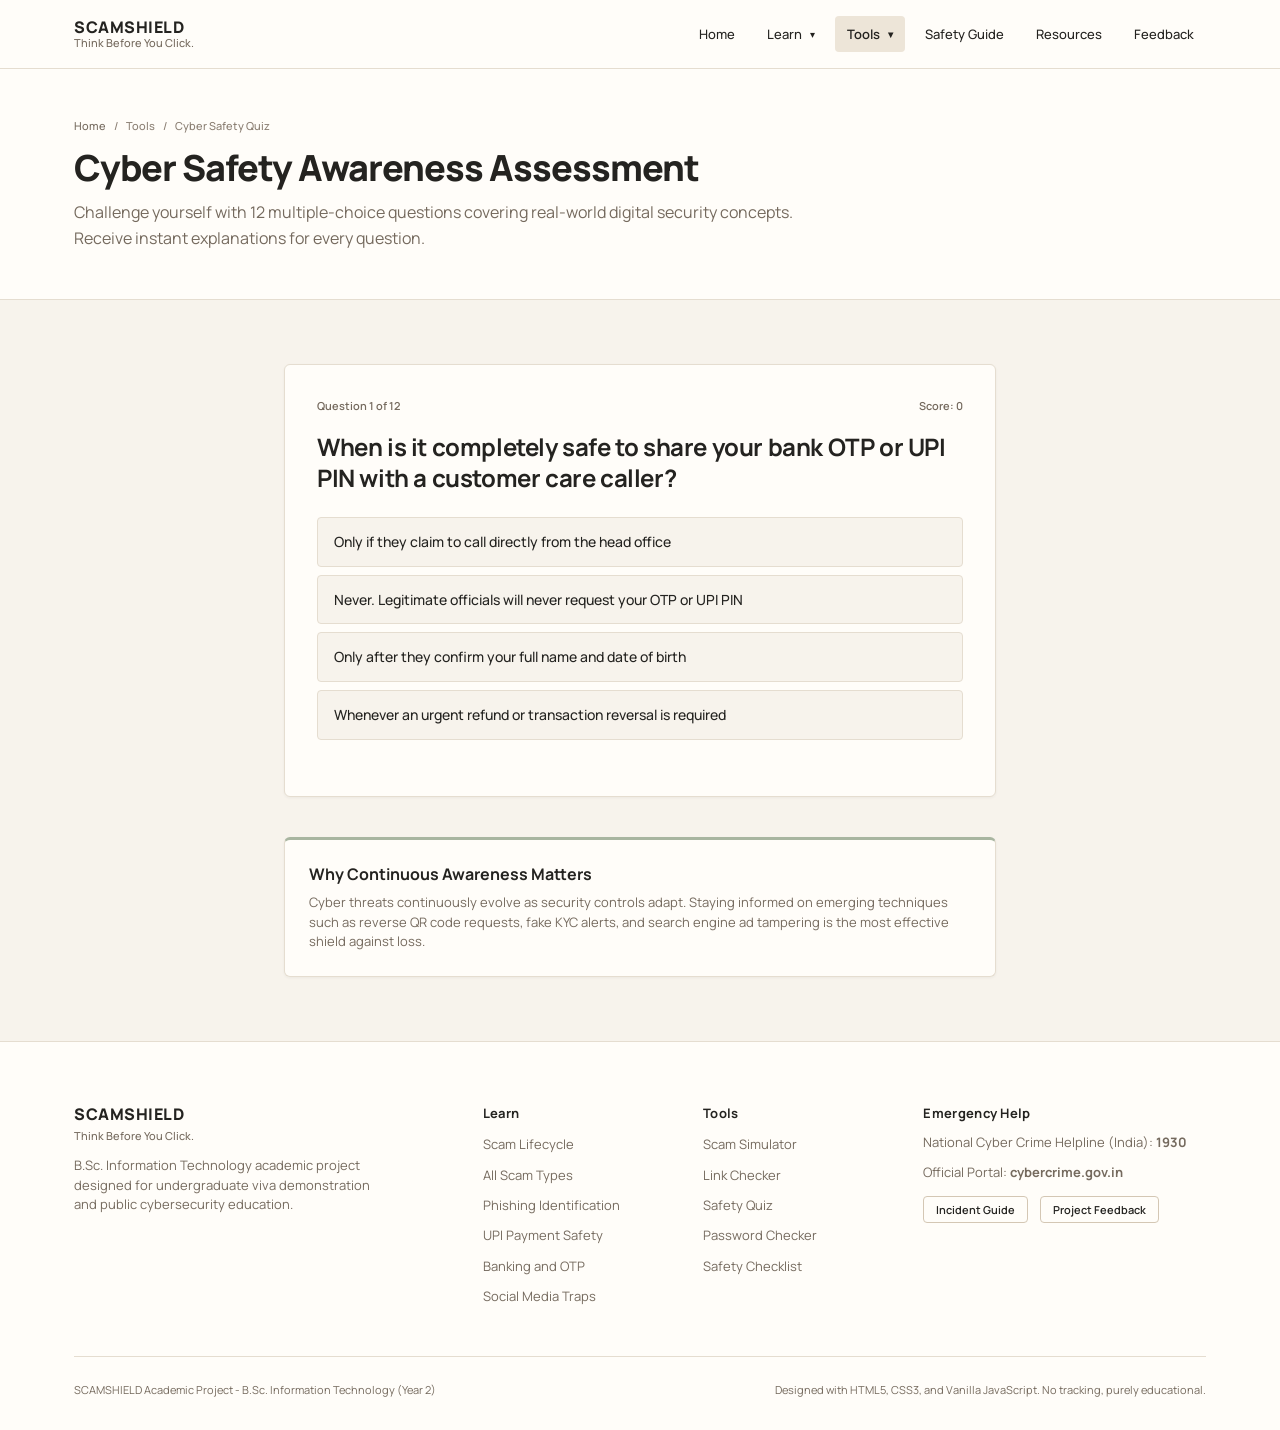
<file: quiz.html>
<!DOCTYPE html>
<html lang="en">
<head>
  <meta charset="UTF-8">
  <meta name="viewport" content="width=device-width, initial-scale=1.0">
  <title>Cyber Safety Quiz | SCAMSHIELD</title>
  <meta name="description" content="Test your knowledge of cyber hygiene, UPI scams, OTP protection, and phishing techniques with our 12-question interactive quiz.">
  <link rel="preconnect" href="https://fonts.googleapis.com">
  <link rel="preconnect" href="https://fonts.gstatic.com" crossorigin>
  <link href="https://fonts.googleapis.com/css2?family=Manrope:wght@400;500;600;700;800&display=swap" rel="stylesheet">
  <link rel="stylesheet" href="css/style.css">
</head>
<body>

  <!-- Navigation Header -->
  <header class="site-header">
    <div class="container">
      <nav class="navbar" aria-label="Main Navigation">
        <a href="index.html" class="brand">
          <span class="brand-name">SCAMSHIELD</span>
          <span class="brand-tagline">Think Before You Click.</span>
        </a>

        <button class="nav-toggle" id="navToggle" aria-label="Toggle navigation menu" aria-expanded="false">
          <span class="nav-toggle-bars" aria-hidden="true">
            <span class="bar"></span>
            <span class="bar"></span>
            <span class="bar"></span>
          </span>
          <span class="nav-toggle-label">Menu</span>
        </button>

        <ul class="nav-menu" id="navMenu">
          <li class="nav-item">
            <a href="index.html" class="nav-link">Home</a>
          </li>
          <li class="nav-item dropdown">
            <a href="about.html" class="nav-link">Learn <span class="dropdown-arrow">&#9662;</span></a>
            <ul class="dropdown-menu">
              <li class="dropdown-item"><a href="about.html">About Fraud Lifecycle</a></li>
              <li class="dropdown-item"><a href="scams.html">Common Scam Types</a></li>
              <li class="dropdown-item"><a href="phishing.html">Phishing Awareness</a></li>
              <li class="dropdown-item"><a href="upi-scams.html">UPI and Payment Scams</a></li>
              <li class="dropdown-item"><a href="banking-scams.html">Banking and OTP Frauds</a></li>
              <li class="dropdown-item"><a href="social-media-scams.html">Social Media Traps</a></li>
            </ul>
          </li>
          <li class="nav-item dropdown">
            <a href="quiz.html" class="nav-link active">Tools <span class="dropdown-arrow">&#9662;</span></a>
            <ul class="dropdown-menu">
              <li class="dropdown-item"><a href="simulator.html">Scam Simulator</a></li>
              <li class="dropdown-item"><a href="link-checker.html">Suspicious Link Checker</a></li>
              <li class="dropdown-item"><a href="quiz.html">Cyber Safety Quiz</a></li>
              <li class="dropdown-item"><a href="password-safety.html">Password Strength Checker</a></li>
              <li class="dropdown-item"><a href="checklist.html">Interactive Safety Checklist</a></li>
            </ul>
          </li>
          <li class="nav-item">
            <a href="after-scam.html" class="nav-link">Safety Guide</a>
          </li>
          <li class="nav-item">
            <a href="resources.html" class="nav-link">Resources</a>
          </li>
          <li class="nav-item">
            <a href="feedback.html" class="nav-link">Feedback</a>
          </li>
        </ul>
      </nav>
    </div>
  </header>
  <div class="nav-backdrop" id="navBackdrop"></div>

  <!-- Page Header -->
  <section class="page-header">
    <div class="container">
      <nav class="breadcrumbs">
        <a href="index.html">Home</a>
        <span>/</span>
        <span>Tools</span>
        <span>/</span>
        <span>Cyber Safety Quiz</span>
      </nav>
      <h1 class="page-title">Cyber Safety Awareness Assessment</h1>
      <p class="page-lead">
        Challenge yourself with 12 multiple-choice questions covering real-world digital security concepts. Receive instant explanations for every question.
      </p>
    </div>
  </section>

  <!-- Main Content -->
  <main class="section">
    <div class="container container-narrow">

      <!-- Quiz Mount Point -->
      <div id="quizContainer">
        <noscript>
          <div class="notice-box notice-warning">
            Please enable JavaScript in your browser to take the interactive quiz.
          </div>
        </noscript>
      </div>

      <!-- Additional Context -->
      <div class="card card-accent-sage" style="margin-top: 40px; background-color: var(--color-white);">
        <h3 class="card-title-sm">Why Continuous Awareness Matters</h3>
        <p class="body-secondary" style="margin-top: 6px;">
          Cyber threats continuously evolve as security controls adapt. Staying informed on emerging techniques such as reverse QR code requests, fake KYC alerts, and search engine ad tampering is the most effective shield against loss.
        </p>
      </div>

    </div>
  </main>

  <!-- Footer -->
  <footer class="site-footer">
    <div class="container">
      <div class="footer-grid">
        <div class="footer-brand">
          <h4 class="brand-name" style="margin-bottom: 6px;">SCAMSHIELD</h4>
          <p class="brand-tagline" style="margin-bottom: 14px;">Think Before You Click.</p>
          <p class="body-secondary">
            B.Sc. Information Technology academic project designed for undergraduate viva demonstration and public cybersecurity education.
          </p>
        </div>

        <div>
          <h5 class="footer-title">Learn</h5>
          <ul class="footer-links">
            <li><a href="about.html">Scam Lifecycle</a></li>
            <li><a href="scams.html">All Scam Types</a></li>
            <li><a href="phishing.html">Phishing Identification</a></li>
            <li><a href="upi-scams.html">UPI Payment Safety</a></li>
            <li><a href="banking-scams.html">Banking and OTP</a></li>
            <li><a href="social-media-scams.html">Social Media Traps</a></li>
          </ul>
        </div>

        <div>
          <h5 class="footer-title">Tools</h5>
          <ul class="footer-links">
            <li><a href="simulator.html">Scam Simulator</a></li>
            <li><a href="link-checker.html">Link Checker</a></li>
            <li><a href="quiz.html">Safety Quiz</a></li>
            <li><a href="password-safety.html">Password Checker</a></li>
            <li><a href="checklist.html">Safety Checklist</a></li>
          </ul>
        </div>

        <div>
          <h5 class="footer-title">Emergency Help</h5>
          <p class="body-secondary" style="margin-bottom: 10px;">
            National Cyber Crime Helpline (India): <strong>1930</strong>
          </p>
          <p class="body-secondary" style="margin-bottom: 14px;">
            Official Portal: <strong>cybercrime.gov.in</strong>
          </p>
          <div class="btn-group">
            <a href="after-scam.html" class="btn btn-secondary btn-sm">Incident Guide</a>
            <a href="feedback.html" class="btn btn-secondary btn-sm">Project Feedback</a>
          </div>
        </div>
      </div>

      <div class="footer-bottom">
        <div>SCAMSHIELD Academic Project - B.Sc. Information Technology (Year 2)</div>
        <div>Designed with HTML5, CSS3, and Vanilla JavaScript. No tracking, purely educational.</div>
      </div>
    </div>
  </footer>

  <script src="js/script.js"></script>
</body>
</html>
</file>
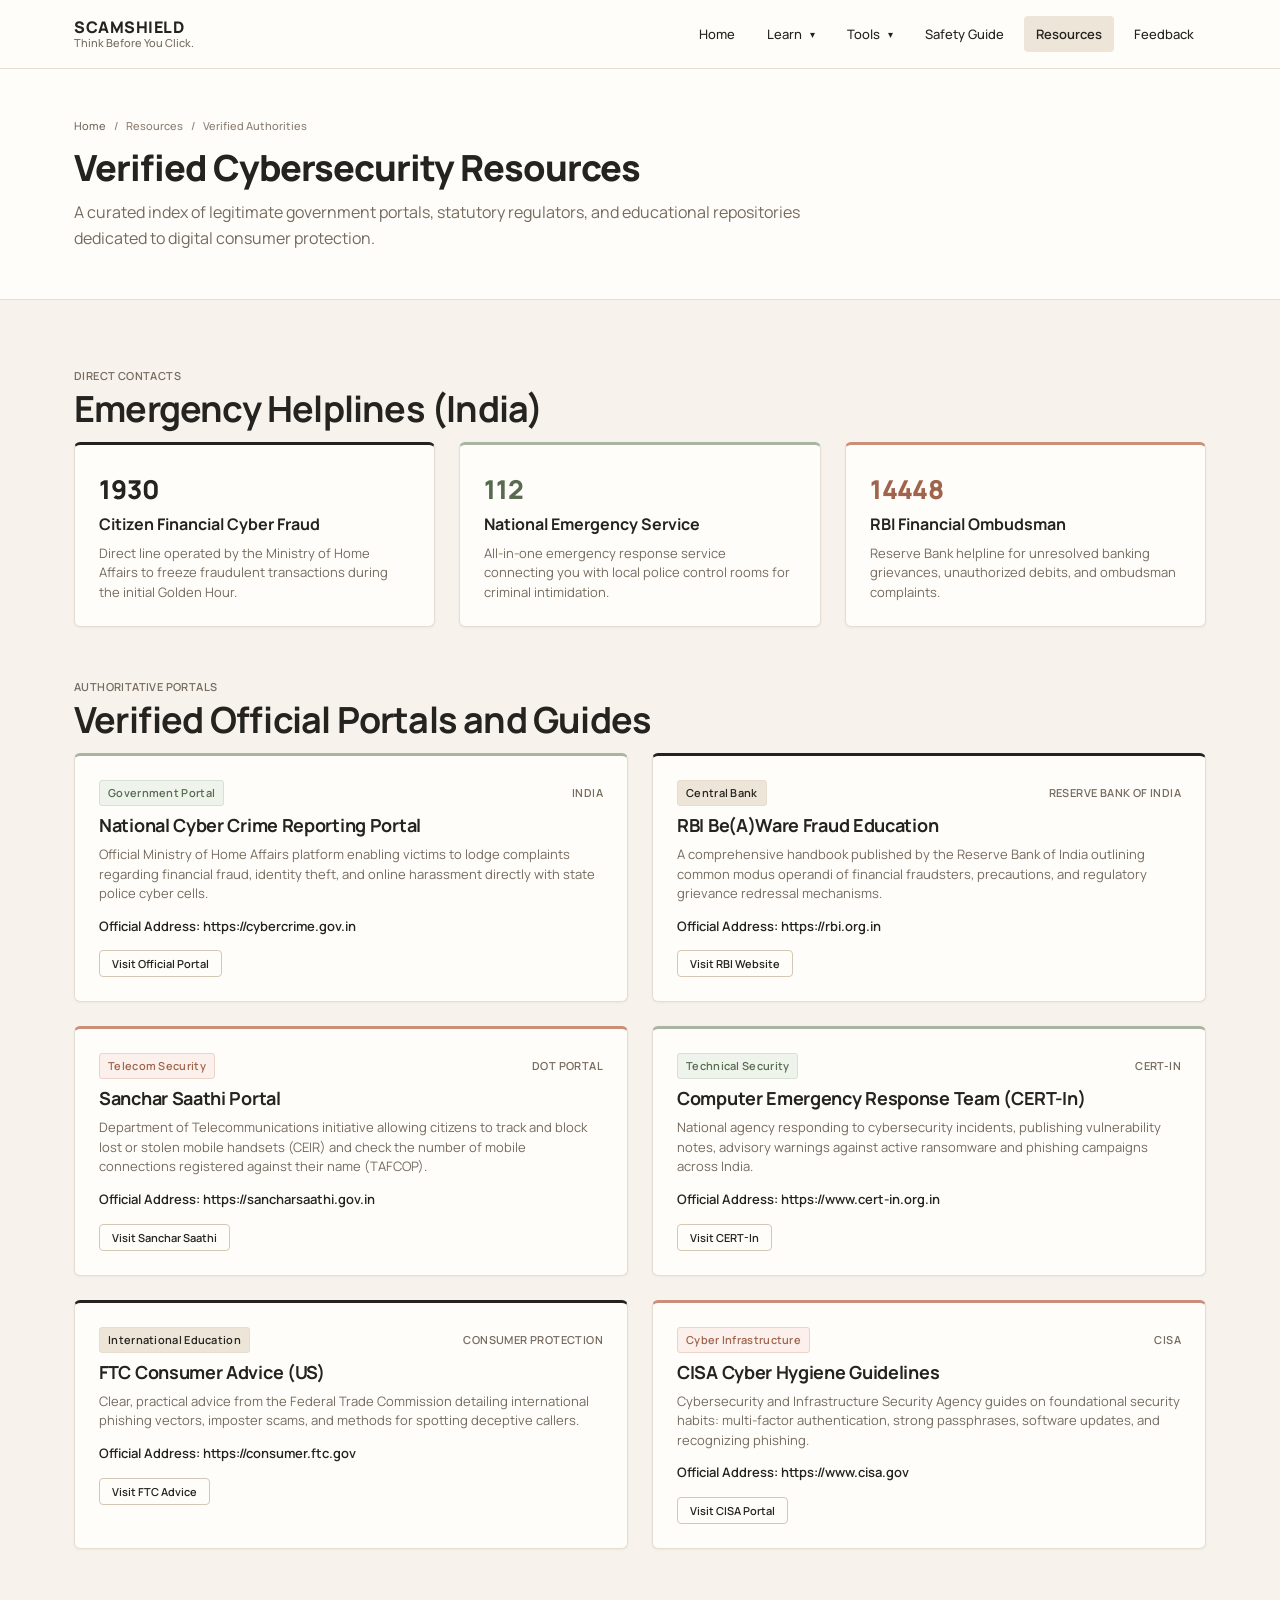
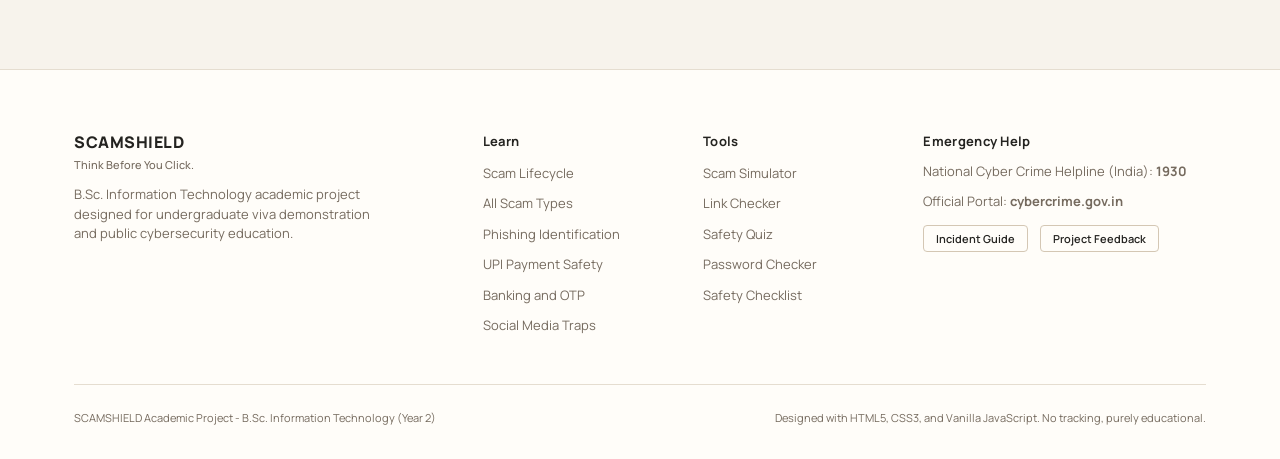
<file: resources.html>
<!DOCTYPE html>
<html lang="en">
<head>
  <meta charset="UTF-8">
  <meta name="viewport" content="width=device-width, initial-scale=1.0">
  <title>Help and Verified Resources | SCAMSHIELD</title>
  <meta name="description" content="Access verified official government cybercrime portals, RBI financial fraud educational booklets, telecom portals, and emergency helplines.">
  <link rel="preconnect" href="https://fonts.googleapis.com">
  <link rel="preconnect" href="https://fonts.gstatic.com" crossorigin>
  <link href="https://fonts.googleapis.com/css2?family=Manrope:wght@400;500;600;700;800&display=swap" rel="stylesheet">
  <link rel="stylesheet" href="css/style.css">
</head>
<body>

  <!-- Navigation Header -->
  <header class="site-header">
    <div class="container">
      <nav class="navbar" aria-label="Main Navigation">
        <a href="index.html" class="brand">
          <span class="brand-name">SCAMSHIELD</span>
          <span class="brand-tagline">Think Before You Click.</span>
        </a>

        <button class="nav-toggle" id="navToggle" aria-label="Toggle navigation menu" aria-expanded="false">
          <span class="nav-toggle-bars" aria-hidden="true">
            <span class="bar"></span>
            <span class="bar"></span>
            <span class="bar"></span>
          </span>
          <span class="nav-toggle-label">Menu</span>
        </button>

        <ul class="nav-menu" id="navMenu">
          <li class="nav-item">
            <a href="index.html" class="nav-link">Home</a>
          </li>
          <li class="nav-item dropdown">
            <a href="about.html" class="nav-link">Learn <span class="dropdown-arrow">&#9662;</span></a>
            <ul class="dropdown-menu">
              <li class="dropdown-item"><a href="about.html">About Fraud Lifecycle</a></li>
              <li class="dropdown-item"><a href="scams.html">Common Scam Types</a></li>
              <li class="dropdown-item"><a href="phishing.html">Phishing Awareness</a></li>
              <li class="dropdown-item"><a href="upi-scams.html">UPI and Payment Scams</a></li>
              <li class="dropdown-item"><a href="banking-scams.html">Banking and OTP Frauds</a></li>
              <li class="dropdown-item"><a href="social-media-scams.html">Social Media Traps</a></li>
            </ul>
          </li>
          <li class="nav-item dropdown">
            <a href="simulator.html" class="nav-link">Tools <span class="dropdown-arrow">&#9662;</span></a>
            <ul class="dropdown-menu">
              <li class="dropdown-item"><a href="simulator.html">Scam Simulator</a></li>
              <li class="dropdown-item"><a href="link-checker.html">Suspicious Link Checker</a></li>
              <li class="dropdown-item"><a href="quiz.html">Cyber Safety Quiz</a></li>
              <li class="dropdown-item"><a href="password-safety.html">Password Strength Checker</a></li>
              <li class="dropdown-item"><a href="checklist.html">Interactive Safety Checklist</a></li>
            </ul>
          </li>
          <li class="nav-item">
            <a href="after-scam.html" class="nav-link">Safety Guide</a>
          </li>
          <li class="nav-item">
            <a href="resources.html" class="nav-link active">Resources</a>
          </li>
          <li class="nav-item">
            <a href="feedback.html" class="nav-link">Feedback</a>
          </li>
        </ul>
      </nav>
    </div>
  </header>
  <div class="nav-backdrop" id="navBackdrop"></div>

  <!-- Page Header -->
  <section class="page-header">
    <div class="container">
      <nav class="breadcrumbs">
        <a href="index.html">Home</a>
        <span>/</span>
        <span>Resources</span>
        <span>/</span>
        <span>Verified Authorities</span>
      </nav>
      <h1 class="page-title">Verified Cybersecurity Resources</h1>
      <p class="page-lead">
        A curated index of legitimate government portals, statutory regulators, and educational repositories dedicated to digital consumer protection.
      </p>
    </div>
  </section>

  <!-- Main Content -->
  <main class="section">
    <div class="container">

      <!-- National Helplines Grid -->
      <div style="margin-bottom: 48px;">
        <span class="meta-label">Direct Contacts</span>
        <h2 class="section-title">Emergency Helplines (India)</h2>

        <div class="grid grid-3">
          <div class="card card-accent-charcoal">
            <div style="font-size: 26px; font-weight: 800; color: var(--color-charcoal); margin-bottom: 4px;">1930</div>
            <h3 class="card-title-sm">Citizen Financial Cyber Fraud</h3>
            <p class="body-secondary">
              Direct line operated by the Ministry of Home Affairs to freeze fraudulent transactions during the initial Golden Hour.
            </p>
          </div>

          <div class="card card-accent-sage">
            <div style="font-size: 26px; font-weight: 800; color: var(--color-sage-dark); margin-bottom: 4px;">112</div>
            <h3 class="card-title-sm">National Emergency Service</h3>
            <p class="body-secondary">
              All-in-one emergency response service connecting you with local police control rooms for criminal intimidation.
            </p>
          </div>

          <div class="card card-accent-terracotta">
            <div style="font-size: 26px; font-weight: 800; color: var(--color-terracotta-dark); margin-bottom: 4px;">14448</div>
            <h3 class="card-title-sm">RBI Financial Ombudsman</h3>
            <p class="body-secondary">
              Reserve Bank helpline for unresolved banking grievances, unauthorized debits, and ombudsman complaints.
            </p>
          </div>
        </div>
      </div>

      <!-- Official Resources List -->
      <div style="margin-bottom: 56px;">
        <span class="meta-label">Authoritative Portals</span>
        <h2 class="section-title">Verified Official Portals and Guides</h2>

        <div class="grid grid-2">
          <!-- Resource 1 -->
          <div class="card card-accent-sage">
            <div style="display: flex; justify-content: space-between; align-items: center; margin-bottom: 8px;">
              <span class="tag tag-sage">Government Portal</span>
              <span class="meta-label">India</span>
            </div>
            <h3 class="card-title">National Cyber Crime Reporting Portal</h3>
            <p class="body-secondary" style="margin-bottom: 12px;">
              Official Ministry of Home Affairs platform enabling victims to lodge complaints regarding financial fraud, identity theft, and online harassment directly with state police cyber cells.
            </p>
            <div style="font-size: 13px; font-weight: 600; margin-bottom: 14px; color: var(--color-charcoal);">
              Official Address: https://cybercrime.gov.in
            </div>
            <a href="https://cybercrime.gov.in" target="_blank" rel="noopener noreferrer" class="btn btn-secondary btn-sm">Visit Official Portal</a>
          </div>

          <!-- Resource 2 -->
          <div class="card card-accent-charcoal">
            <div style="display: flex; justify-content: space-between; align-items: center; margin-bottom: 8px;">
              <span class="tag">Central Bank</span>
              <span class="meta-label">Reserve Bank of India</span>
            </div>
            <h3 class="card-title">RBI Be(A)Ware Fraud Education</h3>
            <p class="body-secondary" style="margin-bottom: 12px;">
              A comprehensive handbook published by the Reserve Bank of India outlining common modus operandi of financial fraudsters, precautions, and regulatory grievance redressal mechanisms.
            </p>
            <div style="font-size: 13px; font-weight: 600; margin-bottom: 14px; color: var(--color-charcoal);">
              Official Address: https://rbi.org.in
            </div>
            <a href="https://rbi.org.in" target="_blank" rel="noopener noreferrer" class="btn btn-secondary btn-sm">Visit RBI Website</a>
          </div>

          <!-- Resource 3 -->
          <div class="card card-accent-terracotta">
            <div style="display: flex; justify-content: space-between; align-items: center; margin-bottom: 8px;">
              <span class="tag tag-terracotta">Telecom Security</span>
              <span class="meta-label">DoT Portal</span>
            </div>
            <h3 class="card-title">Sanchar Saathi Portal</h3>
            <p class="body-secondary" style="margin-bottom: 12px;">
              Department of Telecommunications initiative allowing citizens to track and block lost or stolen mobile handsets (CEIR) and check the number of mobile connections registered against their name (TAFCOP).
            </p>
            <div style="font-size: 13px; font-weight: 600; margin-bottom: 14px; color: var(--color-charcoal);">
              Official Address: https://sancharsaathi.gov.in
            </div>
            <a href="https://sancharsaathi.gov.in" target="_blank" rel="noopener noreferrer" class="btn btn-secondary btn-sm">Visit Sanchar Saathi</a>
          </div>

          <!-- Resource 4 -->
          <div class="card card-accent-sage">
            <div style="display: flex; justify-content: space-between; align-items: center; margin-bottom: 8px;">
              <span class="tag tag-sage">Technical Security</span>
              <span class="meta-label">CERT-In</span>
            </div>
            <h3 class="card-title">Computer Emergency Response Team (CERT-In)</h3>
            <p class="body-secondary" style="margin-bottom: 12px;">
              National agency responding to cybersecurity incidents, publishing vulnerability notes, advisory warnings against active ransomware and phishing campaigns across India.
            </p>
            <div style="font-size: 13px; font-weight: 600; margin-bottom: 14px; color: var(--color-charcoal);">
              Official Address: https://www.cert-in.org.in
            </div>
            <a href="https://www.cert-in.org.in" target="_blank" rel="noopener noreferrer" class="btn btn-secondary btn-sm">Visit CERT-In</a>
          </div>

          <!-- Resource 5 -->
          <div class="card card-accent-charcoal">
            <div style="display: flex; justify-content: space-between; align-items: center; margin-bottom: 8px;">
              <span class="tag">International Education</span>
              <span class="meta-label">Consumer Protection</span>
            </div>
            <h3 class="card-title">FTC Consumer Advice (US)</h3>
            <p class="body-secondary" style="margin-bottom: 12px;">
              Clear, practical advice from the Federal Trade Commission detailing international phishing vectors, imposter scams, and methods for spotting deceptive callers.
            </p>
            <div style="font-size: 13px; font-weight: 600; margin-bottom: 14px; color: var(--color-charcoal);">
              Official Address: https://consumer.ftc.gov
            </div>
            <a href="https://consumer.ftc.gov" target="_blank" rel="noopener noreferrer" class="btn btn-secondary btn-sm">Visit FTC Advice</a>
          </div>

          <!-- Resource 6 -->
          <div class="card card-accent-terracotta">
            <div style="display: flex; justify-content: space-between; align-items: center; margin-bottom: 8px;">
              <span class="tag tag-terracotta">Cyber Infrastructure</span>
              <span class="meta-label">CISA</span>
            </div>
            <h3 class="card-title">CISA Cyber Hygiene Guidelines</h3>
            <p class="body-secondary" style="margin-bottom: 12px;">
              Cybersecurity and Infrastructure Security Agency guides on foundational security habits: multi-factor authentication, strong passphrases, software updates, and recognizing phishing.
            </p>
            <div style="font-size: 13px; font-weight: 600; margin-bottom: 14px; color: var(--color-charcoal);">
              Official Address: https://www.cisa.gov
            </div>
            <a href="https://www.cisa.gov" target="_blank" rel="noopener noreferrer" class="btn btn-secondary btn-sm">Visit CISA Portal</a>
          </div>
        </div>
      </div>

    </div>
  </main>

  <!-- Footer -->
  <footer class="site-footer">
    <div class="container">
      <div class="footer-grid">
        <div class="footer-brand">
          <h4 class="brand-name" style="margin-bottom: 6px;">SCAMSHIELD</h4>
          <p class="brand-tagline" style="margin-bottom: 14px;">Think Before You Click.</p>
          <p class="body-secondary">
            B.Sc. Information Technology academic project designed for undergraduate viva demonstration and public cybersecurity education.
          </p>
        </div>

        <div>
          <h5 class="footer-title">Learn</h5>
          <ul class="footer-links">
            <li><a href="about.html">Scam Lifecycle</a></li>
            <li><a href="scams.html">All Scam Types</a></li>
            <li><a href="phishing.html">Phishing Identification</a></li>
            <li><a href="upi-scams.html">UPI Payment Safety</a></li>
            <li><a href="banking-scams.html">Banking and OTP</a></li>
            <li><a href="social-media-scams.html">Social Media Traps</a></li>
          </ul>
        </div>

        <div>
          <h5 class="footer-title">Tools</h5>
          <ul class="footer-links">
            <li><a href="simulator.html">Scam Simulator</a></li>
            <li><a href="link-checker.html">Link Checker</a></li>
            <li><a href="quiz.html">Safety Quiz</a></li>
            <li><a href="password-safety.html">Password Checker</a></li>
            <li><a href="checklist.html">Safety Checklist</a></li>
          </ul>
        </div>

        <div>
          <h5 class="footer-title">Emergency Help</h5>
          <p class="body-secondary" style="margin-bottom: 10px;">
            National Cyber Crime Helpline (India): <strong>1930</strong>
          </p>
          <p class="body-secondary" style="margin-bottom: 14px;">
            Official Portal: <strong>cybercrime.gov.in</strong>
          </p>
          <div class="btn-group">
            <a href="after-scam.html" class="btn btn-secondary btn-sm">Incident Guide</a>
            <a href="feedback.html" class="btn btn-secondary btn-sm">Project Feedback</a>
          </div>
        </div>
      </div>

      <div class="footer-bottom">
        <div>SCAMSHIELD Academic Project - B.Sc. Information Technology (Year 2)</div>
        <div>Designed with HTML5, CSS3, and Vanilla JavaScript. No tracking, purely educational.</div>
      </div>
    </div>
  </footer>

  <script src="js/script.js"></script>
</body>
</html>
</file>
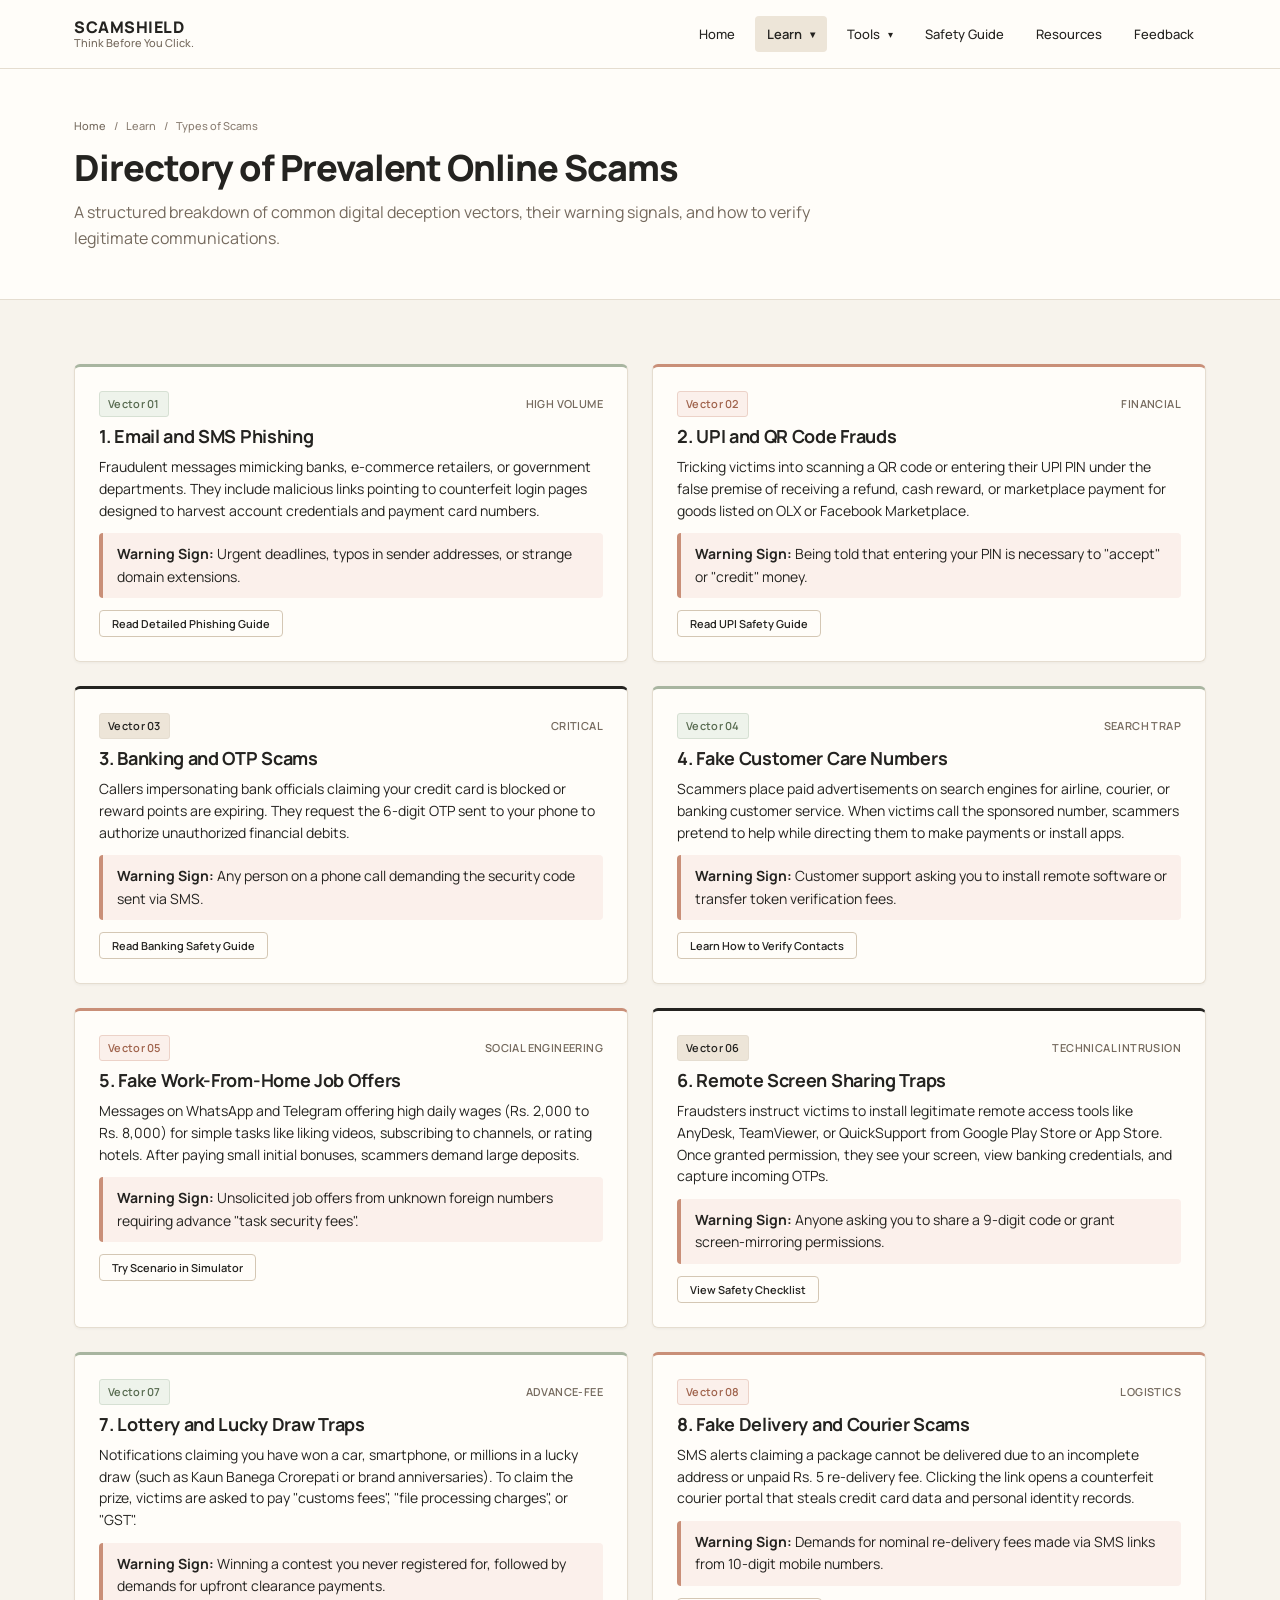
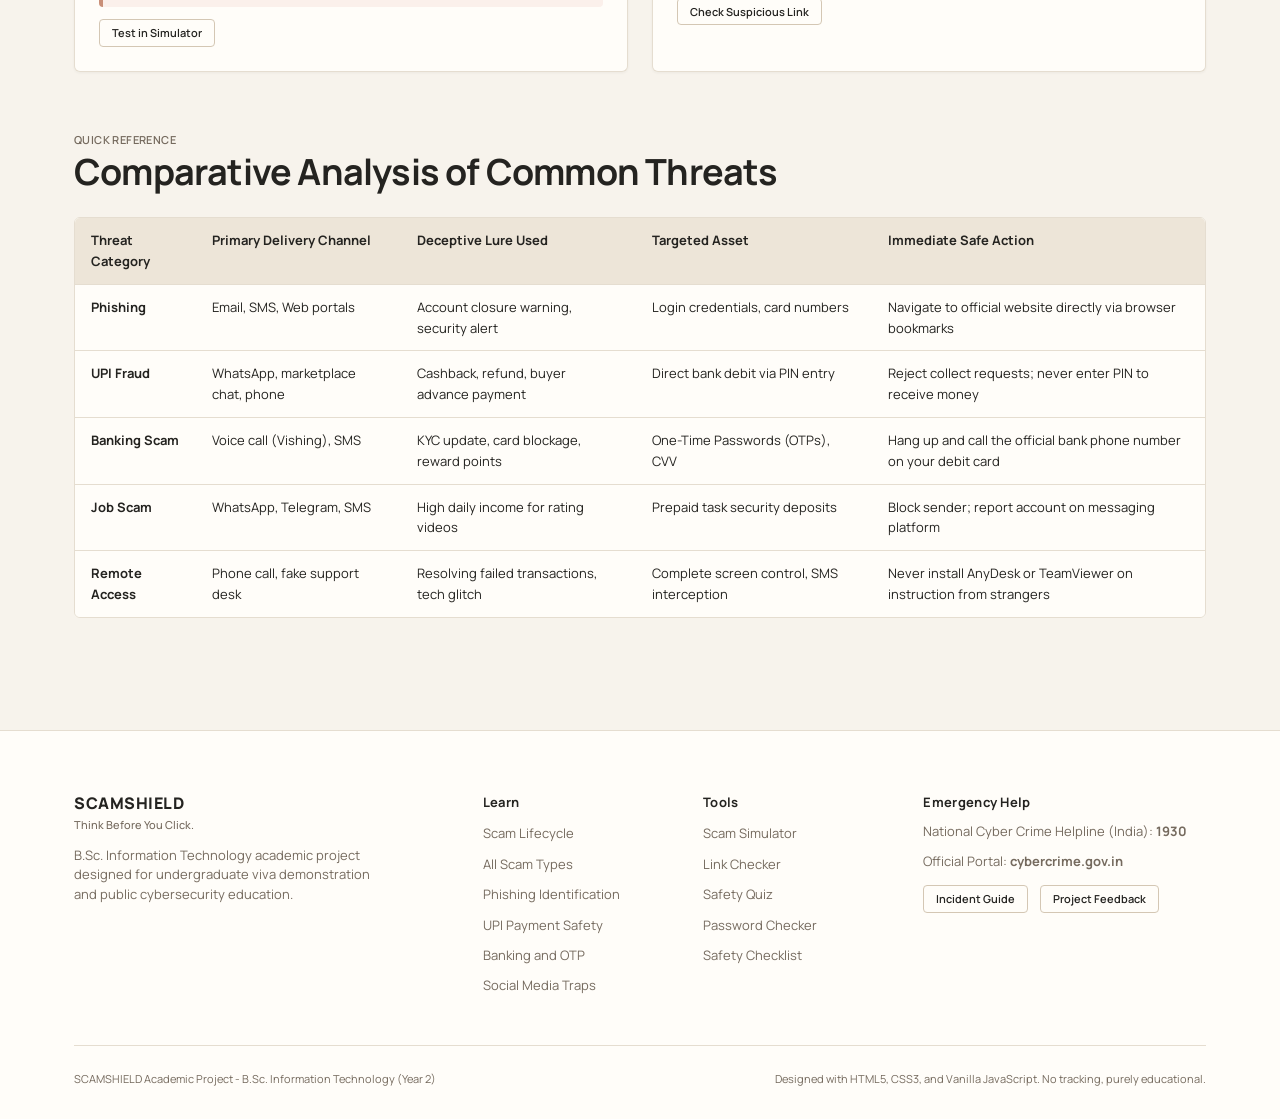
<file: scams.html>
<!DOCTYPE html>
<html lang="en">
<head>
  <meta charset="UTF-8">
  <meta name="viewport" content="width=device-width, initial-scale=1.0">
  <title>Types of Scams | SCAMSHIELD</title>
  <meta name="description" content="Explore comprehensive guides on major online scam categories including UPI fraud, fake KYC alerts, lottery traps, remote access scams, and job offers.">
  <link rel="preconnect" href="https://fonts.googleapis.com">
  <link rel="preconnect" href="https://fonts.gstatic.com" crossorigin>
  <link href="https://fonts.googleapis.com/css2?family=Manrope:wght@400;500;600;700;800&display=swap" rel="stylesheet">
  <link rel="stylesheet" href="css/style.css">
</head>
<body>

  <!-- Navigation Header -->
  <header class="site-header">
    <div class="container">
      <nav class="navbar" aria-label="Main Navigation">
        <a href="index.html" class="brand">
          <span class="brand-name">SCAMSHIELD</span>
          <span class="brand-tagline">Think Before You Click.</span>
        </a>

        <button class="nav-toggle" id="navToggle" aria-label="Toggle navigation menu" aria-expanded="false">
          <span class="nav-toggle-bars" aria-hidden="true">
            <span class="bar"></span>
            <span class="bar"></span>
            <span class="bar"></span>
          </span>
          <span class="nav-toggle-label">Menu</span>
        </button>

        <ul class="nav-menu" id="navMenu">
          <li class="nav-item">
            <a href="index.html" class="nav-link">Home</a>
          </li>
          <li class="nav-item dropdown">
            <a href="scams.html" class="nav-link active">Learn <span class="dropdown-arrow">&#9662;</span></a>
            <ul class="dropdown-menu">
              <li class="dropdown-item"><a href="about.html">About Fraud Lifecycle</a></li>
              <li class="dropdown-item"><a href="scams.html">Common Scam Types</a></li>
              <li class="dropdown-item"><a href="phishing.html">Phishing Awareness</a></li>
              <li class="dropdown-item"><a href="upi-scams.html">UPI and Payment Scams</a></li>
              <li class="dropdown-item"><a href="banking-scams.html">Banking and OTP Frauds</a></li>
              <li class="dropdown-item"><a href="social-media-scams.html">Social Media Traps</a></li>
            </ul>
          </li>
          <li class="nav-item dropdown">
            <a href="simulator.html" class="nav-link">Tools <span class="dropdown-arrow">&#9662;</span></a>
            <ul class="dropdown-menu">
              <li class="dropdown-item"><a href="simulator.html">Scam Simulator</a></li>
              <li class="dropdown-item"><a href="link-checker.html">Suspicious Link Checker</a></li>
              <li class="dropdown-item"><a href="quiz.html">Cyber Safety Quiz</a></li>
              <li class="dropdown-item"><a href="password-safety.html">Password Strength Checker</a></li>
              <li class="dropdown-item"><a href="checklist.html">Interactive Safety Checklist</a></li>
            </ul>
          </li>
          <li class="nav-item">
            <a href="after-scam.html" class="nav-link">Safety Guide</a>
          </li>
          <li class="nav-item">
            <a href="resources.html" class="nav-link">Resources</a>
          </li>
          <li class="nav-item">
            <a href="feedback.html" class="nav-link">Feedback</a>
          </li>
        </ul>
      </nav>
    </div>
  </header>
  <div class="nav-backdrop" id="navBackdrop"></div>

  <!-- Page Header -->
  <section class="page-header">
    <div class="container">
      <nav class="breadcrumbs">
        <a href="index.html">Home</a>
        <span>/</span>
        <span>Learn</span>
        <span>/</span>
        <span>Types of Scams</span>
      </nav>
      <h1 class="page-title">Directory of Prevalent Online Scams</h1>
      <p class="page-lead">
        A structured breakdown of common digital deception vectors, their warning signals, and how to verify legitimate communications.
      </p>
    </div>
  </section>

  <!-- Main Content -->
  <main class="section">
    <div class="container">
      
      <!-- Scam Cards Grid -->
      <div class="grid grid-2" style="margin-bottom: 56px;">
        
        <!-- 1. Phishing -->
        <div class="card card-accent-sage">
          <div style="display: flex; justify-content: space-between; align-items: center; margin-bottom: 8px;">
            <span class="tag tag-sage">Vector 01</span>
            <span class="meta-label">High Volume</span>
          </div>
          <h2 class="card-title">1. Email and SMS Phishing</h2>
          <p class="body-normal">
            Fraudulent messages mimicking banks, e-commerce retailers, or government departments. They include malicious links pointing to counterfeit login pages designed to harvest account credentials and payment card numbers.
          </p>
          <div class="notice-box notice-warning" style="padding: 10px 14px; margin: 12px 0;">
            <strong>Warning Sign:</strong> Urgent deadlines, typos in sender addresses, or strange domain extensions.
          </div>
          <a href="phishing.html" class="btn btn-secondary btn-sm">Read Detailed Phishing Guide</a>
        </div>

        <!-- 2. UPI Scams -->
        <div class="card card-accent-terracotta">
          <div style="display: flex; justify-content: space-between; align-items: center; margin-bottom: 8px;">
            <span class="tag tag-terracotta">Vector 02</span>
            <span class="meta-label">Financial</span>
          </div>
          <h2 class="card-title">2. UPI and QR Code Frauds</h2>
          <p class="body-normal">
            Tricking victims into scanning a QR code or entering their UPI PIN under the false premise of receiving a refund, cash reward, or marketplace payment for goods listed on OLX or Facebook Marketplace.
          </p>
          <div class="notice-box notice-warning" style="padding: 10px 14px; margin: 12px 0;">
            <strong>Warning Sign:</strong> Being told that entering your PIN is necessary to "accept" or "credit" money.
          </div>
          <a href="upi-scams.html" class="btn btn-secondary btn-sm">Read UPI Safety Guide</a>
        </div>

        <!-- 3. OTP & Banking -->
        <div class="card card-accent-charcoal">
          <div style="display: flex; justify-content: space-between; align-items: center; margin-bottom: 8px;">
            <span class="tag">Vector 03</span>
            <span class="meta-label">Critical</span>
          </div>
          <h2 class="card-title">3. Banking and OTP Scams</h2>
          <p class="body-normal">
            Callers impersonating bank officials claiming your credit card is blocked or reward points are expiring. They request the 6-digit OTP sent to your phone to authorize unauthorized financial debits.
          </p>
          <div class="notice-box notice-warning" style="padding: 10px 14px; margin: 12px 0;">
            <strong>Warning Sign:</strong> Any person on a phone call demanding the security code sent via SMS.
          </div>
          <a href="banking-scams.html" class="btn btn-secondary btn-sm">Read Banking Safety Guide</a>
        </div>

        <!-- 4. Fake Customer Support -->
        <div class="card card-accent-sage">
          <div style="display: flex; justify-content: space-between; align-items: center; margin-bottom: 8px;">
            <span class="tag tag-sage">Vector 04</span>
            <span class="meta-label">Search Trap</span>
          </div>
          <h2 class="card-title">4. Fake Customer Care Numbers</h2>
          <p class="body-normal">
            Scammers place paid advertisements on search engines for airline, courier, or banking customer service. When victims call the sponsored number, scammers pretend to help while directing them to make payments or install apps.
          </p>
          <div class="notice-box notice-warning" style="padding: 10px 14px; margin: 12px 0;">
            <strong>Warning Sign:</strong> Customer support asking you to install remote software or transfer token verification fees.
          </div>
          <a href="after-scam.html" class="btn btn-secondary btn-sm">Learn How to Verify Contacts</a>
        </div>

        <!-- 5. Job & Work-from-Home -->
        <div class="card card-accent-terracotta">
          <div style="display: flex; justify-content: space-between; align-items: center; margin-bottom: 8px;">
            <span class="tag tag-terracotta">Vector 05</span>
            <span class="meta-label">Social Engineering</span>
          </div>
          <h2 class="card-title">5. Fake Work-From-Home Job Offers</h2>
          <p class="body-normal">
            Messages on WhatsApp and Telegram offering high daily wages (Rs. 2,000 to Rs. 8,000) for simple tasks like liking videos, subscribing to channels, or rating hotels. After paying small initial bonuses, scammers demand large deposits.
          </p>
          <div class="notice-box notice-warning" style="padding: 10px 14px; margin: 12px 0;">
            <strong>Warning Sign:</strong> Unsolicited job offers from unknown foreign numbers requiring advance "task security fees".
          </div>
          <a href="simulator.html" class="btn btn-secondary btn-sm">Try Scenario in Simulator</a>
        </div>

        <!-- 6. Remote Screen Sharing -->
        <div class="card card-accent-charcoal">
          <div style="display: flex; justify-content: space-between; align-items: center; margin-bottom: 8px;">
            <span class="tag">Vector 06</span>
            <span class="meta-label">Technical Intrusion</span>
          </div>
          <h2 class="card-title">6. Remote Screen Sharing Traps</h2>
          <p class="body-normal">
            Fraudsters instruct victims to install legitimate remote access tools like AnyDesk, TeamViewer, or QuickSupport from Google Play Store or App Store. Once granted permission, they see your screen, view banking credentials, and capture incoming OTPs.
          </p>
          <div class="notice-box notice-warning" style="padding: 10px 14px; margin: 12px 0;">
            <strong>Warning Sign:</strong> Anyone asking you to share a 9-digit code or grant screen-mirroring permissions.
          </div>
          <a href="checklist.html" class="btn btn-secondary btn-sm">View Safety Checklist</a>
        </div>

        <!-- 7. Lottery & Prize Scams -->
        <div class="card card-accent-sage">
          <div style="display: flex; justify-content: space-between; align-items: center; margin-bottom: 8px;">
            <span class="tag tag-sage">Vector 07</span>
            <span class="meta-label">Advance-Fee</span>
          </div>
          <h2 class="card-title">7. Lottery and Lucky Draw Traps</h2>
          <p class="body-normal">
            Notifications claiming you have won a car, smartphone, or millions in a lucky draw (such as Kaun Banega Crorepati or brand anniversaries). To claim the prize, victims are asked to pay "customs fees", "file processing charges", or "GST".
          </p>
          <div class="notice-box notice-warning" style="padding: 10px 14px; margin: 12px 0;">
            <strong>Warning Sign:</strong> Winning a contest you never registered for, followed by demands for upfront clearance payments.
          </div>
          <a href="simulator.html" class="btn btn-secondary btn-sm">Test in Simulator</a>
        </div>

        <!-- 8. Fake E-Commerce & Parcel Delivery -->
        <div class="card card-accent-terracotta">
          <div style="display: flex; justify-content: space-between; align-items: center; margin-bottom: 8px;">
            <span class="tag tag-terracotta">Vector 08</span>
            <span class="meta-label">Logistics</span>
          </div>
          <h2 class="card-title">8. Fake Delivery and Courier Scams</h2>
          <p class="body-normal">
            SMS alerts claiming a package cannot be delivered due to an incomplete address or unpaid Rs. 5 re-delivery fee. Clicking the link opens a counterfeit courier portal that steals credit card data and personal identity records.
          </p>
          <div class="notice-box notice-warning" style="padding: 10px 14px; margin: 12px 0;">
            <strong>Warning Sign:</strong> Demands for nominal re-delivery fees made via SMS links from 10-digit mobile numbers.
          </div>
          <a href="link-checker.html" class="btn btn-secondary btn-sm">Check Suspicious Link</a>
        </div>

      </div>

      <!-- Quick Comparison Table -->
      <div style="margin-bottom: 48px;">
        <span class="meta-label">Quick Reference</span>
        <h2 class="section-title">Comparative Analysis of Common Threats</h2>
        
        <div class="table-responsive">
          <table class="comparison-table">
            <thead>
              <tr>
                <th>Threat Category</th>
                <th>Primary Delivery Channel</th>
                <th>Deceptive Lure Used</th>
                <th>Targeted Asset</th>
                <th>Immediate Safe Action</th>
              </tr>
            </thead>
            <tbody>
              <tr>
                <td><strong>Phishing</strong></td>
                <td>Email, SMS, Web portals</td>
                <td>Account closure warning, security alert</td>
                <td>Login credentials, card numbers</td>
                <td>Navigate to official website directly via browser bookmarks</td>
              </tr>
              <tr>
                <td><strong>UPI Fraud</strong></td>
                <td>WhatsApp, marketplace chat, phone</td>
                <td>Cashback, refund, buyer advance payment</td>
                <td>Direct bank debit via PIN entry</td>
                <td>Reject collect requests; never enter PIN to receive money</td>
              </tr>
              <tr>
                <td><strong>Banking Scam</strong></td>
                <td>Voice call (Vishing), SMS</td>
                <td>KYC update, card blockage, reward points</td>
                <td>One-Time Passwords (OTPs), CVV</td>
                <td>Hang up and call the official bank phone number on your debit card</td>
              </tr>
              <tr>
                <td><strong>Job Scam</strong></td>
                <td>WhatsApp, Telegram, SMS</td>
                <td>High daily income for rating videos</td>
                <td>Prepaid task security deposits</td>
                <td>Block sender; report account on messaging platform</td>
              </tr>
              <tr>
                <td><strong>Remote Access</strong></td>
                <td>Phone call, fake support desk</td>
                <td>Resolving failed transactions, tech glitch</td>
                <td>Complete screen control, SMS interception</td>
                <td>Never install AnyDesk or TeamViewer on instruction from strangers</td>
              </tr>
            </tbody>
          </table>
        </div>
      </div>

    </div>
  </main>

  <!-- Footer -->
  <footer class="site-footer">
    <div class="container">
      <div class="footer-grid">
        <div class="footer-brand">
          <h4 class="brand-name" style="margin-bottom: 6px;">SCAMSHIELD</h4>
          <p class="brand-tagline" style="margin-bottom: 14px;">Think Before You Click.</p>
          <p class="body-secondary">
            B.Sc. Information Technology academic project designed for undergraduate viva demonstration and public cybersecurity education.
          </p>
        </div>

        <div>
          <h5 class="footer-title">Learn</h5>
          <ul class="footer-links">
            <li><a href="about.html">Scam Lifecycle</a></li>
            <li><a href="scams.html">All Scam Types</a></li>
            <li><a href="phishing.html">Phishing Identification</a></li>
            <li><a href="upi-scams.html">UPI Payment Safety</a></li>
            <li><a href="banking-scams.html">Banking and OTP</a></li>
            <li><a href="social-media-scams.html">Social Media Traps</a></li>
          </ul>
        </div>

        <div>
          <h5 class="footer-title">Tools</h5>
          <ul class="footer-links">
            <li><a href="simulator.html">Scam Simulator</a></li>
            <li><a href="link-checker.html">Link Checker</a></li>
            <li><a href="quiz.html">Safety Quiz</a></li>
            <li><a href="password-safety.html">Password Checker</a></li>
            <li><a href="checklist.html">Safety Checklist</a></li>
          </ul>
        </div>

        <div>
          <h5 class="footer-title">Emergency Help</h5>
          <p class="body-secondary" style="margin-bottom: 10px;">
            National Cyber Crime Helpline (India): <strong>1930</strong>
          </p>
          <p class="body-secondary" style="margin-bottom: 14px;">
            Official Portal: <strong>cybercrime.gov.in</strong>
          </p>
          <div class="btn-group">
            <a href="after-scam.html" class="btn btn-secondary btn-sm">Incident Guide</a>
            <a href="feedback.html" class="btn btn-secondary btn-sm">Project Feedback</a>
          </div>
        </div>
      </div>

      <div class="footer-bottom">
        <div>SCAMSHIELD Academic Project - B.Sc. Information Technology (Year 2)</div>
        <div>Designed with HTML5, CSS3, and Vanilla JavaScript. No tracking, purely educational.</div>
      </div>
    </div>
  </footer>

  <script src="js/script.js"></script>
</body>
</html>
</file>
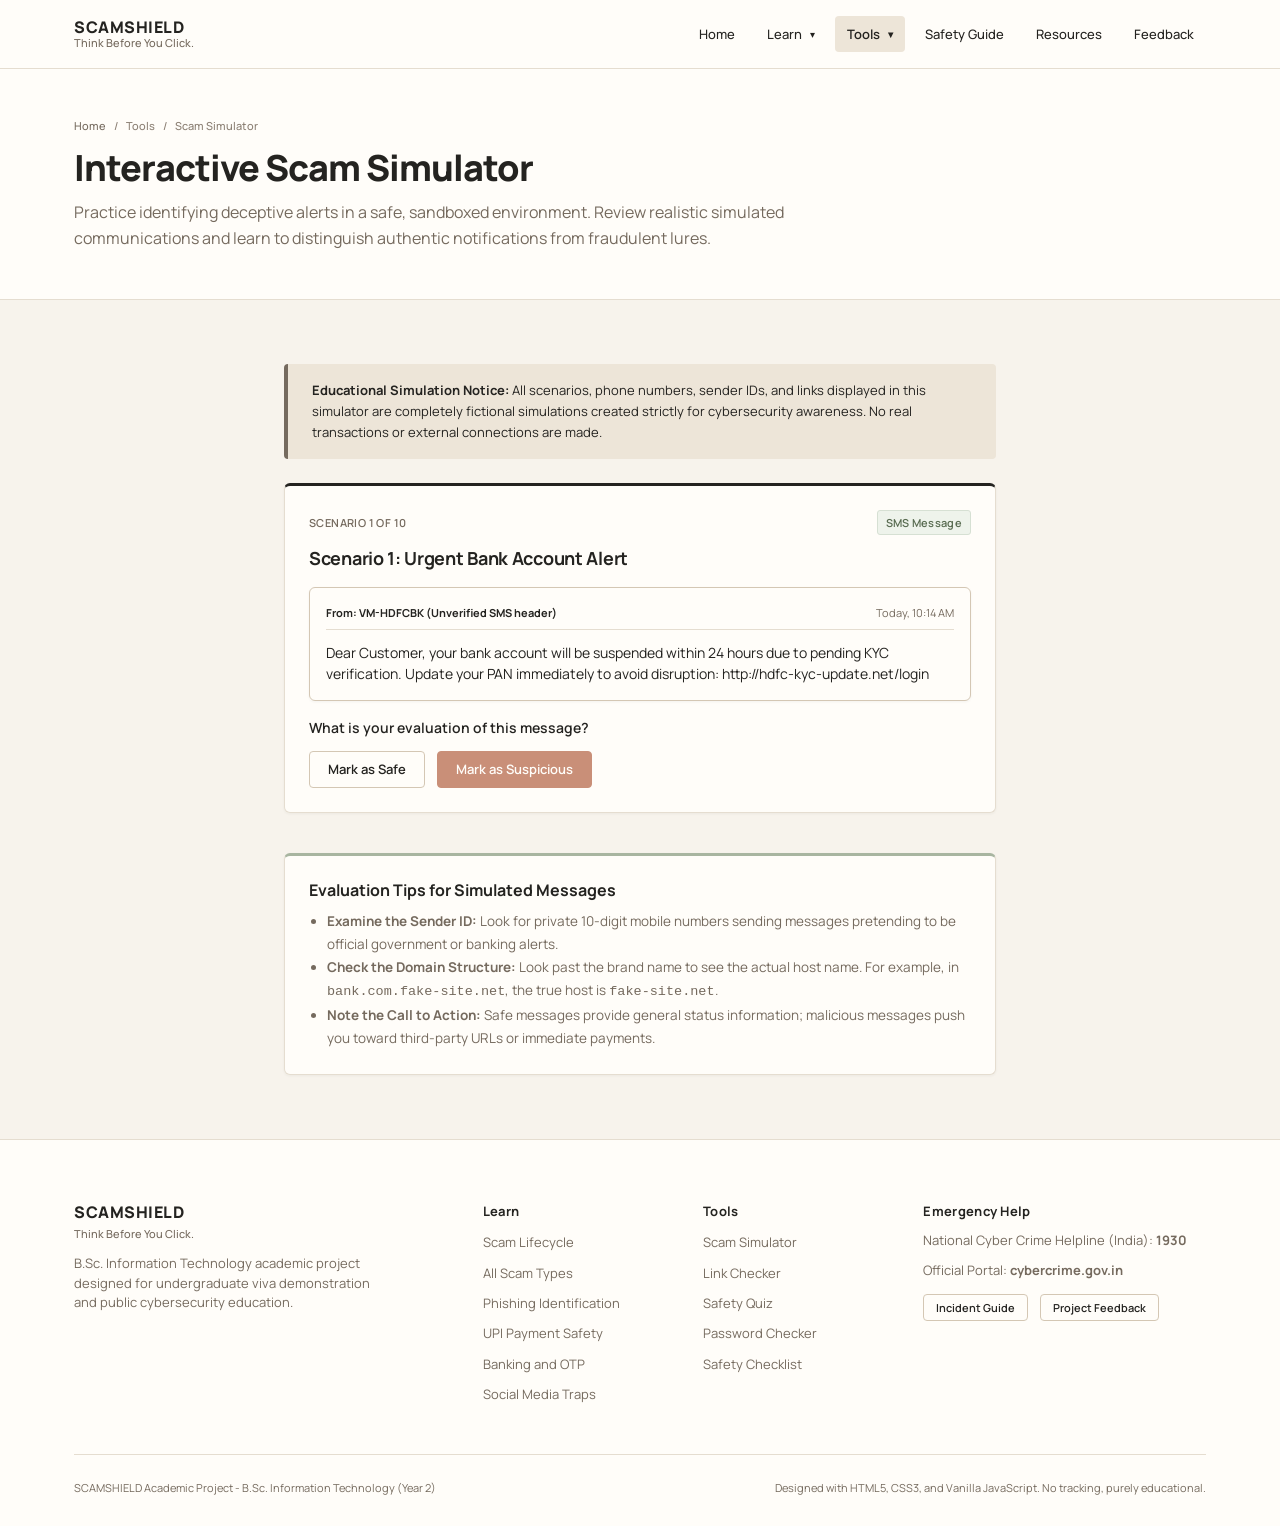
<file: simulator.html>
<!DOCTYPE html>
<html lang="en">
<head>
  <meta charset="UTF-8">
  <meta name="viewport" content="width=device-width, initial-scale=1.0">
  <title>Interactive Scam Simulator | SCAMSHIELD</title>
  <meta name="description" content="Test your real-time scam radar with our interactive simulator. Review 10 realistic educational scenarios and identify hidden red flags.">
  <link rel="preconnect" href="https://fonts.googleapis.com">
  <link rel="preconnect" href="https://fonts.gstatic.com" crossorigin>
  <link href="https://fonts.googleapis.com/css2?family=Manrope:wght@400;500;600;700;800&display=swap" rel="stylesheet">
  <link rel="stylesheet" href="css/style.css">
</head>
<body>

  <!-- Navigation Header -->
  <header class="site-header">
    <div class="container">
      <nav class="navbar" aria-label="Main Navigation">
        <a href="index.html" class="brand">
          <span class="brand-name">SCAMSHIELD</span>
          <span class="brand-tagline">Think Before You Click.</span>
        </a>

        <button class="nav-toggle" id="navToggle" aria-label="Toggle navigation menu" aria-expanded="false">
          <span class="nav-toggle-bars" aria-hidden="true">
            <span class="bar"></span>
            <span class="bar"></span>
            <span class="bar"></span>
          </span>
          <span class="nav-toggle-label">Menu</span>
        </button>

        <ul class="nav-menu" id="navMenu">
          <li class="nav-item">
            <a href="index.html" class="nav-link">Home</a>
          </li>
          <li class="nav-item dropdown">
            <a href="about.html" class="nav-link">Learn <span class="dropdown-arrow">&#9662;</span></a>
            <ul class="dropdown-menu">
              <li class="dropdown-item"><a href="about.html">About Fraud Lifecycle</a></li>
              <li class="dropdown-item"><a href="scams.html">Common Scam Types</a></li>
              <li class="dropdown-item"><a href="phishing.html">Phishing Awareness</a></li>
              <li class="dropdown-item"><a href="upi-scams.html">UPI and Payment Scams</a></li>
              <li class="dropdown-item"><a href="banking-scams.html">Banking and OTP Frauds</a></li>
              <li class="dropdown-item"><a href="social-media-scams.html">Social Media Traps</a></li>
            </ul>
          </li>
          <li class="nav-item dropdown">
            <a href="simulator.html" class="nav-link active">Tools <span class="dropdown-arrow">&#9662;</span></a>
            <ul class="dropdown-menu">
              <li class="dropdown-item"><a href="simulator.html">Scam Simulator</a></li>
              <li class="dropdown-item"><a href="link-checker.html">Suspicious Link Checker</a></li>
              <li class="dropdown-item"><a href="quiz.html">Cyber Safety Quiz</a></li>
              <li class="dropdown-item"><a href="password-safety.html">Password Strength Checker</a></li>
              <li class="dropdown-item"><a href="checklist.html">Interactive Safety Checklist</a></li>
            </ul>
          </li>
          <li class="nav-item">
            <a href="after-scam.html" class="nav-link">Safety Guide</a>
          </li>
          <li class="nav-item">
            <a href="resources.html" class="nav-link">Resources</a>
          </li>
          <li class="nav-item">
            <a href="feedback.html" class="nav-link">Feedback</a>
          </li>
        </ul>
      </nav>
    </div>
  </header>
  <div class="nav-backdrop" id="navBackdrop"></div>

  <!-- Page Header -->
  <section class="page-header">
    <div class="container">
      <nav class="breadcrumbs">
        <a href="index.html">Home</a>
        <span>/</span>
        <span>Tools</span>
        <span>/</span>
        <span>Scam Simulator</span>
      </nav>
      <h1 class="page-title">Interactive Scam Simulator</h1>
      <p class="page-lead">
        Practice identifying deceptive alerts in a safe, sandboxed environment. Review realistic simulated communications and learn to distinguish authentic notifications from fraudulent lures.
      </p>
    </div>
  </section>

  <!-- Main Content -->
  <main class="section">
    <div class="container container-narrow">

      <div class="notice-box notice-disclaimer" style="margin-top: 0; margin-bottom: 24px;">
        <strong>Educational Simulation Notice:</strong> All scenarios, phone numbers, sender IDs, and links displayed in this simulator are completely fictional simulations created strictly for cybersecurity awareness. No real transactions or external connections are made.
      </div>

      <!-- Simulator Interactive Mounting Point -->
      <div id="simulatorContainer">
        <!-- Rendered dynamically by js/script.js -->
        <noscript>
          <div class="notice-box notice-warning">
            Please enable JavaScript in your browser to interact with the Scam Simulator.
          </div>
        </noscript>
      </div>

      <!-- Educational Guidance Box Below Simulator -->
      <div class="card card-accent-sage" style="margin-top: 40px; background-color: var(--color-white);">
        <h3 class="card-title-sm">Evaluation Tips for Simulated Messages</h3>
        <ul style="padding-left: 18px; line-height: 1.7; font-size: 13.5px; color: var(--color-brown); margin-top: 8px;">
          <li><strong>Examine the Sender ID:</strong> Look for private 10-digit mobile numbers sending messages pretending to be official government or banking alerts.</li>
          <li><strong>Check the Domain Structure:</strong> Look past the brand name to see the actual host name. For example, in <code>bank.com.fake-site.net</code>, the true host is <code>fake-site.net</code>.</li>
          <li><strong>Note the Call to Action:</strong> Safe messages provide general status information; malicious messages push you toward third-party URLs or immediate payments.</li>
        </ul>
      </div>

    </div>
  </main>

  <!-- Footer -->
  <footer class="site-footer">
    <div class="container">
      <div class="footer-grid">
        <div class="footer-brand">
          <h4 class="brand-name" style="margin-bottom: 6px;">SCAMSHIELD</h4>
          <p class="brand-tagline" style="margin-bottom: 14px;">Think Before You Click.</p>
          <p class="body-secondary">
            B.Sc. Information Technology academic project designed for undergraduate viva demonstration and public cybersecurity education.
          </p>
        </div>

        <div>
          <h5 class="footer-title">Learn</h5>
          <ul class="footer-links">
            <li><a href="about.html">Scam Lifecycle</a></li>
            <li><a href="scams.html">All Scam Types</a></li>
            <li><a href="phishing.html">Phishing Identification</a></li>
            <li><a href="upi-scams.html">UPI Payment Safety</a></li>
            <li><a href="banking-scams.html">Banking and OTP</a></li>
            <li><a href="social-media-scams.html">Social Media Traps</a></li>
          </ul>
        </div>

        <div>
          <h5 class="footer-title">Tools</h5>
          <ul class="footer-links">
            <li><a href="simulator.html">Scam Simulator</a></li>
            <li><a href="link-checker.html">Link Checker</a></li>
            <li><a href="quiz.html">Safety Quiz</a></li>
            <li><a href="password-safety.html">Password Checker</a></li>
            <li><a href="checklist.html">Safety Checklist</a></li>
          </ul>
        </div>

        <div>
          <h5 class="footer-title">Emergency Help</h5>
          <p class="body-secondary" style="margin-bottom: 10px;">
            National Cyber Crime Helpline (India): <strong>1930</strong>
          </p>
          <p class="body-secondary" style="margin-bottom: 14px;">
            Official Portal: <strong>cybercrime.gov.in</strong>
          </p>
          <div class="btn-group">
            <a href="after-scam.html" class="btn btn-secondary btn-sm">Incident Guide</a>
            <a href="feedback.html" class="btn btn-secondary btn-sm">Project Feedback</a>
          </div>
        </div>
      </div>

      <div class="footer-bottom">
        <div>SCAMSHIELD Academic Project - B.Sc. Information Technology (Year 2)</div>
        <div>Designed with HTML5, CSS3, and Vanilla JavaScript. No tracking, purely educational.</div>
      </div>
    </div>
  </footer>

  <script src="js/script.js"></script>
</body>
</html>
</file>
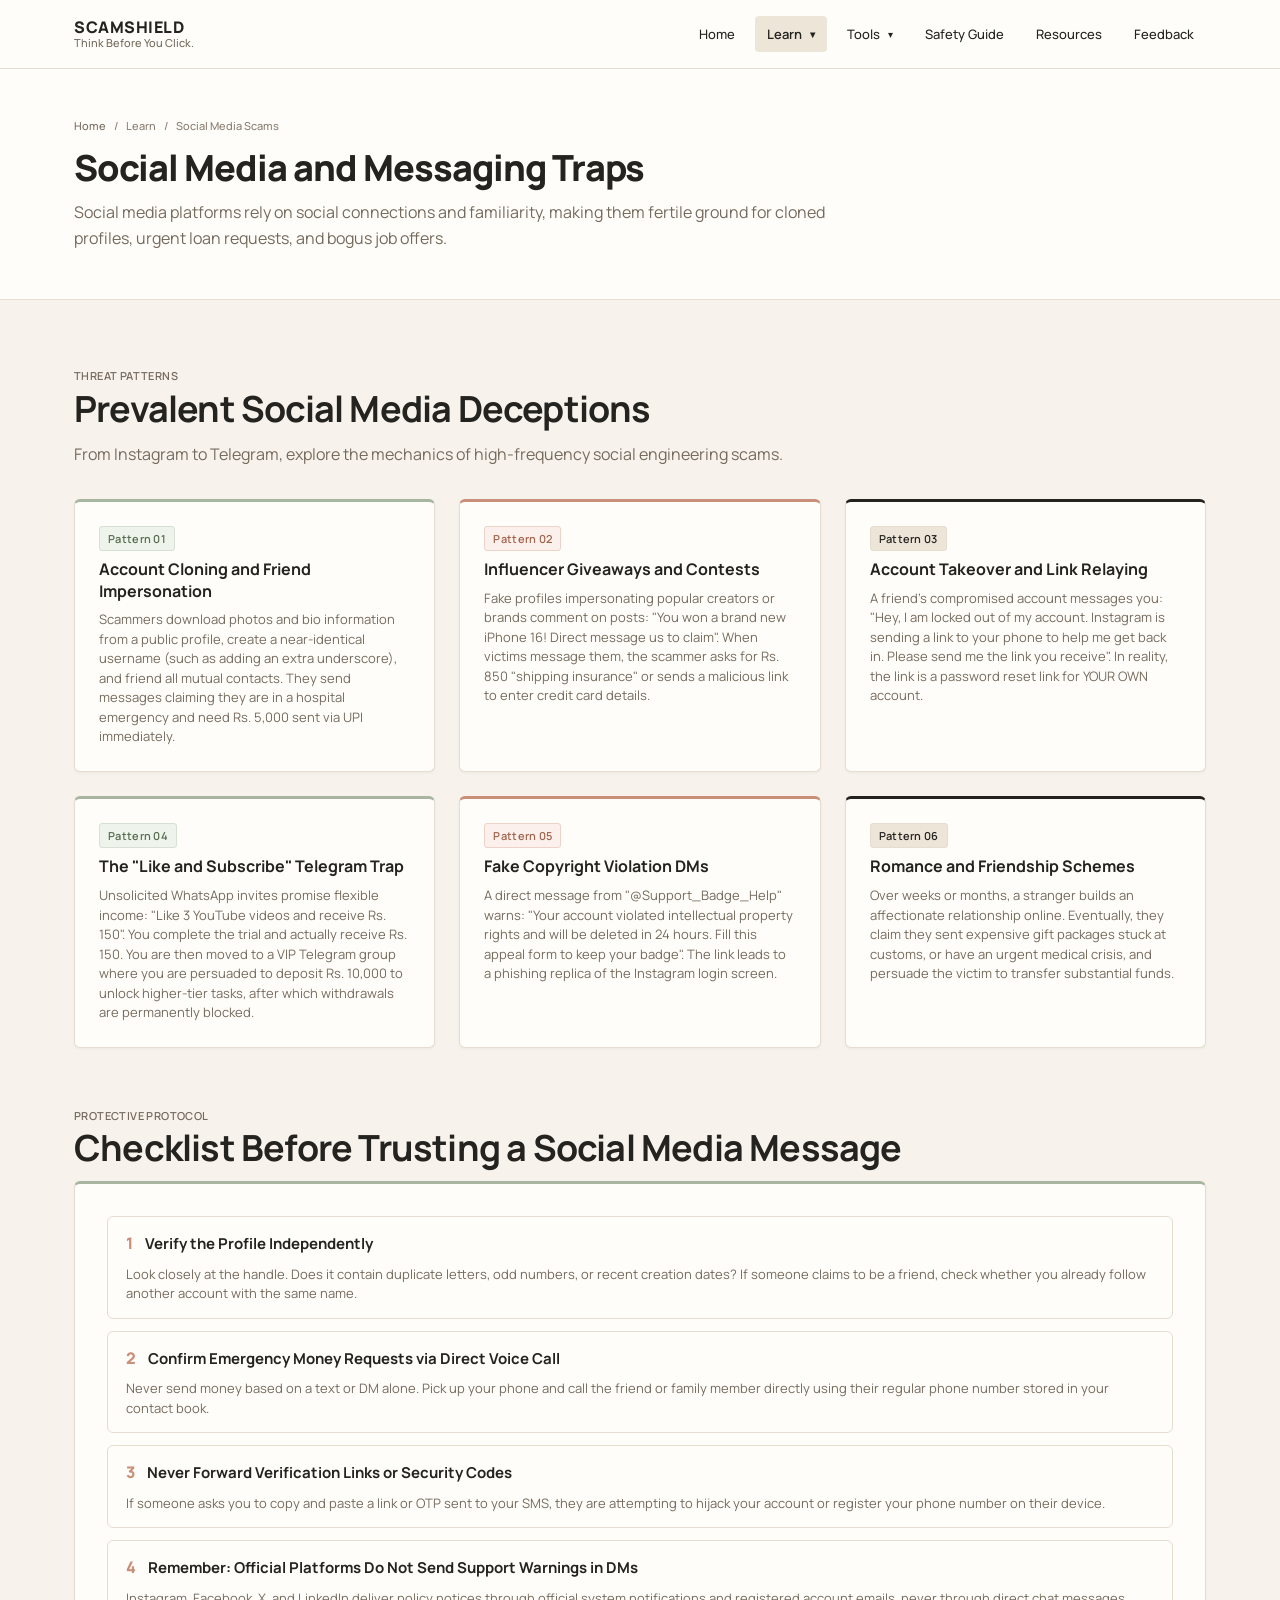
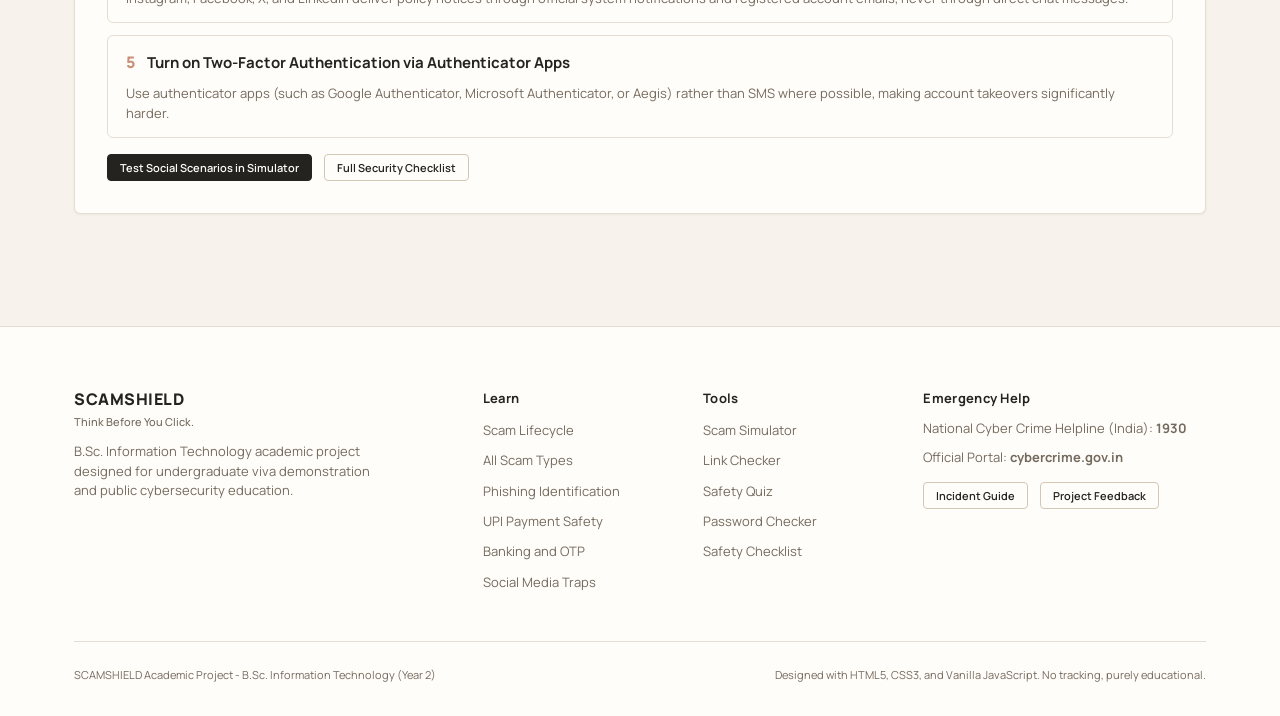
<file: social-media-scams.html>
<!DOCTYPE html>
<html lang="en">
<head>
  <meta charset="UTF-8">
  <meta name="viewport" content="width=device-width, initial-scale=1.0">
  <title>Social Media Scams | SCAMSHIELD</title>
  <meta name="description" content="Learn how scammers use cloned accounts, fake giveaways, account takeover phishing, and part-time rating schemes across Instagram, WhatsApp, and Telegram.">
  <link rel="preconnect" href="https://fonts.googleapis.com">
  <link rel="preconnect" href="https://fonts.gstatic.com" crossorigin>
  <link href="https://fonts.googleapis.com/css2?family=Manrope:wght@400;500;600;700;800&display=swap" rel="stylesheet">
  <link rel="stylesheet" href="css/style.css">
</head>
<body>

  <!-- Navigation Header -->
  <header class="site-header">
    <div class="container">
      <nav class="navbar" aria-label="Main Navigation">
        <a href="index.html" class="brand">
          <span class="brand-name">SCAMSHIELD</span>
          <span class="brand-tagline">Think Before You Click.</span>
        </a>

        <button class="nav-toggle" id="navToggle" aria-label="Toggle navigation menu" aria-expanded="false">
          <span class="nav-toggle-bars" aria-hidden="true">
            <span class="bar"></span>
            <span class="bar"></span>
            <span class="bar"></span>
          </span>
          <span class="nav-toggle-label">Menu</span>
        </button>

        <ul class="nav-menu" id="navMenu">
          <li class="nav-item">
            <a href="index.html" class="nav-link">Home</a>
          </li>
          <li class="nav-item dropdown">
            <a href="social-media-scams.html" class="nav-link active">Learn <span class="dropdown-arrow">&#9662;</span></a>
            <ul class="dropdown-menu">
              <li class="dropdown-item"><a href="about.html">About Fraud Lifecycle</a></li>
              <li class="dropdown-item"><a href="scams.html">Common Scam Types</a></li>
              <li class="dropdown-item"><a href="phishing.html">Phishing Awareness</a></li>
              <li class="dropdown-item"><a href="upi-scams.html">UPI and Payment Scams</a></li>
              <li class="dropdown-item"><a href="banking-scams.html">Banking and OTP Frauds</a></li>
              <li class="dropdown-item"><a href="social-media-scams.html">Social Media Traps</a></li>
            </ul>
          </li>
          <li class="nav-item dropdown">
            <a href="simulator.html" class="nav-link">Tools <span class="dropdown-arrow">&#9662;</span></a>
            <ul class="dropdown-menu">
              <li class="dropdown-item"><a href="simulator.html">Scam Simulator</a></li>
              <li class="dropdown-item"><a href="link-checker.html">Suspicious Link Checker</a></li>
              <li class="dropdown-item"><a href="quiz.html">Cyber Safety Quiz</a></li>
              <li class="dropdown-item"><a href="password-safety.html">Password Strength Checker</a></li>
              <li class="dropdown-item"><a href="checklist.html">Interactive Safety Checklist</a></li>
            </ul>
          </li>
          <li class="nav-item">
            <a href="after-scam.html" class="nav-link">Safety Guide</a>
          </li>
          <li class="nav-item">
            <a href="resources.html" class="nav-link">Resources</a>
          </li>
          <li class="nav-item">
            <a href="feedback.html" class="nav-link">Feedback</a>
          </li>
        </ul>
      </nav>
    </div>
  </header>
  <div class="nav-backdrop" id="navBackdrop"></div>

  <!-- Page Header -->
  <section class="page-header">
    <div class="container">
      <nav class="breadcrumbs">
        <a href="index.html">Home</a>
        <span>/</span>
        <span>Learn</span>
        <span>/</span>
        <span>Social Media Scams</span>
      </nav>
      <h1 class="page-title">Social Media and Messaging Traps</h1>
      <p class="page-lead">
        Social media platforms rely on social connections and familiarity, making them fertile ground for cloned profiles, urgent loan requests, and bogus job offers.
      </p>
    </div>
  </section>

  <!-- Main Content -->
  <main class="section">
    <div class="container">

      <!-- Common Social Media Threats -->
      <div style="margin-bottom: 56px;">
        <span class="meta-label">Threat Patterns</span>
        <h2 class="section-title">Prevalent Social Media Deceptions</h2>
        <p class="section-subtitle">
          From Instagram to Telegram, explore the mechanics of high-frequency social engineering scams.
        </p>

        <div class="grid grid-3">
          <!-- 1. Cloned Accounts -->
          <div class="card card-accent-sage">
            <span class="tag tag-sage" style="margin-bottom: 8px;">Pattern 01</span>
            <h3 class="card-title-sm">Account Cloning and Friend Impersonation</h3>
            <p class="body-secondary">
              Scammers download photos and bio information from a public profile, create a near-identical username (such as adding an extra underscore), and friend all mutual contacts. They send messages claiming they are in a hospital emergency and need Rs. 5,000 sent via UPI immediately.
            </p>
          </div>

          <!-- 2. Bogus Giveaways -->
          <div class="card card-accent-terracotta">
            <span class="tag tag-terracotta" style="margin-bottom: 8px;">Pattern 02</span>
            <h3 class="card-title-sm">Influencer Giveaways and Contests</h3>
            <p class="body-secondary">
              Fake profiles impersonating popular creators or brands comment on posts: "You won a brand new iPhone 16! Direct message us to claim". When victims message them, the scammer asks for Rs. 850 "shipping insurance" or sends a malicious link to enter credit card details.
            </p>
          </div>

          <!-- 3. Account Takeover / Help Verification -->
          <div class="card card-accent-charcoal">
            <span class="tag" style="margin-bottom: 8px;">Pattern 03</span>
            <h3 class="card-title-sm">Account Takeover and Link Relaying</h3>
            <p class="body-secondary">
              A friend's compromised account messages you: "Hey, I am locked out of my account. Instagram is sending a link to your phone to help me get back in. Please send me the link you receive". In reality, the link is a password reset link for YOUR OWN account.
            </p>
          </div>

          <!-- 4. Telegram Task Scams -->
          <div class="card card-accent-sage">
            <span class="tag tag-sage" style="margin-bottom: 8px;">Pattern 04</span>
            <h3 class="card-title-sm">The "Like and Subscribe" Telegram Trap</h3>
            <p class="body-secondary">
              Unsolicited WhatsApp invites promise flexible income: "Like 3 YouTube videos and receive Rs. 150". You complete the trial and actually receive Rs. 150. You are then moved to a VIP Telegram group where you are persuaded to deposit Rs. 10,000 to unlock higher-tier tasks, after which withdrawals are permanently blocked.
            </p>
          </div>

          <!-- 5. Copyright Infringement DMs -->
          <div class="card card-accent-terracotta">
            <span class="tag tag-terracotta" style="margin-bottom: 8px;">Pattern 05</span>
            <h3 class="card-title-sm">Fake Copyright Violation DMs</h3>
            <p class="body-secondary">
              A direct message from "@Support_Badge_Help" warns: "Your account violated intellectual property rights and will be deleted in 24 hours. Fill this appeal form to keep your badge". The link leads to a phishing replica of the Instagram login screen.
            </p>
          </div>

          <!-- 6. Romance & Emotional Manipulation -->
          <div class="card card-accent-charcoal">
            <span class="tag" style="margin-bottom: 8px;">Pattern 06</span>
            <h3 class="card-title-sm">Romance and Friendship Schemes</h3>
            <p class="body-secondary">
              Over weeks or months, a stranger builds an affectionate relationship online. Eventually, they claim they sent expensive gift packages stuck at customs, or have an urgent medical crisis, and persuade the victim to transfer substantial funds.
            </p>
          </div>
        </div>
      </div>

      <!-- Checklist Before Trusting a Social Message -->
      <div style="margin-bottom: 48px;">
        <span class="meta-label">Protective Protocol</span>
        <h2 class="section-title">Checklist Before Trusting a Social Media Message</h2>

        <div class="card card-accent-sage" style="background-color: var(--color-white); padding: 32px;">
          <div class="rule-box" style="margin-bottom: 12px; padding: 14px 18px;">
            <div class="rule-header">
              <span class="rule-number">1</span>
              <strong style="font-size: 15px;">Verify the Profile Independently</strong>
            </div>
            <p class="body-secondary">
              Look closely at the handle. Does it contain duplicate letters, odd numbers, or recent creation dates? If someone claims to be a friend, check whether you already follow another account with the same name.
            </p>
          </div>

          <div class="rule-box" style="margin-bottom: 12px; padding: 14px 18px;">
            <div class="rule-header">
              <span class="rule-number">2</span>
              <strong style="font-size: 15px;">Confirm Emergency Money Requests via Direct Voice Call</strong>
            </div>
            <p class="body-secondary">
              Never send money based on a text or DM alone. Pick up your phone and call the friend or family member directly using their regular phone number stored in your contact book.
            </p>
          </div>

          <div class="rule-box" style="margin-bottom: 12px; padding: 14px 18px;">
            <div class="rule-header">
              <span class="rule-number">3</span>
              <strong style="font-size: 15px;">Never Forward Verification Links or Security Codes</strong>
            </div>
            <p class="body-secondary">
              If someone asks you to copy and paste a link or OTP sent to your SMS, they are attempting to hijack your account or register your phone number on their device.
            </p>
          </div>

          <div class="rule-box" style="margin-bottom: 12px; padding: 14px 18px;">
            <div class="rule-header">
              <span class="rule-number">4</span>
              <strong style="font-size: 15px;">Remember: Official Platforms Do Not Send Support Warnings in DMs</strong>
            </div>
            <p class="body-secondary">
              Instagram, Facebook, X, and LinkedIn deliver policy notices through official system notifications and registered account emails, never through direct chat messages.
            </p>
          </div>

          <div class="rule-box" style="margin-bottom: 16px; padding: 14px 18px;">
            <div class="rule-header">
              <span class="rule-number">5</span>
              <strong style="font-size: 15px;">Turn on Two-Factor Authentication via Authenticator Apps</strong>
            </div>
            <p class="body-secondary">
              Use authenticator apps (such as Google Authenticator, Microsoft Authenticator, or Aegis) rather than SMS where possible, making account takeovers significantly harder.
            </p>
          </div>

          <div class="btn-group">
            <a href="simulator.html" class="btn btn-primary btn-sm">Test Social Scenarios in Simulator</a>
            <a href="checklist.html" class="btn btn-secondary btn-sm">Full Security Checklist</a>
          </div>
        </div>
      </div>

    </div>
  </main>

  <!-- Footer -->
  <footer class="site-footer">
    <div class="container">
      <div class="footer-grid">
        <div class="footer-brand">
          <h4 class="brand-name" style="margin-bottom: 6px;">SCAMSHIELD</h4>
          <p class="brand-tagline" style="margin-bottom: 14px;">Think Before You Click.</p>
          <p class="body-secondary">
            B.Sc. Information Technology academic project designed for undergraduate viva demonstration and public cybersecurity education.
          </p>
        </div>

        <div>
          <h5 class="footer-title">Learn</h5>
          <ul class="footer-links">
            <li><a href="about.html">Scam Lifecycle</a></li>
            <li><a href="scams.html">All Scam Types</a></li>
            <li><a href="phishing.html">Phishing Identification</a></li>
            <li><a href="upi-scams.html">UPI Payment Safety</a></li>
            <li><a href="banking-scams.html">Banking and OTP</a></li>
            <li><a href="social-media-scams.html">Social Media Traps</a></li>
          </ul>
        </div>

        <div>
          <h5 class="footer-title">Tools</h5>
          <ul class="footer-links">
            <li><a href="simulator.html">Scam Simulator</a></li>
            <li><a href="link-checker.html">Link Checker</a></li>
            <li><a href="quiz.html">Safety Quiz</a></li>
            <li><a href="password-safety.html">Password Checker</a></li>
            <li><a href="checklist.html">Safety Checklist</a></li>
          </ul>
        </div>

        <div>
          <h5 class="footer-title">Emergency Help</h5>
          <p class="body-secondary" style="margin-bottom: 10px;">
            National Cyber Crime Helpline (India): <strong>1930</strong>
          </p>
          <p class="body-secondary" style="margin-bottom: 14px;">
            Official Portal: <strong>cybercrime.gov.in</strong>
          </p>
          <div class="btn-group">
            <a href="after-scam.html" class="btn btn-secondary btn-sm">Incident Guide</a>
            <a href="feedback.html" class="btn btn-secondary btn-sm">Project Feedback</a>
          </div>
        </div>
      </div>

      <div class="footer-bottom">
        <div>SCAMSHIELD Academic Project - B.Sc. Information Technology (Year 2)</div>
        <div>Designed with HTML5, CSS3, and Vanilla JavaScript. No tracking, purely educational.</div>
      </div>
    </div>
  </footer>

  <script src="js/script.js"></script>
</body>
</html>
</file>
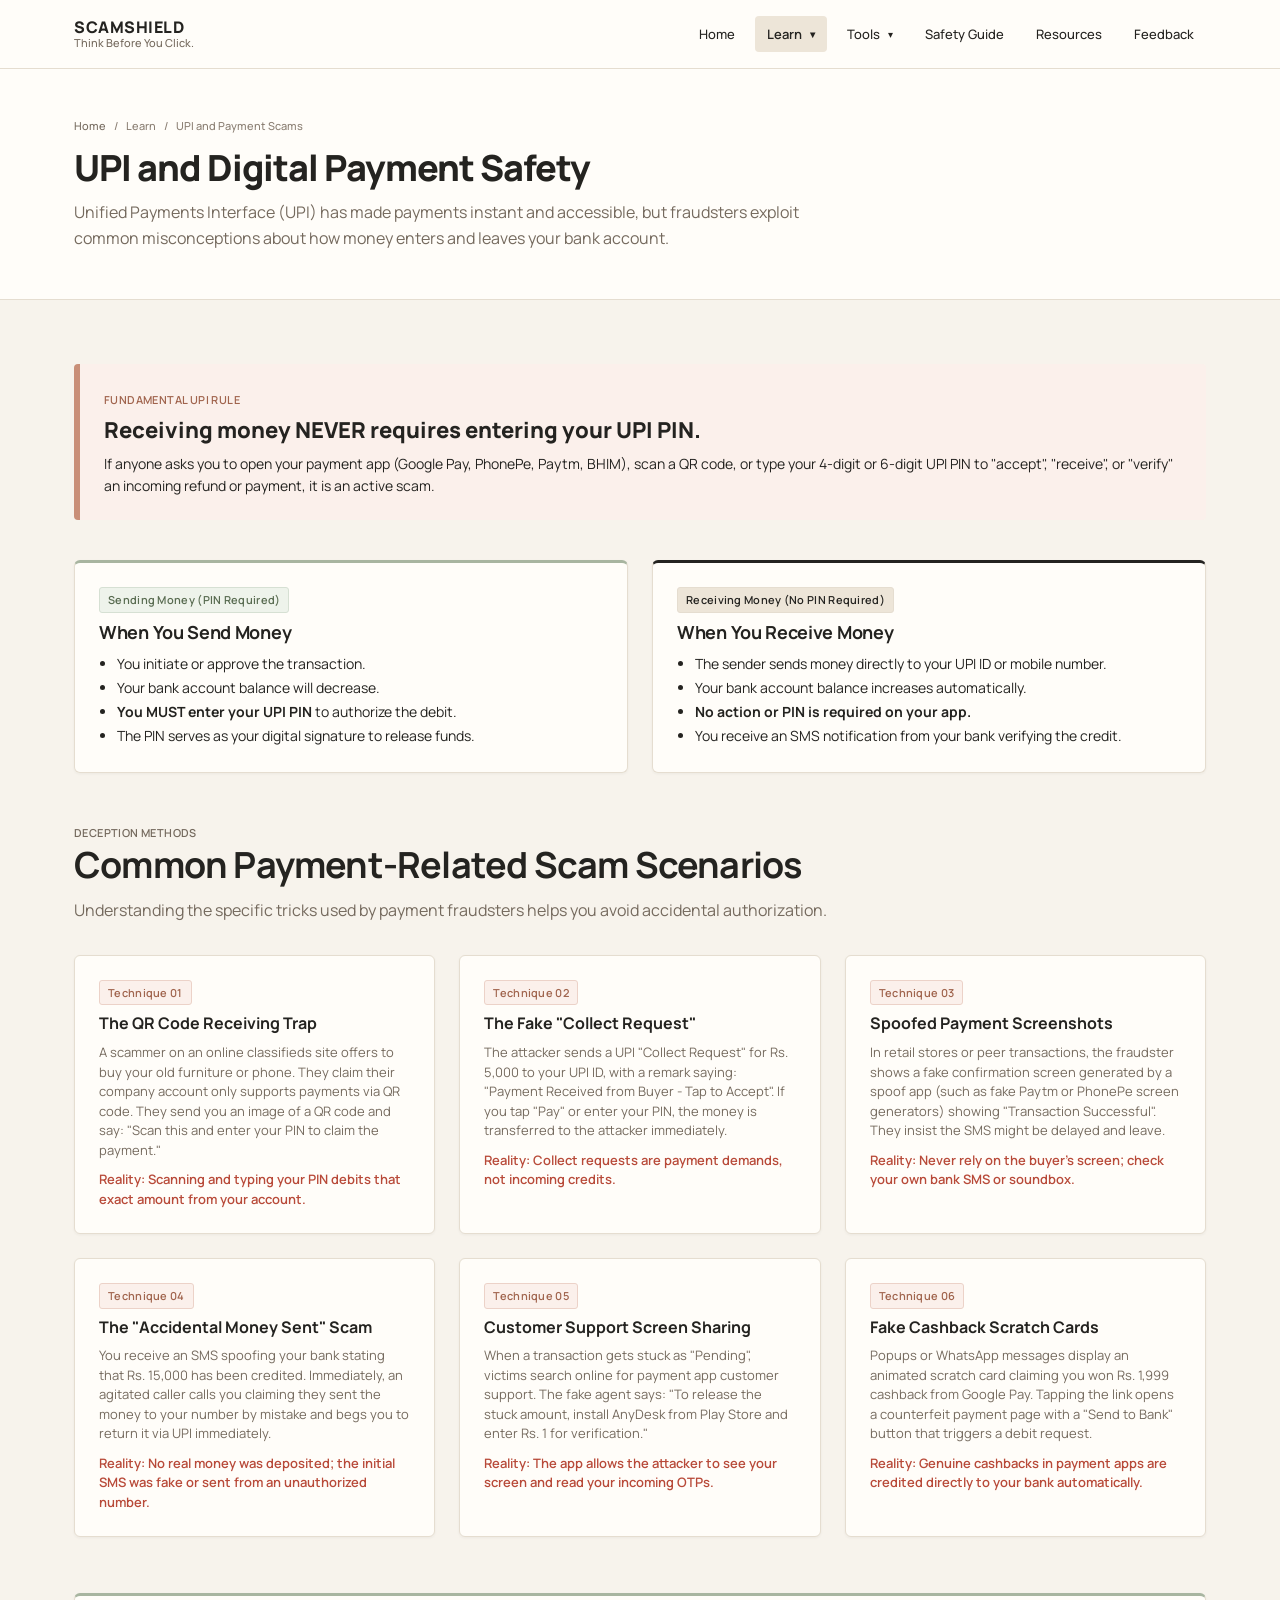
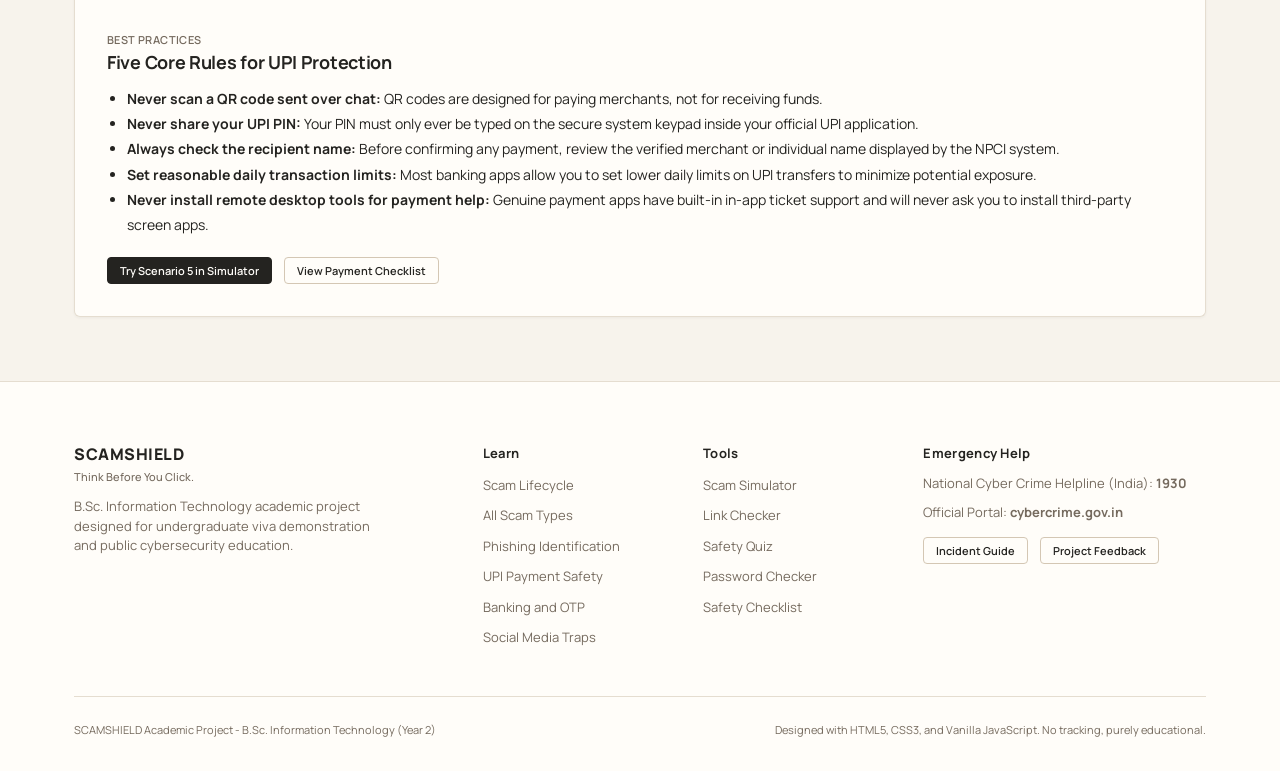
<file: upi-scams.html>
<!DOCTYPE html>
<html lang="en">
<head>
  <meta charset="UTF-8">
  <meta name="viewport" content="width=device-width, initial-scale=1.0">
  <title>UPI and Payment Scams | SCAMSHIELD</title>
  <meta name="description" content="Understand how UPI fraud works, including reverse QR code scams, collect request traps, and fake payment screenshots. Learn the golden rule of UPI.">
  <link rel="preconnect" href="https://fonts.googleapis.com">
  <link rel="preconnect" href="https://fonts.gstatic.com" crossorigin>
  <link href="https://fonts.googleapis.com/css2?family=Manrope:wght@400;500;600;700;800&display=swap" rel="stylesheet">
  <link rel="stylesheet" href="css/style.css">
</head>
<body>

  <!-- Navigation Header -->
  <header class="site-header">
    <div class="container">
      <nav class="navbar" aria-label="Main Navigation">
        <a href="index.html" class="brand">
          <span class="brand-name">SCAMSHIELD</span>
          <span class="brand-tagline">Think Before You Click.</span>
        </a>

        <button class="nav-toggle" id="navToggle" aria-label="Toggle navigation menu" aria-expanded="false">
          <span class="nav-toggle-bars" aria-hidden="true">
            <span class="bar"></span>
            <span class="bar"></span>
            <span class="bar"></span>
          </span>
          <span class="nav-toggle-label">Menu</span>
        </button>

        <ul class="nav-menu" id="navMenu">
          <li class="nav-item">
            <a href="index.html" class="nav-link">Home</a>
          </li>
          <li class="nav-item dropdown">
            <a href="upi-scams.html" class="nav-link active">Learn <span class="dropdown-arrow">&#9662;</span></a>
            <ul class="dropdown-menu">
              <li class="dropdown-item"><a href="about.html">About Fraud Lifecycle</a></li>
              <li class="dropdown-item"><a href="scams.html">Common Scam Types</a></li>
              <li class="dropdown-item"><a href="phishing.html">Phishing Awareness</a></li>
              <li class="dropdown-item"><a href="upi-scams.html">UPI and Payment Scams</a></li>
              <li class="dropdown-item"><a href="banking-scams.html">Banking and OTP Frauds</a></li>
              <li class="dropdown-item"><a href="social-media-scams.html">Social Media Traps</a></li>
            </ul>
          </li>
          <li class="nav-item dropdown">
            <a href="simulator.html" class="nav-link">Tools <span class="dropdown-arrow">&#9662;</span></a>
            <ul class="dropdown-menu">
              <li class="dropdown-item"><a href="simulator.html">Scam Simulator</a></li>
              <li class="dropdown-item"><a href="link-checker.html">Suspicious Link Checker</a></li>
              <li class="dropdown-item"><a href="quiz.html">Cyber Safety Quiz</a></li>
              <li class="dropdown-item"><a href="password-safety.html">Password Strength Checker</a></li>
              <li class="dropdown-item"><a href="checklist.html">Interactive Safety Checklist</a></li>
            </ul>
          </li>
          <li class="nav-item">
            <a href="after-scam.html" class="nav-link">Safety Guide</a>
          </li>
          <li class="nav-item">
            <a href="resources.html" class="nav-link">Resources</a>
          </li>
          <li class="nav-item">
            <a href="feedback.html" class="nav-link">Feedback</a>
          </li>
        </ul>
      </nav>
    </div>
  </header>
  <div class="nav-backdrop" id="navBackdrop"></div>

  <!-- Page Header -->
  <section class="page-header">
    <div class="container">
      <nav class="breadcrumbs">
        <a href="index.html">Home</a>
        <span>/</span>
        <span>Learn</span>
        <span>/</span>
        <span>UPI and Payment Scams</span>
      </nav>
      <h1 class="page-title">UPI and Digital Payment Safety</h1>
      <p class="page-lead">
        Unified Payments Interface (UPI) has made payments instant and accessible, but fraudsters exploit common misconceptions about how money enters and leaves your bank account.
      </p>
    </div>
  </section>

  <!-- Main Content -->
  <main class="section">
    <div class="container">

      <!-- The Golden Rule Callout -->
      <div class="notice-box notice-warning" style="padding: 24px; margin-top: 0; margin-bottom: 40px; border-left-width: 6px;">
        <span class="meta-label" style="color: var(--color-terracotta-dark);">Fundamental UPI Rule</span>
        <h2 style="font-size: 22px; font-weight: 800; margin: 6px 0 10px; color: var(--color-charcoal);">
          Receiving money NEVER requires entering your UPI PIN.
        </h2>
        <p class="body-normal">
          If anyone asks you to open your payment app (Google Pay, PhonePe, Paytm, BHIM), scan a QR code, or type your 4-digit or 6-digit UPI PIN to "accept", "receive", or "verify" an incoming refund or payment, it is an active scam.
        </p>
      </div>

      <!-- Comparative Mechanism Breakdown -->
      <div class="grid grid-2" style="margin-bottom: 48px;">
        <div class="card card-accent-sage">
          <span class="tag tag-sage" style="margin-bottom: 8px;">Sending Money (PIN Required)</span>
          <h3 class="card-title">When You Send Money</h3>
          <ul style="padding-left: 18px; line-height: 1.7; font-size: 14px; color: var(--color-charcoal);">
            <li>You initiate or approve the transaction.</li>
            <li>Your bank account balance will decrease.</li>
            <li><strong>You MUST enter your UPI PIN</strong> to authorize the debit.</li>
            <li>The PIN serves as your digital signature to release funds.</li>
          </ul>
        </div>

        <div class="card card-accent-charcoal">
          <span class="tag" style="margin-bottom: 8px;">Receiving Money (No PIN Required)</span>
          <h3 class="card-title">When You Receive Money</h3>
          <ul style="padding-left: 18px; line-height: 1.7; font-size: 14px; color: var(--color-charcoal);">
            <li>The sender sends money directly to your UPI ID or mobile number.</li>
            <li>Your bank account balance increases automatically.</li>
            <li><strong>No action or PIN is required on your app.</strong></li>
            <li>You receive an SMS notification from your bank verifying the credit.</li>
          </ul>
        </div>
      </div>

      <!-- Common Payment Scams Explained -->
      <div style="margin-bottom: 56px;">
        <span class="meta-label">Deception Methods</span>
        <h2 class="section-title">Common Payment-Related Scam Scenarios</h2>
        <p class="section-subtitle">
          Understanding the specific tricks used by payment fraudsters helps you avoid accidental authorization.
        </p>

        <div class="grid grid-3">
          <!-- Scam 1 -->
          <div class="card">
            <span class="tag tag-terracotta" style="margin-bottom: 8px;">Technique 01</span>
            <h3 class="card-title-sm">The QR Code Receiving Trap</h3>
            <p class="body-secondary">
              A scammer on an online classifieds site offers to buy your old furniture or phone. They claim their company account only supports payments via QR code. They send you an image of a QR code and say: "Scan this and enter your PIN to claim the payment."
            </p>
            <p class="body-secondary" style="margin-top: 10px; font-weight: 600; color: var(--color-danger);">
              Reality: Scanning and typing your PIN debits that exact amount from your account.
            </p>
          </div>

          <!-- Scam 2 -->
          <div class="card">
            <span class="tag tag-terracotta" style="margin-bottom: 8px;">Technique 02</span>
            <h3 class="card-title-sm">The Fake "Collect Request"</h3>
            <p class="body-secondary">
              The attacker sends a UPI "Collect Request" for Rs. 5,000 to your UPI ID, with a remark saying: "Payment Received from Buyer - Tap to Accept". If you tap "Pay" or enter your PIN, the money is transferred to the attacker immediately.
            </p>
            <p class="body-secondary" style="margin-top: 10px; font-weight: 600; color: var(--color-danger);">
              Reality: Collect requests are payment demands, not incoming credits.
            </p>
          </div>

          <!-- Scam 3 -->
          <div class="card">
            <span class="tag tag-terracotta" style="margin-bottom: 8px;">Technique 03</span>
            <h3 class="card-title-sm">Spoofed Payment Screenshots</h3>
            <p class="body-secondary">
              In retail stores or peer transactions, the fraudster shows a fake confirmation screen generated by a spoof app (such as fake Paytm or PhonePe screen generators) showing "Transaction Successful". They insist the SMS might be delayed and leave.
            </p>
            <p class="body-secondary" style="margin-top: 10px; font-weight: 600; color: var(--color-danger);">
              Reality: Never rely on the buyer's screen; check your own bank SMS or soundbox.
            </p>
          </div>

          <!-- Scam 4 -->
          <div class="card">
            <span class="tag tag-terracotta" style="margin-bottom: 8px;">Technique 04</span>
            <h3 class="card-title-sm">The "Accidental Money Sent" Scam</h3>
            <p class="body-secondary">
              You receive an SMS spoofing your bank stating that Rs. 15,000 has been credited. Immediately, an agitated caller calls you claiming they sent the money to your number by mistake and begs you to return it via UPI immediately.
            </p>
            <p class="body-secondary" style="margin-top: 10px; font-weight: 600; color: var(--color-danger);">
              Reality: No real money was deposited; the initial SMS was fake or sent from an unauthorized number.
            </p>
          </div>

          <!-- Scam 5 -->
          <div class="card">
            <span class="tag tag-terracotta" style="margin-bottom: 8px;">Technique 05</span>
            <h3 class="card-title-sm">Customer Support Screen Sharing</h3>
            <p class="body-secondary">
              When a transaction gets stuck as "Pending", victims search online for payment app customer support. The fake agent says: "To release the stuck amount, install AnyDesk from Play Store and enter Rs. 1 for verification."
            </p>
            <p class="body-secondary" style="margin-top: 10px; font-weight: 600; color: var(--color-danger);">
              Reality: The app allows the attacker to see your screen and read your incoming OTPs.
            </p>
          </div>

          <!-- Scam 6 -->
          <div class="card">
            <span class="tag tag-terracotta" style="margin-bottom: 8px;">Technique 06</span>
            <h3 class="card-title-sm">Fake Cashback Scratch Cards</h3>
            <p class="body-secondary">
              Popups or WhatsApp messages display an animated scratch card claiming you won Rs. 1,999 cashback from Google Pay. Tapping the link opens a counterfeit payment page with a "Send to Bank" button that triggers a debit request.
            </p>
            <p class="body-secondary" style="margin-top: 10px; font-weight: 600; color: var(--color-danger);">
              Reality: Genuine cashbacks in payment apps are credited directly to your bank automatically.
            </p>
          </div>
        </div>
      </div>

      <!-- UPI Safety Protocol -->
      <div class="card card-accent-sage" style="background-color: var(--color-white); padding: 32px;">
        <span class="meta-label">Best Practices</span>
        <h3 class="card-title">Five Core Rules for UPI Protection</h3>
        <ul style="padding-left: 20px; line-height: 1.8; color: var(--color-charcoal); margin-top: 12px; margin-bottom: 20px;">
          <li><strong>Never scan a QR code sent over chat:</strong> QR codes are designed for paying merchants, not for receiving funds.</li>
          <li><strong>Never share your UPI PIN:</strong> Your PIN must only ever be typed on the secure system keypad inside your official UPI application.</li>
          <li><strong>Always check the recipient name:</strong> Before confirming any payment, review the verified merchant or individual name displayed by the NPCI system.</li>
          <li><strong>Set reasonable daily transaction limits:</strong> Most banking apps allow you to set lower daily limits on UPI transfers to minimize potential exposure.</li>
          <li><strong>Never install remote desktop tools for payment help:</strong> Genuine payment apps have built-in in-app ticket support and will never ask you to install third-party screen apps.</li>
        </ul>

        <div class="btn-group">
          <a href="simulator.html" class="btn btn-primary btn-sm">Try Scenario 5 in Simulator</a>
          <a href="checklist.html" class="btn btn-secondary btn-sm">View Payment Checklist</a>
        </div>
      </div>

    </div>
  </main>

  <!-- Footer -->
  <footer class="site-footer">
    <div class="container">
      <div class="footer-grid">
        <div class="footer-brand">
          <h4 class="brand-name" style="margin-bottom: 6px;">SCAMSHIELD</h4>
          <p class="brand-tagline" style="margin-bottom: 14px;">Think Before You Click.</p>
          <p class="body-secondary">
            B.Sc. Information Technology academic project designed for undergraduate viva demonstration and public cybersecurity education.
          </p>
        </div>

        <div>
          <h5 class="footer-title">Learn</h5>
          <ul class="footer-links">
            <li><a href="about.html">Scam Lifecycle</a></li>
            <li><a href="scams.html">All Scam Types</a></li>
            <li><a href="phishing.html">Phishing Identification</a></li>
            <li><a href="upi-scams.html">UPI Payment Safety</a></li>
            <li><a href="banking-scams.html">Banking and OTP</a></li>
            <li><a href="social-media-scams.html">Social Media Traps</a></li>
          </ul>
        </div>

        <div>
          <h5 class="footer-title">Tools</h5>
          <ul class="footer-links">
            <li><a href="simulator.html">Scam Simulator</a></li>
            <li><a href="link-checker.html">Link Checker</a></li>
            <li><a href="quiz.html">Safety Quiz</a></li>
            <li><a href="password-safety.html">Password Checker</a></li>
            <li><a href="checklist.html">Safety Checklist</a></li>
          </ul>
        </div>

        <div>
          <h5 class="footer-title">Emergency Help</h5>
          <p class="body-secondary" style="margin-bottom: 10px;">
            National Cyber Crime Helpline (India): <strong>1930</strong>
          </p>
          <p class="body-secondary" style="margin-bottom: 14px;">
            Official Portal: <strong>cybercrime.gov.in</strong>
          </p>
          <div class="btn-group">
            <a href="after-scam.html" class="btn btn-secondary btn-sm">Incident Guide</a>
            <a href="feedback.html" class="btn btn-secondary btn-sm">Project Feedback</a>
          </div>
        </div>
      </div>

      <div class="footer-bottom">
        <div>SCAMSHIELD Academic Project - B.Sc. Information Technology (Year 2)</div>
        <div>Designed with HTML5, CSS3, and Vanilla JavaScript. No tracking, purely educational.</div>
      </div>
    </div>
  </footer>

  <script src="js/script.js"></script>
</body>
</html>
</file>
<file: css/style.css>
/*
  SCAMSHIELD - Academic Web Project
  Phishing, Scam and Fraud Detection Awareness Program
  Design Style: Warm, Minimal, Editorial, Pinterest-inspired
  Typography: Manrope Design System
*/

/* ==================================================
   1. CSS RESET AND DESIGN TOKENS
   ================================================== */
:root {
  /* Warm editorial color palette */
  --color-ivory: #F7F3EC;
  --color-beige: #EDE5D8;
  --color-white: #FFFDF9;
  --color-card-bg: #FFFDF9;
  --color-charcoal: #242320;
  --color-brown: #756A5E;
  --color-muted: #8A7E72;
  --color-sage: #A8B5A0;
  --color-sage-dark: #586B50;
  --color-sage-light: #EEF3EB;
  --color-terracotta: #C98F78;
  --color-terracotta-dark: #A0644D;
  --color-terracotta-light: #FBF0EB;
  --color-olive: #7F896F;
  --color-sand: #DDD2C2;
  --color-border: #E5DDD0;
  --color-border-dark: #D4C7B4;
  --color-danger: #B84A39;
  --color-danger-light: #FBECE9;
  --color-success: #436B47;
  --color-success-light: #EBF4EC;

  /* Typography design tokens */
  --font-primary: 'Manrope', -apple-system, BlinkMacSystemFont, 'Segoe UI', Roboto, Helvetica, Arial, sans-serif;
  
  --font-regular: 400;
  --font-medium: 500;
  --font-semibold: 600;
  --font-bold: 700;
  --font-extrabold: 800;

  /* Type scale */
  --text-xs: 11px;
  --text-sm: 13px;
  --text-base: 14px;
  --text-md: 16px;
  --text-lg: 18px;
  --text-xl: 24px;
  --text-2xl: 30px;
  --text-3xl: 36px;
  --text-display: 56px;

  /* Spacing system */
  --space-2xs: 4px;
  --space-xs: 8px;
  --space-sm: 12px;
  --space-md: 16px;
  --space-lg: 24px;
  --space-xl: 32px;
  --space-2xl: 48px;
  --space-3xl: 64px;
  --space-4xl: 80px;

  /* Layout */
  --container-max: 1180px;
  --content-max: 760px;
  --radius-xs: 3px;
  --radius-sm: 4px;
  --radius-md: 6px;
  --radius-lg: 8px;
  
  /* Subtle shadows */
  --shadow-sm: 0 1px 3px rgba(36, 35, 32, 0.05);
  --shadow-md: 0 4px 12px rgba(36, 35, 32, 0.06);
  --shadow-hover: 0 6px 18px rgba(36, 35, 32, 0.09);

  /* Transitions */
  --transition-fast: 150ms ease;
  --transition-normal: 220ms ease;
}

*, *::before, *::after {
  box-sizing: border-box;
  margin: 0;
  padding: 0;
}

html {
  font-size: 16px;
  scroll-behavior: smooth;
  -webkit-text-size-adjust: 100%;
}

body {
  font-family: var(--font-primary);
  font-size: var(--text-base);
  font-weight: var(--font-regular);
  line-height: 1.6;
  color: var(--color-charcoal);
  background-color: var(--color-ivory);
  min-height: 100vh;
  display: flex;
  flex-direction: column;
  -webkit-font-smoothing: antialiased;
  -moz-osx-font-smoothing: grayscale;
}

/* ==================================================
   2. TYPOGRAPHY SYSTEM
   ================================================== */
h1, h2, h3, h4, h5, h6 {
  color: var(--color-charcoal);
  font-family: var(--font-primary);
  line-height: 1.2;
}

.hero-title {
  font-size: var(--text-display);
  font-weight: var(--font-extrabold);
  line-height: 1.08;
  letter-spacing: -1.8px;
  margin-bottom: var(--space-md);
  max-width: 820px;
}

.section-title {
  font-size: var(--text-3xl);
  font-weight: var(--font-bold);
  line-height: 1.2;
  letter-spacing: -0.8px;
  margin-bottom: var(--space-sm);
}

.section-subtitle {
  font-size: var(--text-md);
  font-weight: var(--font-regular);
  color: var(--color-brown);
  line-height: 1.55;
  max-width: var(--content-max);
  margin-bottom: var(--space-xl);
}

.page-title {
  font-size: var(--text-3xl);
  font-weight: var(--font-extrabold);
  line-height: 1.15;
  letter-spacing: -1px;
  margin-bottom: var(--space-sm);
}

.page-lead {
  font-size: var(--text-md);
  font-weight: var(--font-regular);
  color: var(--color-brown);
  line-height: 1.6;
  max-width: var(--content-max);
}

.card-title {
  font-size: var(--text-lg);
  font-weight: var(--font-bold);
  line-height: 1.3;
  letter-spacing: -0.3px;
  margin-bottom: var(--space-xs);
}

.card-title-sm {
  font-size: var(--text-md);
  font-weight: var(--font-bold);
  line-height: 1.35;
  margin-bottom: var(--space-xs);
}

.body-large {
  font-size: var(--text-md);
  font-weight: var(--font-regular);
  line-height: 1.6;
  color: var(--color-charcoal);
}

.body-normal {
  font-size: var(--text-base);
  font-weight: var(--font-regular);
  line-height: 1.55;
  color: var(--color-charcoal);
}

.body-secondary {
  font-size: var(--text-sm);
  font-weight: var(--font-regular);
  line-height: 1.5;
  color: var(--color-brown);
}

.meta-label {
  font-size: var(--text-xs);
  font-weight: var(--font-semibold);
  letter-spacing: 0.4px;
  text-transform: uppercase;
  color: var(--color-brown);
}

.tag {
  display: inline-block;
  font-size: var(--text-xs);
  font-weight: var(--font-semibold);
  letter-spacing: 0.3px;
  padding: 3px 8px;
  border-radius: var(--radius-xs);
  background-color: var(--color-beige);
  color: var(--color-charcoal);
  border: 1px solid var(--color-border);
}

.tag-sage {
  background-color: var(--color-sage-light);
  color: var(--color-sage-dark);
  border-color: #D6E0D3;
}

.tag-terracotta {
  background-color: var(--color-terracotta-light);
  color: var(--color-terracotta-dark);
  border-color: #ECD2C8;
}

.tag-danger {
  background-color: var(--color-danger-light);
  color: var(--color-danger);
  border-color: #F1D4CF;
}

/* ==================================================
   3. LAYOUT & CONTAINERS
   ================================================== */
.container {
  width: 100%;
  max-width: var(--container-max);
  margin-left: auto;
  margin-right: auto;
  padding-left: var(--space-lg);
  padding-right: var(--space-lg);
}

.container-narrow {
  max-width: var(--content-max);
  margin-left: auto;
  margin-right: auto;
  padding-left: var(--space-lg);
  padding-right: var(--space-lg);
}

.section {
  padding-top: var(--space-3xl);
  padding-bottom: var(--space-3xl);
}

.section-alt {
  background-color: var(--color-beige);
  border-top: 1px solid var(--color-border);
  border-bottom: 1px solid var(--color-border);
}

.page-header {
  padding-top: var(--space-2xl);
  padding-bottom: var(--space-2xl);
  border-bottom: 1px solid var(--color-border);
  background-color: var(--color-white);
}

.breadcrumbs {
  display: flex;
  align-items: center;
  gap: var(--space-xs);
  font-size: var(--text-xs);
  font-weight: var(--font-medium);
  color: var(--color-muted);
  margin-bottom: var(--space-sm);
}

.breadcrumbs a {
  color: var(--color-brown);
  text-decoration: none;
}

.breadcrumbs a:hover {
  color: var(--color-charcoal);
}

/* ==================================================
   4. NAVIGATION BAR
   ================================================== */
.site-header {
  background-color: var(--color-white);
  border-bottom: 1px solid var(--color-border);
  position: sticky;
  top: 0;
  z-index: 100;
}

.navbar {
  display: flex;
  align-items: center;
  justify-content: space-between;
  height: 68px;
}

.brand {
  display: flex;
  flex-direction: column;
  text-decoration: none;
  color: var(--color-charcoal);
}

.brand-name {
  font-size: var(--text-md);
  font-weight: var(--font-extrabold);
  letter-spacing: 0.5px;
  line-height: 1.1;
  color: var(--color-charcoal);
}

.brand-tagline {
  font-size: var(--text-xs);
  font-weight: var(--font-medium);
  color: var(--color-brown);
  line-height: 1.2;
}

.nav-menu {
  display: flex;
  align-items: center;
  list-style: none;
  gap: var(--space-xs);
}

.nav-item {
  position: relative;
}

.nav-link {
  font-size: var(--text-sm);
  font-weight: var(--font-medium);
  color: var(--color-charcoal);
  text-decoration: none;
  padding: 8px 12px;
  border-radius: var(--radius-sm);
  transition: background-color var(--transition-fast), color var(--transition-fast);
  display: flex;
  align-items: center;
  gap: 4px;
}

.nav-link:hover,
.nav-link.active {
  background-color: var(--color-beige);
  color: var(--color-charcoal);
  font-weight: var(--font-semibold);
}

.dropdown-menu {
  display: none;
  position: absolute;
  top: 100%;
  left: 0;
  background-color: var(--color-white);
  border: 1px solid var(--color-border);
  border-radius: var(--radius-md);
  box-shadow: var(--shadow-md);
  min-width: 220px;
  padding: 6px 0;
  list-style: none;
  z-index: 120;
}

.dropdown-item a {
  display: block;
  padding: 8px 16px;
  font-size: var(--text-sm);
  font-weight: var(--font-medium);
  color: var(--color-charcoal);
  text-decoration: none;
  transition: background-color var(--transition-fast);
}

.dropdown-item a:hover {
  background-color: var(--color-ivory);
  color: var(--color-charcoal);
}

.dropdown:hover .dropdown-menu,
.dropdown:focus-within .dropdown-menu {
  display: block;
}

.dropdown-arrow {
  display: inline-block;
  font-size: 10px;
  margin-left: 4px;
  transition: transform var(--transition-fast);
}

.nav-toggle {
  display: none;
  align-items: center;
  gap: 8px;
  background-color: var(--color-ivory);
  border: 1px solid var(--color-border-dark);
  padding: 8px 14px;
  border-radius: var(--radius-sm);
  cursor: pointer;
  color: var(--color-charcoal);
  font-family: var(--font-primary);
  font-size: var(--text-sm);
  font-weight: var(--font-semibold);
  transition: background-color var(--transition-fast), border-color var(--transition-fast);
  -webkit-tap-highlight-color: transparent;
}

.nav-toggle:hover {
  background-color: var(--color-beige);
}

.nav-toggle-bars {
  display: flex;
  flex-direction: column;
  justify-content: space-between;
  width: 18px;
  height: 12px;
}

.nav-toggle-bars .bar {
  display: block;
  height: 2px;
  width: 100%;
  background-color: var(--color-charcoal);
  border-radius: 2px;
  transition: transform var(--transition-fast), opacity var(--transition-fast);
}

.nav-toggle[aria-expanded="true"] .bar:nth-child(1) {
  transform: translateY(5px) rotate(45deg);
}

.nav-toggle[aria-expanded="true"] .bar:nth-child(2) {
  opacity: 0;
}

.nav-toggle[aria-expanded="true"] .bar:nth-child(3) {
  transform: translateY(-5px) rotate(-45deg);
}

.nav-backdrop {
  display: none;
  position: fixed;
  top: 68px;
  left: 0;
  right: 0;
  bottom: 0;
  background-color: rgba(36, 35, 32, 0.45);
  backdrop-filter: blur(2px);
  -webkit-backdrop-filter: blur(2px);
  z-index: 95;
  opacity: 0;
  transition: opacity var(--transition-fast);
}

.nav-backdrop.visible {
  display: block;
  opacity: 1;
}

body.menu-open {
  overflow: hidden;
}

/* ==================================================
   5. BUTTONS & CONTROLS
   ================================================== */
.btn {
  display: inline-flex;
  align-items: center;
  justify-content: center;
  gap: 8px;
  font-family: var(--font-primary);
  font-size: var(--text-sm);
  font-weight: var(--font-semibold);
  padding: 10px 18px;
  border-radius: var(--radius-sm);
  border: 1px solid transparent;
  cursor: pointer;
  text-decoration: none;
  line-height: 1.2;
  transition: background-color var(--transition-fast), border-color var(--transition-fast), color var(--transition-fast);
}

.btn-primary {
  background-color: var(--color-charcoal);
  color: var(--color-white);
  border-color: var(--color-charcoal);
}

.btn-primary:hover {
  background-color: #3b3935;
  border-color: #3b3935;
}

.btn-secondary {
  background-color: var(--color-white);
  color: var(--color-charcoal);
  border-color: var(--color-border-dark);
}

.btn-secondary:hover {
  background-color: var(--color-beige);
}

.btn-sage {
  background-color: var(--color-sage);
  color: #1f271c;
  border-color: var(--color-sage);
}

.btn-sage:hover {
  background-color: #97a68f;
}

.btn-terracotta {
  background-color: var(--color-terracotta);
  color: var(--color-white);
  border-color: var(--color-terracotta);
}

.btn-terracotta:hover {
  background-color: var(--color-terracotta-dark);
}

.btn-sm {
  padding: 6px 12px;
  font-size: var(--text-xs);
}

.btn-group {
  display: flex;
  align-items: center;
  gap: var(--space-sm);
  flex-wrap: wrap;
}

/* ==================================================
   6. CARDS & GRIDS
   ================================================== */
.card {
  background-color: var(--color-card-bg);
  border: 1px solid var(--color-border);
  border-radius: var(--radius-md);
  padding: var(--space-lg);
  box-shadow: var(--shadow-sm);
  transition: box-shadow var(--transition-fast), border-color var(--transition-fast), transform var(--transition-fast);
}

.card:hover {
  border-color: var(--color-border-dark);
  box-shadow: var(--shadow-md);
}

.card-clickable {
  text-decoration: none;
  color: inherit;
  display: block;
}

.card-clickable:hover {
  transform: translateY(-2px);
}

.card-accent-sage {
  border-top: 3px solid var(--color-sage);
}

.card-accent-terracotta {
  border-top: 3px solid var(--color-terracotta);
}

.card-accent-charcoal {
  border-top: 3px solid var(--color-charcoal);
}

.grid {
  display: grid;
  gap: var(--space-lg);
}

.grid-2 {
  grid-template-columns: repeat(2, 1fr);
}

.grid-3 {
  grid-template-columns: repeat(3, 1fr);
}

.grid-4 {
  grid-template-columns: repeat(4, 1fr);
}

/* Process Timeline (About page) */
.process-flow {
  display: grid;
  grid-template-columns: repeat(5, 1fr);
  gap: var(--space-md);
  position: relative;
  margin-top: var(--space-xl);
}

.process-step {
  background-color: var(--color-white);
  border: 1px solid var(--color-border);
  border-radius: var(--radius-md);
  padding: var(--space-md);
  position: relative;
}

.process-number {
  font-size: var(--text-xl);
  font-weight: var(--font-extrabold);
  color: var(--color-terracotta);
  line-height: 1;
  margin-bottom: var(--space-xs);
}

/* Callout and Notice Boxes */
.notice-box {
  padding: var(--space-md) var(--space-lg);
  border-radius: var(--radius-sm);
  margin-top: var(--space-lg);
  margin-bottom: var(--space-lg);
  border-left: 4px solid;
}

.notice-warning {
  background-color: var(--color-terracotta-light);
  border-left-color: var(--color-terracotta);
  color: var(--color-charcoal);
}

.notice-info {
  background-color: var(--color-sage-light);
  border-left-color: var(--color-sage-dark);
  color: var(--color-charcoal);
}

.notice-disclaimer {
  background-color: var(--color-beige);
  border-left-color: var(--color-brown);
  color: var(--color-charcoal);
  font-size: var(--text-sm);
}

/* ==================================================
   7. INTERACTIVE TOOLS UI
   ================================================== */
/* Form inputs */
.form-group {
  margin-bottom: var(--space-md);
}

.form-label {
  display: block;
  font-size: var(--text-sm);
  font-weight: var(--font-semibold);
  color: var(--color-charcoal);
  margin-bottom: var(--space-2xs);
}

.form-hint {
  font-size: var(--text-xs);
  color: var(--color-brown);
  margin-top: 4px;
}

.form-control {
  width: 100%;
  font-family: var(--font-primary);
  font-size: var(--text-base);
  font-weight: var(--font-regular);
  color: var(--color-charcoal);
  background-color: var(--color-white);
  border: 1px solid var(--color-border-dark);
  border-radius: var(--radius-sm);
  padding: 10px 14px;
  line-height: 1.4;
  outline: none;
  transition: border-color var(--transition-fast), box-shadow var(--transition-fast);
}

.form-control:focus {
  border-color: var(--color-charcoal);
  box-shadow: 0 0 0 2px rgba(36, 35, 32, 0.1);
}

textarea.form-control {
  resize: vertical;
  min-height: 100px;
}

select.form-control {
  cursor: pointer;
}

/* Simulated Message Box (for educational samples & simulator) */
.message-simulation {
  background-color: var(--color-white);
  border: 1px solid var(--color-border-dark);
  border-radius: var(--radius-md);
  padding: var(--space-md);
  margin: var(--space-md) 0;
  font-family: inherit;
  box-shadow: var(--shadow-sm);
}

.message-header {
  display: flex;
  justify-content: space-between;
  align-items: center;
  border-bottom: 1px solid var(--color-border);
  padding-bottom: 8px;
  margin-bottom: 12px;
  font-size: var(--text-xs);
  color: var(--color-brown);
}

.message-sender {
  font-weight: var(--font-bold);
  color: var(--color-charcoal);
}

.message-body {
  font-size: var(--text-base);
  line-height: 1.5;
  color: var(--color-charcoal);
  white-space: pre-wrap;
}

.message-fake-link {
  color: #1952a5;
  text-decoration: underline;
  word-break: break-all;
}

/* Simulator Feedback Box */
.sim-feedback {
  margin-top: var(--space-md);
  padding: var(--space-md);
  border-radius: var(--radius-sm);
  border: 1px solid transparent;
  display: none;
}

.sim-feedback.visible {
  display: block;
}

.sim-feedback.correct {
  background-color: var(--color-success-light);
  border-color: #B5D4BA;
  color: #27452A;
}

.sim-feedback.incorrect {
  background-color: var(--color-danger-light);
  border-color: #E6B6AF;
  color: #6C1E12;
}

/* Quiz UI */
.quiz-card {
  background-color: var(--color-white);
  border: 1px solid var(--color-border);
  border-radius: var(--radius-md);
  padding: var(--space-xl);
  box-shadow: var(--shadow-sm);
}

.quiz-progress {
  display: flex;
  justify-content: space-between;
  align-items: center;
  font-size: var(--text-xs);
  font-weight: var(--font-semibold);
  color: var(--color-brown);
  margin-bottom: var(--space-md);
}

.quiz-question {
  font-size: var(--text-xl);
  font-weight: var(--font-bold);
  line-height: 1.3;
  margin-bottom: var(--space-lg);
  letter-spacing: -0.4px;
}

.quiz-options {
  display: flex;
  flex-direction: column;
  gap: var(--space-xs);
  margin-bottom: var(--space-lg);
}

.quiz-option-btn {
  width: 100%;
  text-align: left;
  padding: 14px 16px;
  background-color: var(--color-ivory);
  border: 1px solid var(--color-border);
  border-radius: var(--radius-sm);
  font-family: var(--font-primary);
  font-size: var(--text-base);
  font-weight: var(--font-medium);
  color: var(--color-charcoal);
  cursor: pointer;
  transition: all var(--transition-fast);
  line-height: 1.4;
}

.quiz-option-btn:hover:not(:disabled) {
  background-color: var(--color-beige);
  border-color: var(--color-border-dark);
}

.quiz-option-btn.selected-correct {
  background-color: var(--color-success-light);
  border-color: var(--color-success);
  color: var(--color-success);
  font-weight: var(--font-bold);
}

.quiz-option-btn.selected-wrong {
  background-color: var(--color-danger-light);
  border-color: var(--color-danger);
  color: var(--color-danger);
  font-weight: var(--font-bold);
}

.quiz-option-btn.show-correct {
  background-color: var(--color-success-light);
  border-color: var(--color-success);
  color: var(--color-success);
}

/* Password Strength Meter */
.meter-bar-container {
  height: 8px;
  background-color: var(--color-beige);
  border-radius: 4px;
  overflow: hidden;
  margin: 10px 0;
  border: 1px solid var(--color-border);
}

.meter-bar {
  height: 100%;
  width: 0%;
  transition: width 200ms ease, background-color 200ms ease;
}

.meter-weak { width: 25%; background-color: var(--color-danger); }
.meter-fair { width: 50%; background-color: var(--color-terracotta); }
.meter-good { width: 75%; background-color: var(--color-olive); }
.meter-strong { width: 100%; background-color: var(--color-success); }

.criteria-list {
  list-style: none;
  display: grid;
  grid-template-columns: repeat(2, 1fr);
  gap: 8px;
  margin-top: var(--space-md);
  font-size: var(--text-sm);
}

.criteria-item {
  display: flex;
  align-items: center;
  gap: 6px;
  color: var(--color-brown);
}

.criteria-item.met {
  color: var(--color-success);
  font-weight: var(--font-semibold);
}

/* Checklist UI */
.checklist-item {
  display: flex;
  align-items: flex-start;
  gap: 12px;
  padding: 12px 14px;
  background-color: var(--color-white);
  border: 1px solid var(--color-border);
  border-radius: var(--radius-sm);
  margin-bottom: 8px;
  cursor: pointer;
  transition: background-color var(--transition-fast);
}

.checklist-item:hover {
  background-color: var(--color-ivory);
}

.checklist-item input[type="checkbox"] {
  margin-top: 3px;
  width: 18px;
  height: 18px;
  cursor: pointer;
  accent-color: var(--color-charcoal);
}

.checklist-label {
  cursor: pointer;
  font-size: var(--text-base);
  color: var(--color-charcoal);
  user-select: none;
}

.checklist-item.checked {
  background-color: var(--color-beige);
  border-color: var(--color-border-dark);
}

.checklist-item.checked .checklist-label {
  text-decoration: line-through;
  color: var(--color-brown);
}

/* ==================================================
   8. FOOTER
   ================================================== */
.site-footer {
  margin-top: auto;
  background-color: var(--color-white);
  border-top: 1px solid var(--color-border);
  padding-top: var(--space-3xl);
  padding-bottom: var(--space-xl);
}

.footer-grid {
  display: grid;
  grid-template-columns: 2fr 1fr 1fr 1.5fr;
  gap: var(--space-xl);
  margin-bottom: var(--space-2xl);
}

.footer-brand {
  max-width: 320px;
}

.footer-title {
  font-size: var(--text-sm);
  font-weight: var(--font-bold);
  letter-spacing: 0.3px;
  margin-bottom: var(--space-sm);
  color: var(--color-charcoal);
}

.footer-links {
  list-style: none;
  display: flex;
  flex-direction: column;
  gap: 8px;
}

.footer-links a {
  font-size: var(--text-sm);
  color: var(--color-brown);
  text-decoration: none;
  transition: color var(--transition-fast);
}

.footer-links a:hover {
  color: var(--color-charcoal);
}

.footer-bottom {
  display: flex;
  align-items: center;
  justify-content: space-between;
  padding-top: var(--space-lg);
  border-top: 1px solid var(--color-border);
  font-size: var(--text-xs);
  color: var(--color-brown);
  flex-wrap: wrap;
  gap: var(--space-sm);
}

/* ==================================================
   9. EDITORIAL / EDUCATIONAL CONTENT STYLES
   ================================================== */
.rule-box {
  background-color: var(--color-white);
  border: 1px solid var(--color-border);
  border-radius: var(--radius-md);
  padding: var(--space-lg);
  margin-bottom: var(--space-lg);
}

.rule-header {
  display: flex;
  align-items: baseline;
  gap: var(--space-sm);
  margin-bottom: var(--space-xs);
}

.rule-number {
  font-size: var(--text-md);
  font-weight: var(--font-extrabold);
  color: var(--color-terracotta);
}

.comparison-table {
  width: 100%;
  border-collapse: collapse;
  background-color: var(--color-white);
  border: 1px solid var(--color-border);
  border-radius: var(--radius-md);
  overflow: hidden;
  margin: var(--space-lg) 0;
  font-size: var(--text-sm);
}

.comparison-table th,
.comparison-table td {
  padding: 12px 16px;
  text-align: left;
  border-bottom: 1px solid var(--color-border);
  vertical-align: top;
}

.comparison-table th {
  background-color: var(--color-beige);
  font-weight: var(--font-bold);
  color: var(--color-charcoal);
}

.comparison-table tr:last-child td {
  border-bottom: none;
}

/* Layout utility classes for responsive grids */
.hero-layout {
  display: grid;
  grid-template-columns: 1.2fr 0.8fr;
  gap: 40px;
  align-items: center;
}

.hero-visual {
  min-height: 280px;
  text-align: center;
  display: flex;
  align-items: center;
  justify-content: center;
  position: relative;
  width: 100%;
}

.hero-visual svg {
  width: 100%;
  max-width: 480px;
  height: auto;
  display: block;
}

/* Subtle float keyframes for editorial hero badges */
@keyframes heroFloatA {
  0%, 100% {
    transform: translateY(0);
  }
  50% {
    transform: translateY(-4px);
  }
}

@keyframes heroFloatB {
  0%, 100% {
    transform: translateY(0);
  }
  50% {
    transform: translateY(4px);
  }
}

.hero-float-1 {
  animation: heroFloatA 4.5s ease-in-out infinite;
}

.hero-float-2 {
  animation: heroFloatB 5s ease-in-out infinite;
}

.hero-float-3 {
  animation: heroFloatA 5.5s ease-in-out infinite;
}

@media (prefers-reduced-motion: reduce) {
  .hero-float-1,
  .hero-float-2,
  .hero-float-3 {
    animation: none;
  }
}

.never-share-grid {
  grid-template-columns: repeat(5, 1fr);
  gap: 16px;
}

.checkbox-options-grid {
  display: grid;
  grid-template-columns: 1fr 1fr;
  gap: 10px;
  margin-top: 6px;
}

.table-responsive {
  width: 100%;
  overflow-x: auto;
  -webkit-overflow-scrolling: touch;
  margin: var(--space-lg) 0;
  border: 1px solid var(--color-border);
  border-radius: var(--radius-md);
  background-color: var(--color-white);
}

.table-responsive .comparison-table {
  margin: 0;
  border: none;
  border-radius: 0;
  min-width: 580px;
}

/* SVG illustrations (clean, subtle line style) */
.editorial-visual {
  display: flex;
  align-items: center;
  justify-content: center;
  padding: var(--space-lg);
  background-color: var(--color-beige);
  border: 1px solid var(--color-border);
  border-radius: var(--radius-md);
}

/* ==================================================
   10. RESPONSIVE DESIGN FOR MOBILE, TABLET & IPAD
   ================================================== */

/* Tablet & iPad Viewports (768px to 1024px) */
@media (max-width: 1024px) {
  :root {
    --space-3xl: 48px;
    --space-2xl: 36px;
    --space-xl: 24px;
  }

  .container {
    padding-left: 24px;
    padding-right: 24px;
  }

  .hero-layout {
    grid-template-columns: 1fr;
    gap: 32px;
    text-align: center;
  }

  .hero-visual {
    order: initial;
    max-width: 440px;
    margin: var(--space-xl) auto 0;
    width: 100%;
  }

  .hero-layout .section-subtitle {
    margin-left: auto;
    margin-right: auto;
  }

  .hero-layout .btn-group {
    justify-content: center;
  }

  .hero-title {
    font-size: 42px;
    letter-spacing: -1.2px;
  }

  .section-title, .page-title {
    font-size: 28px;
    letter-spacing: -0.6px;
  }

  .grid-4 {
    grid-template-columns: repeat(2, 1fr);
    gap: var(--space-md);
  }

  .grid-3 {
    grid-template-columns: repeat(2, 1fr);
    gap: var(--space-md);
  }

  .grid-2 {
    grid-template-columns: repeat(2, 1fr);
    gap: var(--space-md);
  }

  .never-share-grid {
    grid-template-columns: repeat(3, 1fr);
    gap: var(--space-md);
  }

  .process-flow {
    grid-template-columns: repeat(2, 1fr);
    gap: var(--space-md);
  }

  .footer-grid {
    grid-template-columns: 1fr 1fr;
    gap: var(--space-xl);
  }

  /* Tablet Navigation Drawer */
  .nav-toggle {
    display: inline-flex;
  }

  .nav-menu {
    display: none;
    position: absolute;
    top: 68px;
    left: 0;
    right: 0;
    background-color: var(--color-white);
    border-bottom: 1px solid var(--color-border);
    flex-direction: column;
    align-items: stretch;
    padding: var(--space-md) var(--space-lg);
    box-shadow: 0 10px 25px rgba(36, 35, 32, 0.08);
    gap: 4px;
    max-height: calc(100vh - 72px);
    overflow-y: auto;
    -webkit-overflow-scrolling: touch;
    z-index: 105;
  }

  .nav-menu.open {
    display: flex;
    animation: menuSlideDown 200ms ease forwards;
  }

  @keyframes menuSlideDown {
    from {
      opacity: 0;
      transform: translateY(-8px);
    }
    to {
      opacity: 1;
      transform: translateY(0);
    }
  }

  .nav-link {
    padding: 12px 14px;
    font-size: 15px;
    justify-content: space-between;
  }

  .dropdown-menu {
    position: static;
    display: none;
    box-shadow: none;
    border: none;
    background-color: var(--color-ivory);
    margin: 4px 0 8px 12px;
    border-radius: var(--radius-sm);
    padding: 6px 0;
    border-left: 2px solid var(--color-sage);
  }

  .dropdown-menu.mobile-expanded {
    display: block;
    animation: submenuFade 180ms ease forwards;
  }

  @keyframes submenuFade {
    from { opacity: 0; transform: translateY(-4px); }
    to { opacity: 1; transform: translateY(0); }
  }

  .dropdown-item a {
    padding: 10px 14px;
    font-size: 14px;
  }
}

/* Mobile Devices (max-width: 768px) */
@media (max-width: 768px) {
  :root {
    --text-display: 32px;
    --text-3xl: 24px;
    --text-2xl: 20px;
    --space-3xl: 36px;
    --space-2xl: 28px;
    --space-xl: 20px;
    --space-lg: 16px;
  }

  .container {
    padding-left: 16px;
    padding-right: 16px;
  }

  .section {
    padding-top: var(--space-2xl);
    padding-bottom: var(--space-2xl);
  }

  .page-header {
    padding-top: var(--space-xl);
    padding-bottom: var(--space-xl);
  }

  .hero-title {
    font-size: 32px;
    letter-spacing: -0.8px;
    line-height: 1.12;
  }

  .section-title, .page-title {
    font-size: 24px;
    letter-spacing: -0.4px;
  }

  .section-subtitle, .page-lead {
    font-size: 15px;
    line-height: 1.55;
    margin-bottom: var(--space-lg);
  }

  .grid-4, .grid-3, .grid-2 {
    grid-template-columns: 1fr;
    gap: var(--space-md);
  }

  .hero-layout {
    text-align: left;
    gap: var(--space-lg);
  }

  .hero-layout .section-subtitle {
    margin-left: 0;
    margin-right: 0;
  }

  .hero-layout .btn-group {
    justify-content: flex-start;
  }

  .hero-visual {
    display: flex;
    order: initial;
    width: 100%;
    max-width: 390px;
    margin: var(--space-lg) auto 0;
    min-height: auto;
  }

  .process-flow {
    grid-template-columns: 1fr;
    gap: var(--space-sm);
  }

  .never-share-grid {
    grid-template-columns: repeat(2, 1fr);
    gap: 10px;
  }

  .footer-grid {
    grid-template-columns: 1fr;
    gap: var(--space-lg);
  }

  .footer-bottom {
    flex-direction: column;
    align-items: flex-start;
    gap: 6px;
  }

  .btn {
    min-height: 46px;
    font-size: 14px;
    padding: 10px 18px;
  }

  .btn-group {
    width: 100%;
  }

  .btn-group .btn {
    flex: 1 1 auto;
  }

  .card {
    padding: 20px 16px;
  }

  .quiz-card {
    padding: 20px 16px;
  }

  .quiz-question {
    font-size: 17px;
    margin-bottom: var(--space-md);
  }

  .quiz-option-btn {
    min-height: 48px;
    padding: 12px 14px;
    font-size: 14px;
  }

  .checklist-item {
    padding: 12px;
    min-height: 48px;
  }

  .checklist-item input[type="checkbox"] {
    width: 20px;
    height: 20px;
    flex-shrink: 0;
    margin-top: 2px;
  }

  .checklist-label {
    font-size: 14px;
    line-height: 1.45;
  }

  .form-control {
    font-size: 16px;
    padding: 12px 14px;
    min-height: 46px;
  }

  .criteria-list {
    grid-template-columns: 1fr;
    gap: 6px;
  }

  .message-simulation {
    padding: 14px 12px;
  }

  .message-body {
    font-size: 14px;
  }
}

/* Small Screen Phones (max-width: 480px) */
@media (max-width: 480px) {
  .hero-title {
    font-size: 28px;
    letter-spacing: -0.6px;
  }

  .section-title, .page-title {
    font-size: 22px;
  }

  .btn-group {
    flex-direction: column;
    width: 100%;
  }

  .btn-group .btn {
    width: 100%;
  }

  .hero-visual {
    max-width: 100%;
    margin-top: var(--space-md);
  }

  .never-share-grid {
    grid-template-columns: 1fr;
    gap: 8px;
  }

  .checkbox-options-grid {
    grid-template-columns: 1fr;
  }

  .breadcrumbs {
    flex-wrap: wrap;
    gap: 4px;
  }

  .notice-box {
    padding: 12px 14px;
  }
}
</file>
